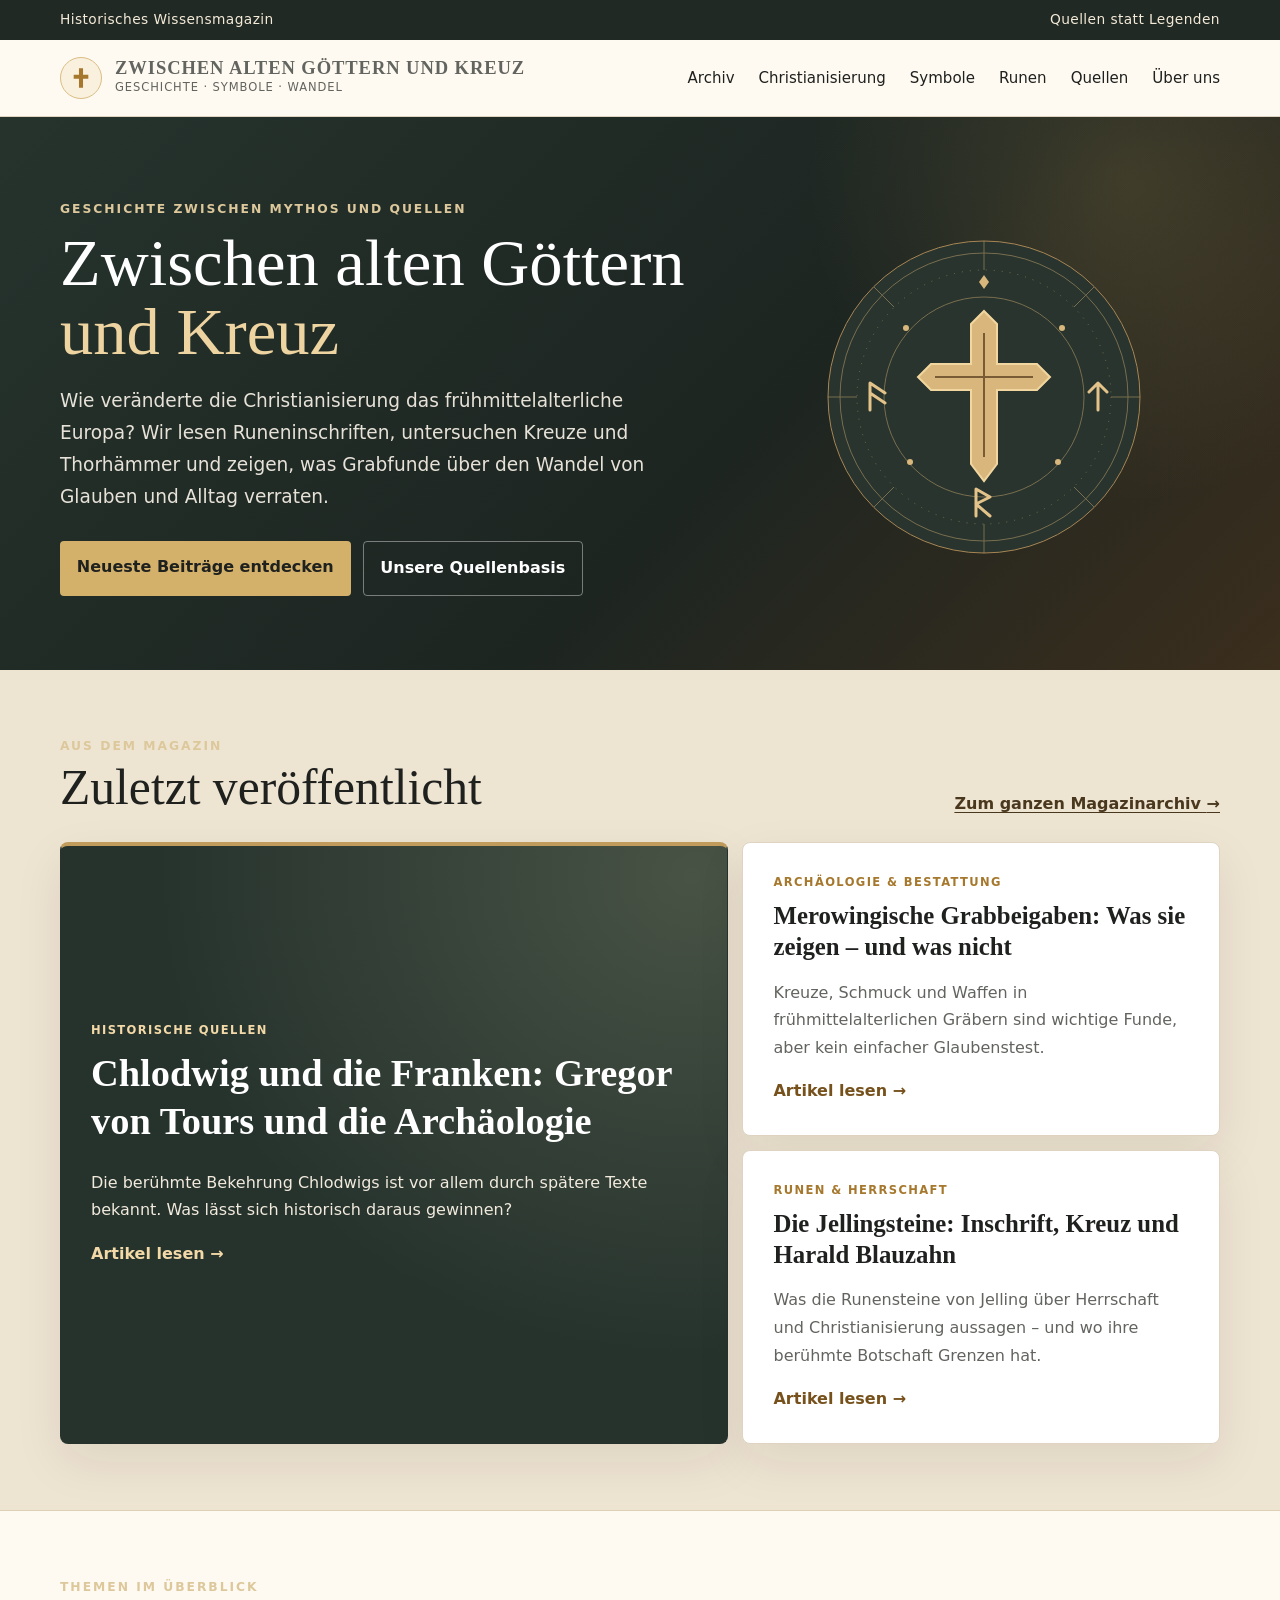
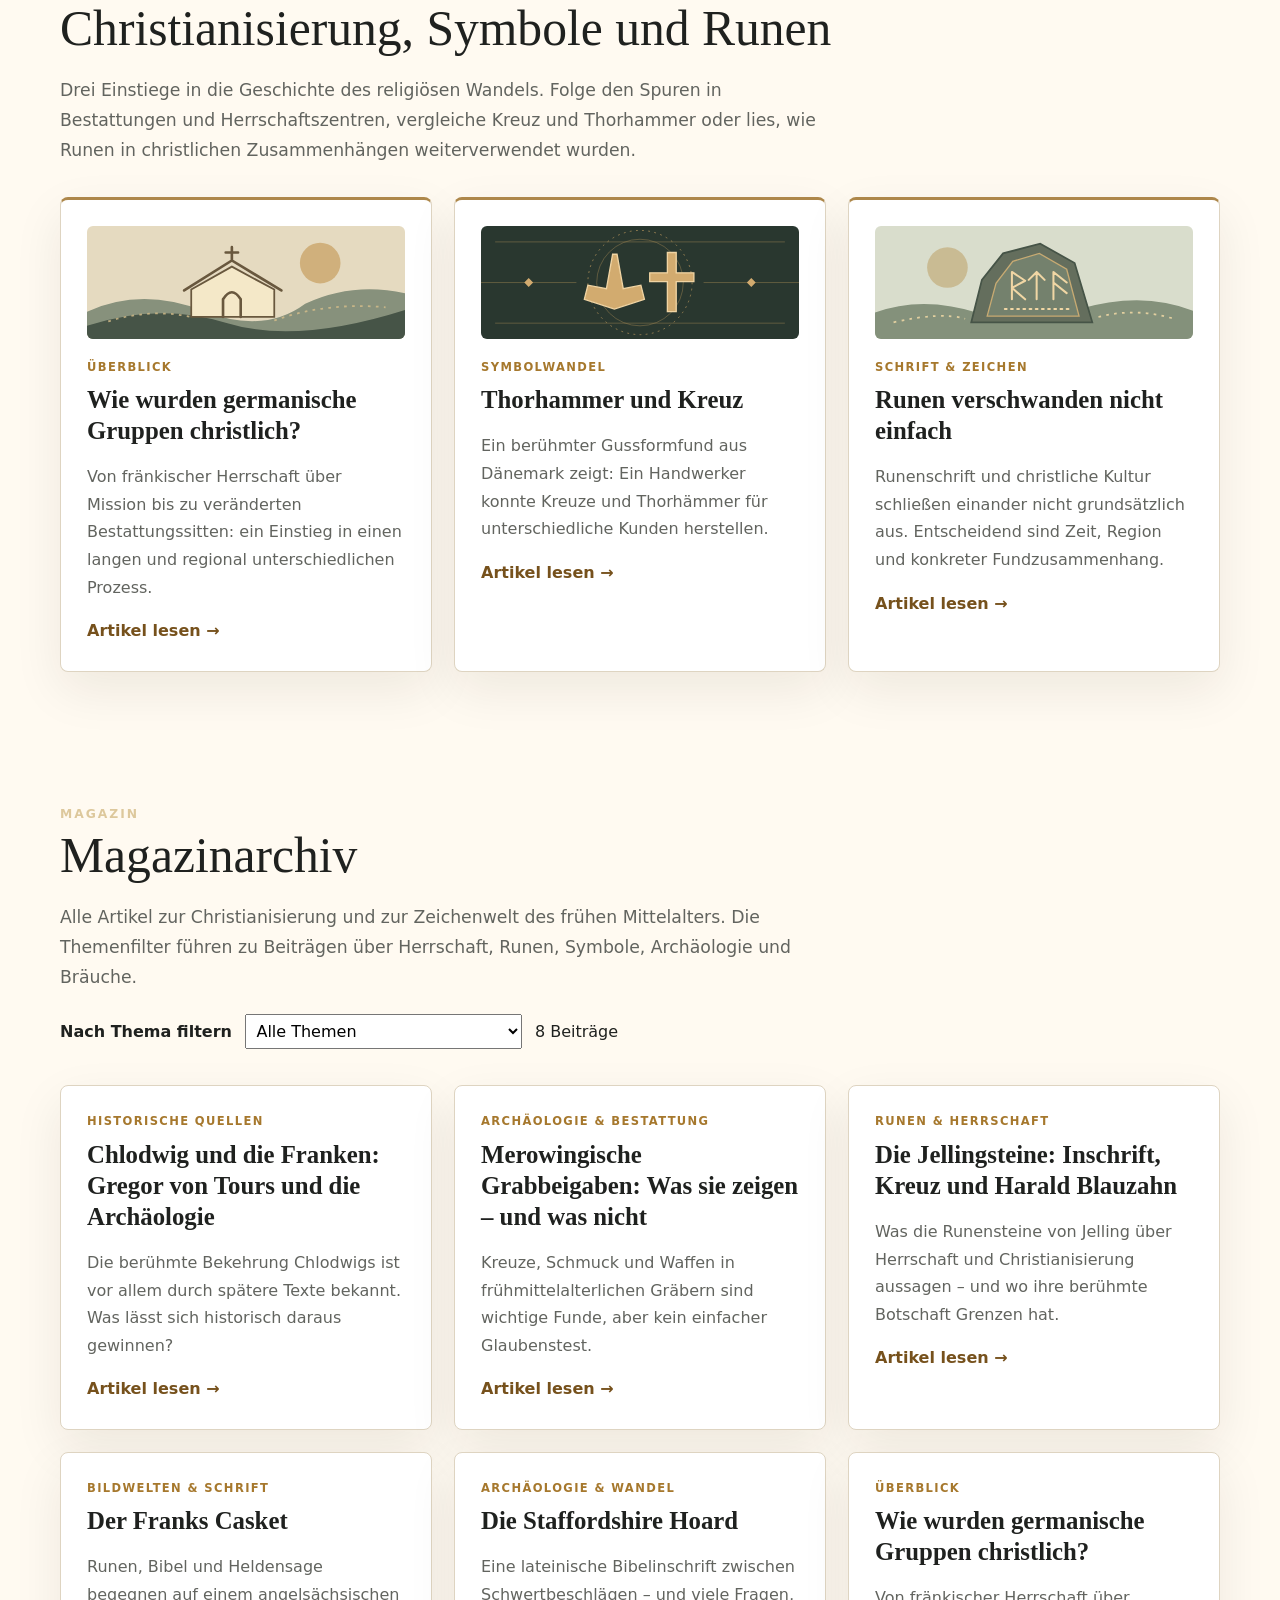
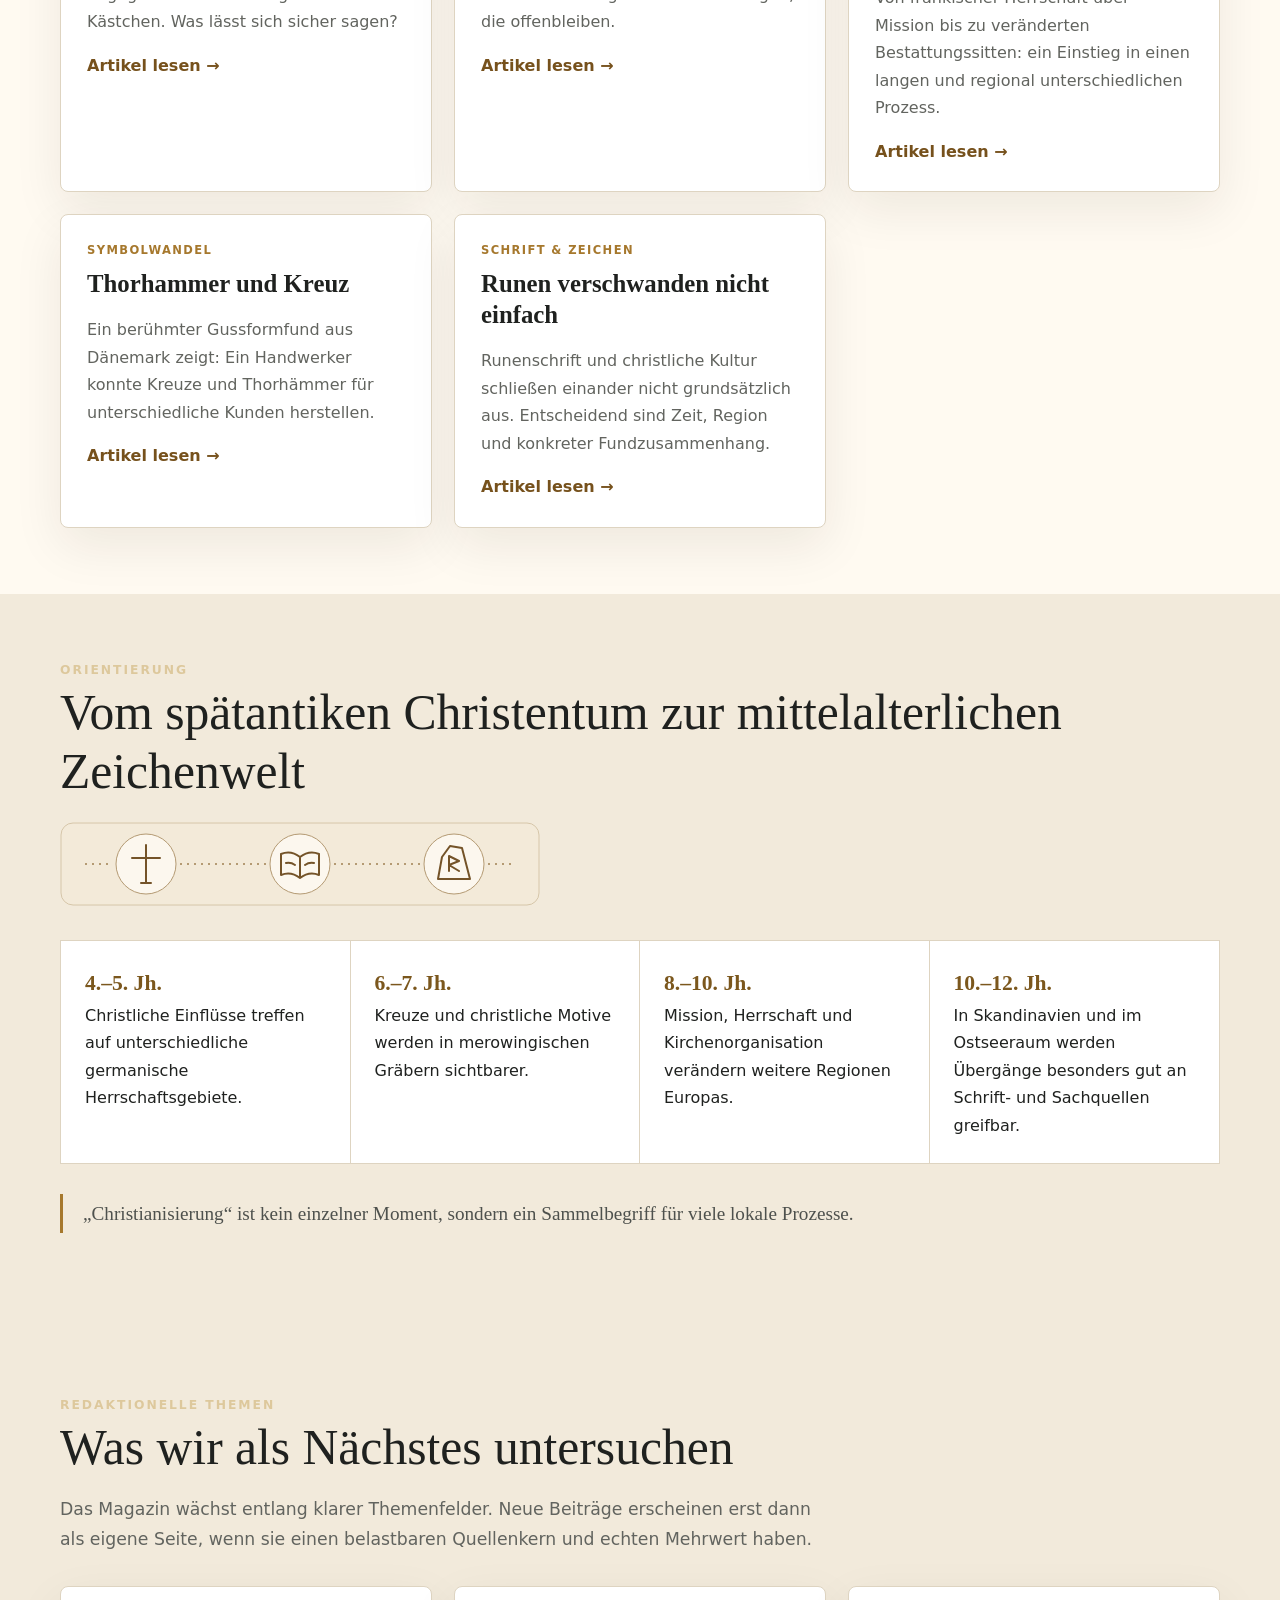
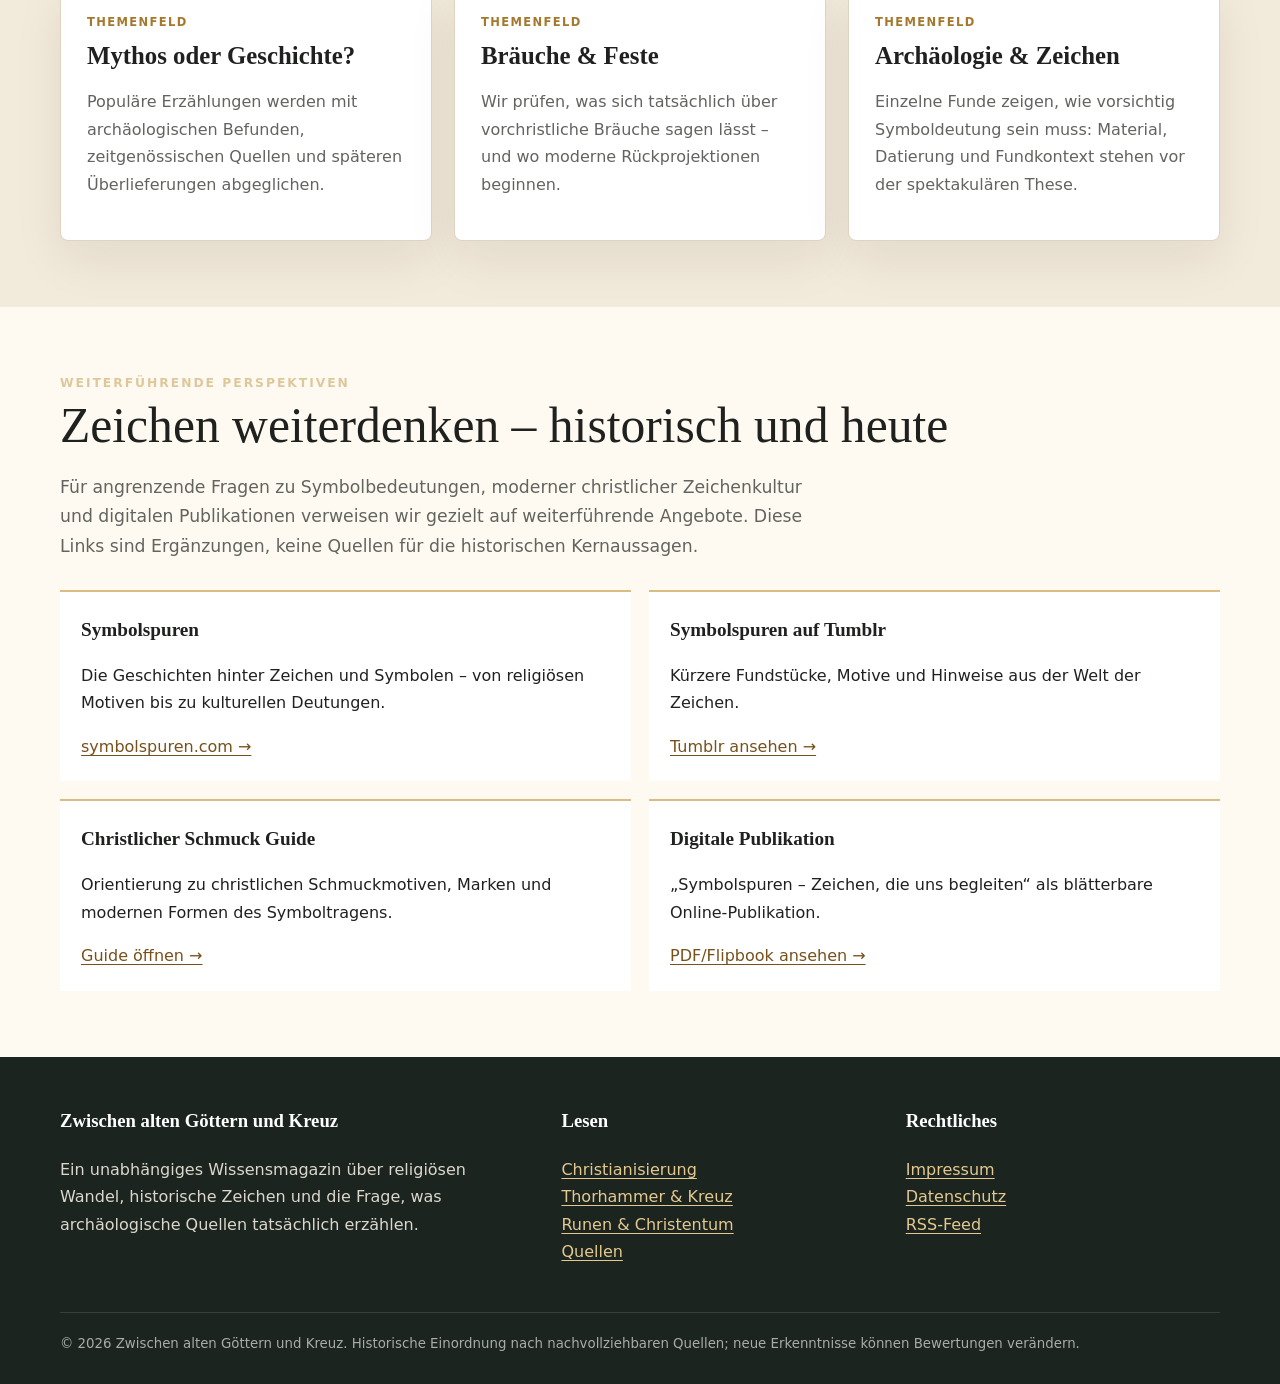
<file: index.html>
<!DOCTYPE html>

<html lang="de"><head>
<meta charset="utf-8"/><meta content="width=device-width,initial-scale=1" name="viewport"/>
<title>Christianisierung, Runen und Symbole | Zwischen alten Göttern und Kreuz</title><meta content="Wie veränderte das Christentum das frühmittelalterliche Europa? Ein Geschichtsmagazin über Runen, Thorhammer, Kreuze und archäologische Funde." name="description"/>
<link href="https://alte-goetter-und-kreuz.github.io/" rel="canonical"/><meta content="index,follow,max-image-preview:large" name="robots"/>
<meta content="#26332d" name="theme-color"/><link href="assets/favicon.svg" rel="icon" type="image/svg+xml"/>
<link href="assets/style.css" rel="stylesheet"/>
<meta content="website" property="og:type"/><meta content="Zwischen alten Göttern und Kreuz – Geschichte, Symbole, Glaube und kultureller Wandel" property="og:title"/><meta content="Wie veränderte das Christentum das frühmittelalterliche Europa? Ein Geschichtsmagazin über Runen, Thorhammer, Kreuze und archäologische Funde." property="og:description"/><meta content="https://alte-goetter-und-kreuz.github.io/" property="og:url"/>
<script type="application/ld+json">{"@context":"https://schema.org","@graph":[{"@type":"WebSite","name":"Zwischen alten Göttern und Kreuz","url":"https://alte-goetter-und-kreuz.github.io/","description":"Ein unabhängiges Wissensmagazin über Christianisierung, germanische und christliche Symbolwelten, Runen, Archäologie und den Wandel religiöser Zeichen.","inLanguage":"de-DE"},{"@type":"WebPage","name":"Christianisierung, Runen und Symbole | Zwischen alten Göttern und Kreuz","url":"https://alte-goetter-und-kreuz.github.io/","isPartOf":{"@type":"WebSite","url":"https://alte-goetter-und-kreuz.github.io/"},"inLanguage":"de-DE","description":"Wie veränderte das Christentum das frühmittelalterliche Europa? Ein Geschichtsmagazin über Runen, Thorhammer, Kreuze und archäologische Funde."}]}</script><link href="https://alte-goetter-und-kreuz.github.io/feed.xml" rel="alternate" title="Zwischen alten Göttern und Kreuz – RSS" type="application/rss+xml"/><meta content="de_DE" property="og:locale"/><meta content="summary" name="twitter:card"/><style>
#magazinarchiv .grid > [hidden],#magazinarchiv #archivfilter[hidden],#magazinarchiv #archivfilter ~ .kicker,#magazinarchiv #archivfilter ~ h2{display:none}
.hero .wrap{gap:clamp(22px,4vw,50px)}
.hero h1{font-size:clamp(2.65rem,5.2vw,5.25rem)}
.hero h1 span{display:block;color:#eed4a0}
.recent-edition{background:#eee4d2;border-bottom:1px solid #ddd0b8}
.edition-head{display:flex;align-items:end;justify-content:space-between;flex-wrap:wrap;gap:12px}
.edition-head h2{margin-bottom:0}
.edition-link{color:#4a381e;font-weight:700}
.recent-grid{display:grid;grid-template-columns:minmax(0,1.4fr) minmax(0,1fr);gap:14px;margin-top:24px}
.recent-grid .card{min-width:0;padding:clamp(18px,3vw,30px)}
.recent-grid .card:first-child{grid-row:span 2;display:flex;flex-direction:column;justify-content:center;min-height:270px;background:radial-gradient(ellipse at 95% 5%,#485345,#26332d 60%);color:#fff;border-color:#26332d;border-top:4px solid #c19b5c}
.recent-grid .card:first-child h3{font-size:clamp(1.65rem,3vw,2.6rem)}
.recent-grid .card:first-child p{color:#f1eadd}
.recent-grid .card:first-child .tag,.recent-grid .card:first-child a{color:#f3d9a7}
.topic-paths .card{border-top:3px solid #ad874a}
#magazinarchiv,#neueste-beitraege{scroll-margin-top:6rem}
@media(max-width:650px){.recent-grid{grid-template-columns:1fr}.recent-grid .card:first-child{min-height:0;grid-row:auto}.hero-symbol{min-height:0}.hero-symbol svg{max-width:230px}.edition-head{align-items:start}}
.topic-illustration{display:block;width:100%;height:auto;margin:0 0 1.15rem;border-radius:6px}
:where(main,.site-head,.footer) a:focus-visible{outline:2px solid #885a20;outline-offset:4px;border-radius:2px}
.hero a:focus-visible,.recent-grid .card:first-child a:focus-visible,.footer a:focus-visible{outline-color:#f3d9a7}
:where(.card,.linkbox):focus-within{border-color:#a77d41;box-shadow:0 9px 22px #26332d22}
@media(hover:hover) and (pointer:fine){
  :where(.card,.linkbox):hover{transform:translateY(-4px);border-color:#a77d41;box-shadow:0 12px 28px #26332d24}
  :where(main,.site-head,.footer) a:hover,.card a.more:hover,.linkbox a:hover{text-decoration:underline;text-underline-offset:.22em;text-decoration-thickness:.1em}
  .hero a.btn:hover{box-shadow:0 0 0 2px #eed4a0}
}
@media(prefers-reduced-motion:no-preference){
  :where(.card,.linkbox){transition:transform .18s ease,box-shadow .18s ease,border-color .18s ease}
}
@media(prefers-reduced-motion:reduce){
  :where(.card,.linkbox):hover{transform:none}
}
</style>
<meta name="google-site-verification" content="X_VVSb60kM8E5PTnqAky-SXhk5gzOqjSHrwiTIrvm5A" />
</head><body>
<a class="skip" href="#inhalt">Zum Inhalt</a>
<div class="topbar"><div class="wrap"><span>Historisches Wissensmagazin</span><span>Quellen statt Legenden</span></div></div>
<header class="site-head"><div class="wrap head-inner">
<a class="brand" href="./"><span class="brand-mark"><svg aria-hidden="true" viewbox="0 0 64 64"><path d="M27 8h10v16h13v10H37v22H27V34H14V24h13z" fill="#a6782d"></path></svg></span><span><strong>Zwischen alten Göttern und Kreuz</strong><span>Geschichte · Symbole · Wandel</span></span></a>
<button aria-controls="main-nav" aria-expanded="false" aria-label="Menü öffnen" class="menu-btn">Menü</button>
<nav aria-label="Hauptnavigation" id="main-nav"><ul>
<li><a href="#magazinarchiv">Archiv</a></li>
<li><a href="./christianisierung/">Christianisierung</a></li>
<li><a href="./thorhammer-und-kreuz/">Symbole</a></li>
<li><a href="./runen-und-christentum/">Runen</a></li>
<li><a href="./quellen/">Quellen</a></li>
<li><a href="./ueber/">Über uns</a></li>
</ul></nav></div></header>
<main id="inhalt">
<section class="hero"><div class="wrap"><div>
<div class="kicker">Geschichte zwischen Mythos und Quellen</div>
<h1>Zwischen alten Göttern <span>und Kreuz</span></h1>
<p>Wie veränderte die Christianisierung das frühmittelalterliche Europa? Wir lesen Runeninschriften, untersuchen Kreuze und Thorhämmer und zeigen, was Grabfunde über den Wandel von Glauben und Alltag verraten.</p>
<div class="actions"><a class="btn primary" href="#neueste-beitraege">Neueste Beiträge entdecken</a><a class="btn ghost" href="./quellen/">Unsere Quellenbasis</a></div>
</div><div aria-hidden="true" class="hero-symbol">
<svg xmlns="http://www.w3.org/2000/svg" viewBox="0 0 360 360" width="360" height="360" focusable="false" style="display:block;width:min(100%,360px);height:auto">
<circle cx="180" cy="180" r="156" fill="#28342d" stroke="#a78554"/>
<g fill="none" stroke="#c9a871" opacity=".5">
<circle cx="180" cy="180" r="144"/><circle cx="180" cy="180" r="127" stroke-dasharray="1 7"/><circle cx="180" cy="180" r="100"/>
<path d="M180 24v29m0 254v29M24 180h29m254 0h29M70 70l20 20m180 180 20 20m0-220-20 20M90 270l-20 20"/>
</g>
<path d="M180 94l13 13v40h40l13 13-13 13h-40v74l-13 17-13-17v-74h-40l-13-13 13-13h40v-40z" fill="#d9b77c" stroke="#f1d69f" stroke-width="2"/>
<path d="M180 116v124m-49-80h98" fill="none" stroke="#795c35" stroke-width="2"/>
<g fill="none" stroke="#e3c38a" stroke-width="3" stroke-linecap="round" stroke-linejoin="round">
<path d="M66 193v-27l15 10m-15 0 15 10m213 7v-27m-9 9 9-9 9 9M172 299v-27l14 8-14 7 14 12"/>
</g>
<g fill="#d9b77c"><path d="m180 58 5 7-5 7-5-7z"/><circle cx="102" cy="111" r="3"/><circle cx="258" cy="111" r="3"/><circle cx="106" cy="245" r="3"/><circle cx="254" cy="245" r="3"/></g>
</svg></div></div></section>
<section class="section recent-edition" id="neueste-beitraege" aria-labelledby="neuestetitel"><div class="wrap">
<div class="edition-head"><div><div class="kicker">Aus dem Magazin</div><h2 id="neuestetitel">Zuletzt veröffentlicht</h2></div><a class="edition-link" href="#magazinarchiv">Zum ganzen Magazinarchiv <span aria-hidden="true">→</span></a></div>
<div class="recent-grid" id="recent-cards"><article class="card"><div class="tag">Historische Quellen</div><h3>Chlodwig und die Franken: Gregor von Tours und die Archäologie</h3><p>Die berühmte Bekehrung Chlodwigs ist vor allem durch spätere Texte bekannt. Was lässt sich historisch daraus gewinnen?</p><a class="more" href="./clodwig-gregor-von-tours/">Artikel lesen →</a></article>
<article class="card"><div class="tag">Archäologie &amp; Bestattung</div><h3>Merowingische Grabbeigaben: Was sie zeigen – und was nicht</h3><p>Kreuze, Schmuck und Waffen in frühmittelalterlichen Gräbern sind wichtige Funde, aber kein einfacher Glaubenstest.</p><a class="more" href="./merowingische-graeber-grabbeigaben/">Artikel lesen →</a></article>
<article class="card"><div class="tag">Runen &amp; Herrschaft</div><h3>Die Jellingsteine: Inschrift, Kreuz und Harald Blauzahn</h3><p>Was die Runensteine von Jelling über Herrschaft und Christianisierung aussagen – und wo ihre berühmte Botschaft Grenzen hat.</p><a class="more" href="./jellingsteine-harald-blauzahn/">Artikel lesen →</a></article></div>
</div></section>
<section class="section topic-paths"><div class="wrap">
<div class="kicker">Themen im Überblick</div><h2>Christianisierung, Symbole und Runen</h2>
<p class="lead">Drei Einstiege in die Geschichte des religiösen Wandels. Folge den Spuren in Bestattungen und Herrschaftszentren, vergleiche Kreuz und Thorhammer oder lies, wie Runen in christlichen Zusammenhängen weiterverwendet wurden.</p>
<div class="grid">
<article class="card"><svg class="topic-illustration" xmlns="http://www.w3.org/2000/svg" aria-hidden="true" focusable="false" viewBox="0 0 360 128" width="360" height="128"><rect width="360" height="128" fill="#e5dac0"/><circle cx="264" cy="42" r="23" fill="#c59955" opacity=".63"/><path d="M0 97Q62 69 131 96T247 88Q300 63 360 76v52H0Z" fill="#87917c"/><path d="M0 113q81-27 159-3t201-15v33H0Z" fill="#465447"/><path d="M118 103V72l46-26 48 26v31z" fill="#f4e8c8" stroke="#69583e" stroke-width="2"/><path d="m110 73 54-34 56 34M164 39V24m-7 6h14M154 103V83q10-16 20 0v20" fill="none" stroke="#69583e" stroke-width="3" stroke-linecap="round"/><path d="M24 108q48-15 94-5m94 4q58-21 126-15" fill="none" stroke="#d7bf8a" opacity=".8" stroke-width="2" stroke-dasharray="3 6"/></svg><div class="tag">Überblick</div><h3>Wie wurden germanische Gruppen christlich?</h3><p>Von fränkischer Herrschaft über Mission bis zu veränderten Bestattungssitten: ein Einstieg in einen langen und regional unterschiedlichen Prozess.</p><a class="more" href="./christianisierung/">Artikel lesen →</a></article>
<article class="card"><svg class="topic-illustration" xmlns="http://www.w3.org/2000/svg" aria-hidden="true" focusable="false" viewBox="0 0 360 128" width="360" height="128"><rect width="360" height="128" fill="#29372f"/><g fill="none" stroke="#a38755"><circle cx="180" cy="64" r="49" opacity=".5"/><circle cx="180" cy="64" r="59" stroke-dasharray="2 5"/><path d="M0 64h108m144 0h108M16 18h328M16 110h328" opacity=".5"/></g><g fill="#d2ab6f" stroke="#f0d4a3" stroke-width="1.5"><path d="M149 32h5l7 39 20-4 4 16-34 11-34-11 4-16 21 4z"/><path d="M211 30h10v23h20v10h-20v34h-10V63h-20V53h20z"/></g><path d="m54 59 5 5-5 5-5-5zm252 0 5 5-5 5-5-5z" fill="#d2ab6f"/></svg><div class="tag">Symbolwandel</div><h3>Thorhammer und Kreuz</h3><p>Ein berühmter Gussformfund aus Dänemark zeigt: Ein Handwerker konnte Kreuze und Thorhämmer für unterschiedliche Kunden herstellen.</p><a class="more" href="./thorhammer-und-kreuz/">Artikel lesen →</a></article>
<article class="card"><svg class="topic-illustration" xmlns="http://www.w3.org/2000/svg" aria-hidden="true" focusable="false" viewBox="0 0 360 128" width="360" height="128"><rect width="360" height="128" fill="#d9ddcc"/><circle cx="82" cy="47" r="23" fill="#c2a975" opacity=".65"/><path d="M0 98q54-20 119 1t112-5q72-21 129 2v32H0Z" fill="#84917b"/><path d="m109 109 12-48 24-30 42-11 39 22 20 67z" fill="#646e5d" stroke="#465447" stroke-width="2"/><path d="m127 102 10-37 19-25 30-9 31 18 14 53z" fill="#74816d" stroke="#c7aa72" stroke-width="1.5"/><g fill="none" stroke="#f0d6a4" stroke-width="2.3" stroke-linecap="round" stroke-linejoin="round"><path d="M155 83V52l15 10-15 8 15 13m13 0V52m-9 9 9-9 9 9m10 22V52l15 12m-15 0 15 12"/><path d="M147 94h73" stroke-dasharray="2 5"/></g><path d="M21 109q53-12 81-4m151-2q42-11 85 2" fill="none" stroke="#e2cf9f" stroke-width="2" stroke-dasharray="3 6"/></svg><div class="tag">Schrift &amp; Zeichen</div><h3>Runen verschwanden nicht einfach</h3><p>Runenschrift und christliche Kultur schließen einander nicht grundsätzlich aus. Entscheidend sind Zeit, Region und konkreter Fundzusammenhang.</p><a class="more" href="./runen-und-christentum/">Artikel lesen →</a></article>
</div></div></section>
<section class="section" id="magazinarchiv" aria-labelledby="archivtitel"><div class="wrap">
<div class="kicker">Magazin</div><h2 id="archivtitel">Magazinarchiv</h2>
<p class="lead">Alle Artikel zur Christianisierung und zur Zeichenwelt des frühen Mittelalters. Die Themenfilter führen zu Beiträgen über Herrschaft, Runen, Symbole, Archäologie und Bräuche.</p>
<div id="archivfilter" hidden style="margin:0 0 1rem">
<label for="archivthema"><strong>Nach Thema filtern</strong></label>
<select id="archivthema" style="font:inherit;padding:.4rem;margin:.25rem .5rem;max-width:100%">
<option value="all">Alle Themen</option>
<option value="christianisierung">Christianisierung &amp; Herrschaft</option>
<option value="schrift">Runen, Schrift &amp; Quellen</option>
<option value="symbole">Symbole &amp; Bildwelten</option>
<option value="archaeologie">Archäologie &amp; Fundstücke</option>
<option value="braeuche">Bräuche &amp; Alltag</option>
<option value="weitere">Weitere Themen</option>
</select>
<span id="archivanzahl" role="status"></span>
</div>
<div class="kicker">Neue Beiträge</div><h2>Fundstücke, die Fragen öffnen</h2><div class="grid"><article class="card"><div class="tag">Historische Quellen</div><h3>Chlodwig und die Franken: Gregor von Tours und die Archäologie</h3><p>Die berühmte Bekehrung Chlodwigs ist vor allem durch spätere Texte bekannt. Was lässt sich historisch daraus gewinnen?</p><a class="more" href="./clodwig-gregor-von-tours/">Artikel lesen →</a></article><article class="card"><div class="tag">Archäologie &amp; Bestattung</div><h3>Merowingische Grabbeigaben: Was sie zeigen – und was nicht</h3><p>Kreuze, Schmuck und Waffen in frühmittelalterlichen Gräbern sind wichtige Funde, aber kein einfacher Glaubenstest.</p><a class="more" href="./merowingische-graeber-grabbeigaben/">Artikel lesen →</a></article><article class="card"><div class="tag">Runen &amp; Herrschaft</div><h3>Die Jellingsteine: Inschrift, Kreuz und Harald Blauzahn</h3><p>Was die Runensteine von Jelling über Herrschaft und Christianisierung aussagen – und wo ihre berühmte Botschaft Grenzen hat.</p><a class="more" href="./jellingsteine-harald-blauzahn/">Artikel lesen →</a></article><article class="card"><div class="tag">Bildwelten &amp; Schrift</div><h3>Der Franks Casket</h3><p>Runen, Bibel und Heldensage begegnen auf einem angelsächsischen Kästchen. Was lässt sich sicher sagen?</p><a class="more" href="./franks-casket/">Artikel lesen →</a></article><article class="card"><div class="tag">Archäologie &amp; Wandel</div><h3>Die Staffordshire Hoard</h3><p>Eine lateinische Bibelinschrift zwischen Schwertbeschlägen – und viele Fragen, die offenbleiben.</p><a class="more" href="./staffordshire-hoard/">Artikel lesen →</a></article><article class="card"><div class="tag">Überblick</div><h3>Wie wurden germanische Gruppen christlich?</h3><p>Von fränkischer Herrschaft über Mission bis zu veränderten Bestattungssitten: ein Einstieg in einen langen und regional unterschiedlichen Prozess.</p><a class="more" href="./christianisierung/">Artikel lesen →</a></article>
<article class="card"><div class="tag">Symbolwandel</div><h3>Thorhammer und Kreuz</h3><p>Ein berühmter Gussformfund aus Dänemark zeigt: Ein Handwerker konnte Kreuze und Thorhämmer für unterschiedliche Kunden herstellen.</p><a class="more" href="./thorhammer-und-kreuz/">Artikel lesen →</a></article>
<article class="card"><div class="tag">Schrift &amp; Zeichen</div><h3>Runen verschwanden nicht einfach</h3><p>Runenschrift und christliche Kultur schließen einander nicht grundsätzlich aus. Entscheidend sind Zeit, Region und konkreter Fundzusammenhang.</p><a class="more" href="./runen-und-christentum/">Artikel lesen →</a></article></div></div></section>
<script>
(() => {
  const archive = document.querySelector('#magazinarchiv');
  const filter = archive.querySelector('#archivfilter');
  const select = filter.querySelector('select');
  const cards = [...archive.querySelectorAll('.grid > article')];
  const themes = {
    christianisierung: /christianisierung|herrschaft|mission|politik|überblick/,
    schrift: /runen|schrift|quellen|sprache/,
    symbole: /symbol|zeichen|bildwelten|kunst/,
    archaeologie: /archäologie|bestattung|fundstücke|objekte/,
    braeuche: /bräuche|alltag|ritual|feste/
  };
  const entries = cards.map(card => {
    const tag = card.querySelector('.tag').textContent.toLocaleLowerCase('de');
    const matches = Object.keys(themes).filter(theme => themes[theme].test(tag));
    return { card, topics: matches.length ? matches : ['weitere'] };
  });
  for (const option of select.options) {
    if (option.value !== 'all') option.hidden = !entries.some(entry => entry.topics.includes(option.value));
  }
  function showArticles() {
    let count = 0;
    for (const { card, topics } of entries) {
      const visible = select.value === 'all' || topics.includes(select.value);
      card.hidden = !visible;
      if (visible) count++;
    }
    filter.querySelector('#archivanzahl').textContent = count === 1 ? '1 Beitrag' : count + ' Beiträge';
  }
  select.addEventListener('change', showArticles);
  showArticles();
  filter.hidden = false;
})();
</script>
<section class="section alt"><div class="wrap">
<div class="kicker">Orientierung</div><h2>Vom spätantiken Christentum zur mittelalterlichen Zeichenwelt</h2>
<svg xmlns="http://www.w3.org/2000/svg" aria-hidden="true" focusable="false" viewBox="0 0 480 84" width="480" height="84" style="display:block;width:min(100%,480px);height:auto;margin-top:20px">
<rect x="1" y="1" width="478" height="82" rx="12" fill="#f3ead9" stroke="#d6c6a9"/>
<path d="M25 42h27m68 0h86m68 0h86m68 0h27" fill="none" stroke="#b49a73" stroke-width="2" stroke-dasharray="2 5"/>
<g fill="#fcf7ee" stroke="#b49a73"><circle cx="86" cy="42" r="30"/><circle cx="240" cy="42" r="30"/><circle cx="394" cy="42" r="30"/></g>
<g fill="none" stroke="#745328" stroke-width="2" stroke-linecap="round" stroke-linejoin="round">
<path d="M86 23v38m-14-25h28M81 61h10"/>
<path d="M221 32q10-4 19 3 9-7 19-3v21q-10-4-19 3-9-7-19-3zM240 35v21m-14-15q5-1 9 2m10 0q4-3 9-2"/>
<path d="m378 57 4-22 8-11 12 2 8 31zM389 49V34l10 5-10 4 10 6"/>
</g></svg>
<div class="timeline">
<div><b>4.–5. Jh.</b><span>Christliche Einflüsse treffen auf unterschiedliche germanische Herrschaftsgebiete.</span></div>
<div><b>6.–7. Jh.</b><span>Kreuze und christliche Motive werden in merowingischen Gräbern sichtbarer.</span></div>
<div><b>8.–10. Jh.</b><span>Mission, Herrschaft und Kirchenorganisation verändern weitere Regionen Europas.</span></div>
<div><b>10.–12. Jh.</b><span>In Skandinavien und im Ostseeraum werden Übergänge besonders gut an Schrift- und Sachquellen greifbar.</span></div>
</div>
<div class="quote">„Christianisierung“ ist kein einzelner Moment, sondern ein Sammelbegriff für viele lokale Prozesse.</div>
</div></section>
<section class="section alt"><div class="wrap"><div class="kicker">Redaktionelle Themen</div><h2>Was wir als Nächstes untersuchen</h2><p class="lead">Das Magazin wächst entlang klarer Themenfelder. Neue Beiträge erscheinen erst dann als eigene Seite, wenn sie einen belastbaren Quellenkern und echten Mehrwert haben.</p><div class="grid"><article class="card"><div class="tag">Themenfeld</div><h3>Mythos oder Geschichte?</h3><p>Populäre Erzählungen werden mit archäologischen Befunden, zeitgenössischen Quellen und späteren Überlieferungen abgeglichen.</p></article><article class="card"><div class="tag">Themenfeld</div><h3>Bräuche &amp; Feste</h3><p>Wir prüfen, was sich tatsächlich über vorchristliche Bräuche sagen lässt – und wo moderne Rückprojektionen beginnen.</p></article><article class="card"><div class="tag">Themenfeld</div><h3>Archäologie &amp; Zeichen</h3><p>Einzelne Funde zeigen, wie vorsichtig Symboldeutung sein muss: Material, Datierung und Fundkontext stehen vor der spektakulären These.</p></article></div></div></section><section class="section"><div class="wrap">
<div class="kicker">Weiterführende Perspektiven</div><h2>Zeichen weiterdenken – historisch und heute</h2>
<p class="lead">Für angrenzende Fragen zu Symbolbedeutungen, moderner christlicher Zeichenkultur und digitalen Publikationen verweisen wir gezielt auf weiterführende Angebote. Diese Links sind Ergänzungen, keine Quellen für die historischen Kernaussagen.</p>
<div class="links-grid">
<div class="linkbox"><strong>Symbolspuren</strong><p>Die Geschichten hinter Zeichen und Symbolen – von religiösen Motiven bis zu kulturellen Deutungen.</p><a href="https://www.symbolspuren.com/">symbolspuren.com →</a></div>
<div class="linkbox"><strong>Symbolspuren auf Tumblr</strong><p>Kürzere Fundstücke, Motive und Hinweise aus der Welt der Zeichen.</p><a href="https://symbolspuren.tumblr.com/">Tumblr ansehen →</a></div>
<div class="linkbox"><strong>Christlicher Schmuck Guide</strong><p>Orientierung zu christlichen Schmuckmotiven, Marken und modernen Formen des Symboltragens.</p><a href="https://christlicherschmuckguide.wordpress.com/">Guide öffnen →</a></div>
<div class="linkbox"><strong>Digitale Publikation</strong><p>„Symbolspuren – Zeichen, die uns begleiten“ als blätterbare Online-Publikation.</p><a href="https://heyzine.com/flip-book/310cea502b.html">PDF/Flipbook ansehen →</a></div>
</div></div></section>
</main>
<footer class="footer"><div class="wrap"><div class="footer-grid">
<div><h3>Zwischen alten Göttern und Kreuz</h3><p>Ein unabhängiges Wissensmagazin über religiösen Wandel, historische Zeichen und die Frage, was archäologische Quellen tatsächlich erzählen.</p></div>
<div><h3>Lesen</h3><p><a href="./christianisierung/">Christianisierung</a><br/><a href="./thorhammer-und-kreuz/">Thorhammer &amp; Kreuz</a><br/><a href="./runen-und-christentum/">Runen &amp; Christentum</a><br/><a href="./quellen/">Quellen</a></p></div>
<div><h3>Rechtliches</h3><p><a href="./impressum/">Impressum</a><br/><a href="./datenschutz/">Datenschutz</a><br/><a href="./feed.xml">RSS-Feed</a></p></div>
</div><small>© 2026 Zwischen alten Göttern und Kreuz. Historische Einordnung nach nachvollziehbaren Quellen; neue Erkenntnisse können Bewertungen verändern.</small></div></footer>
<script src="assets/main.js"></script></body></html>
</file>
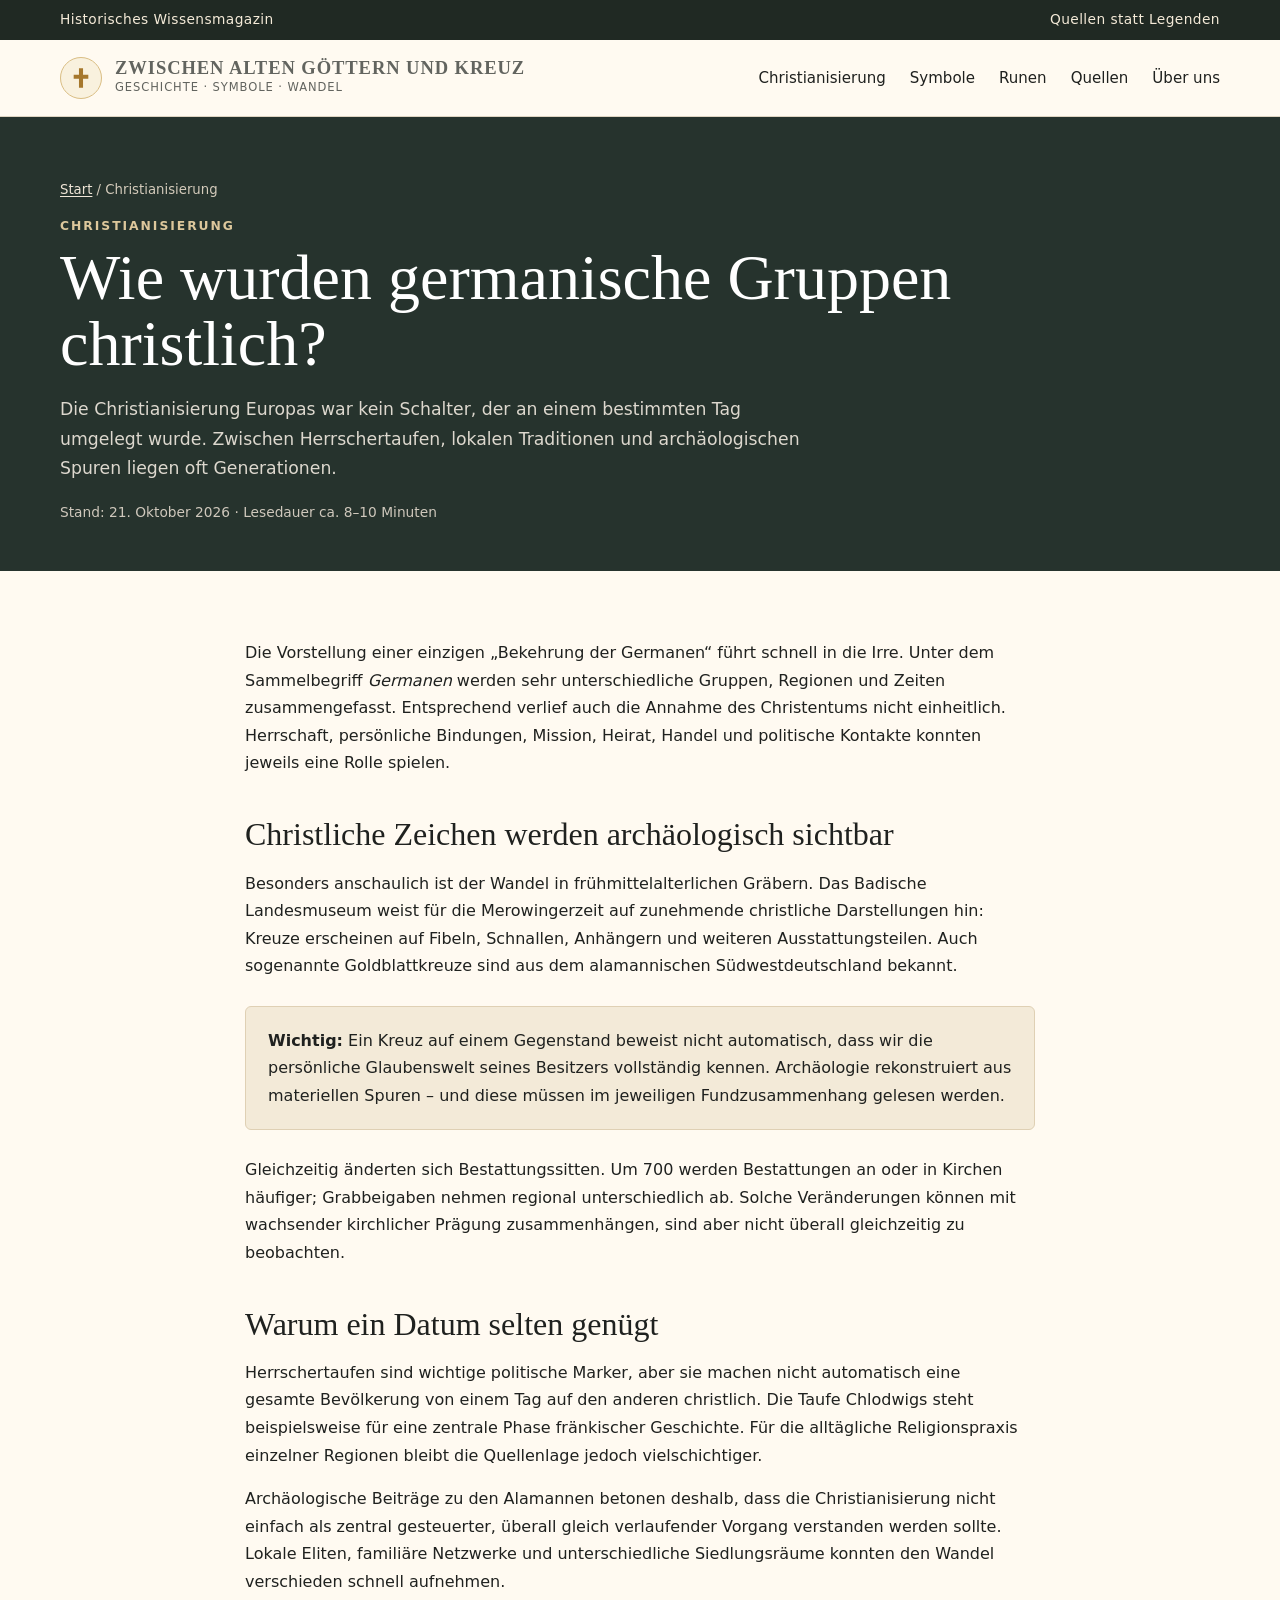
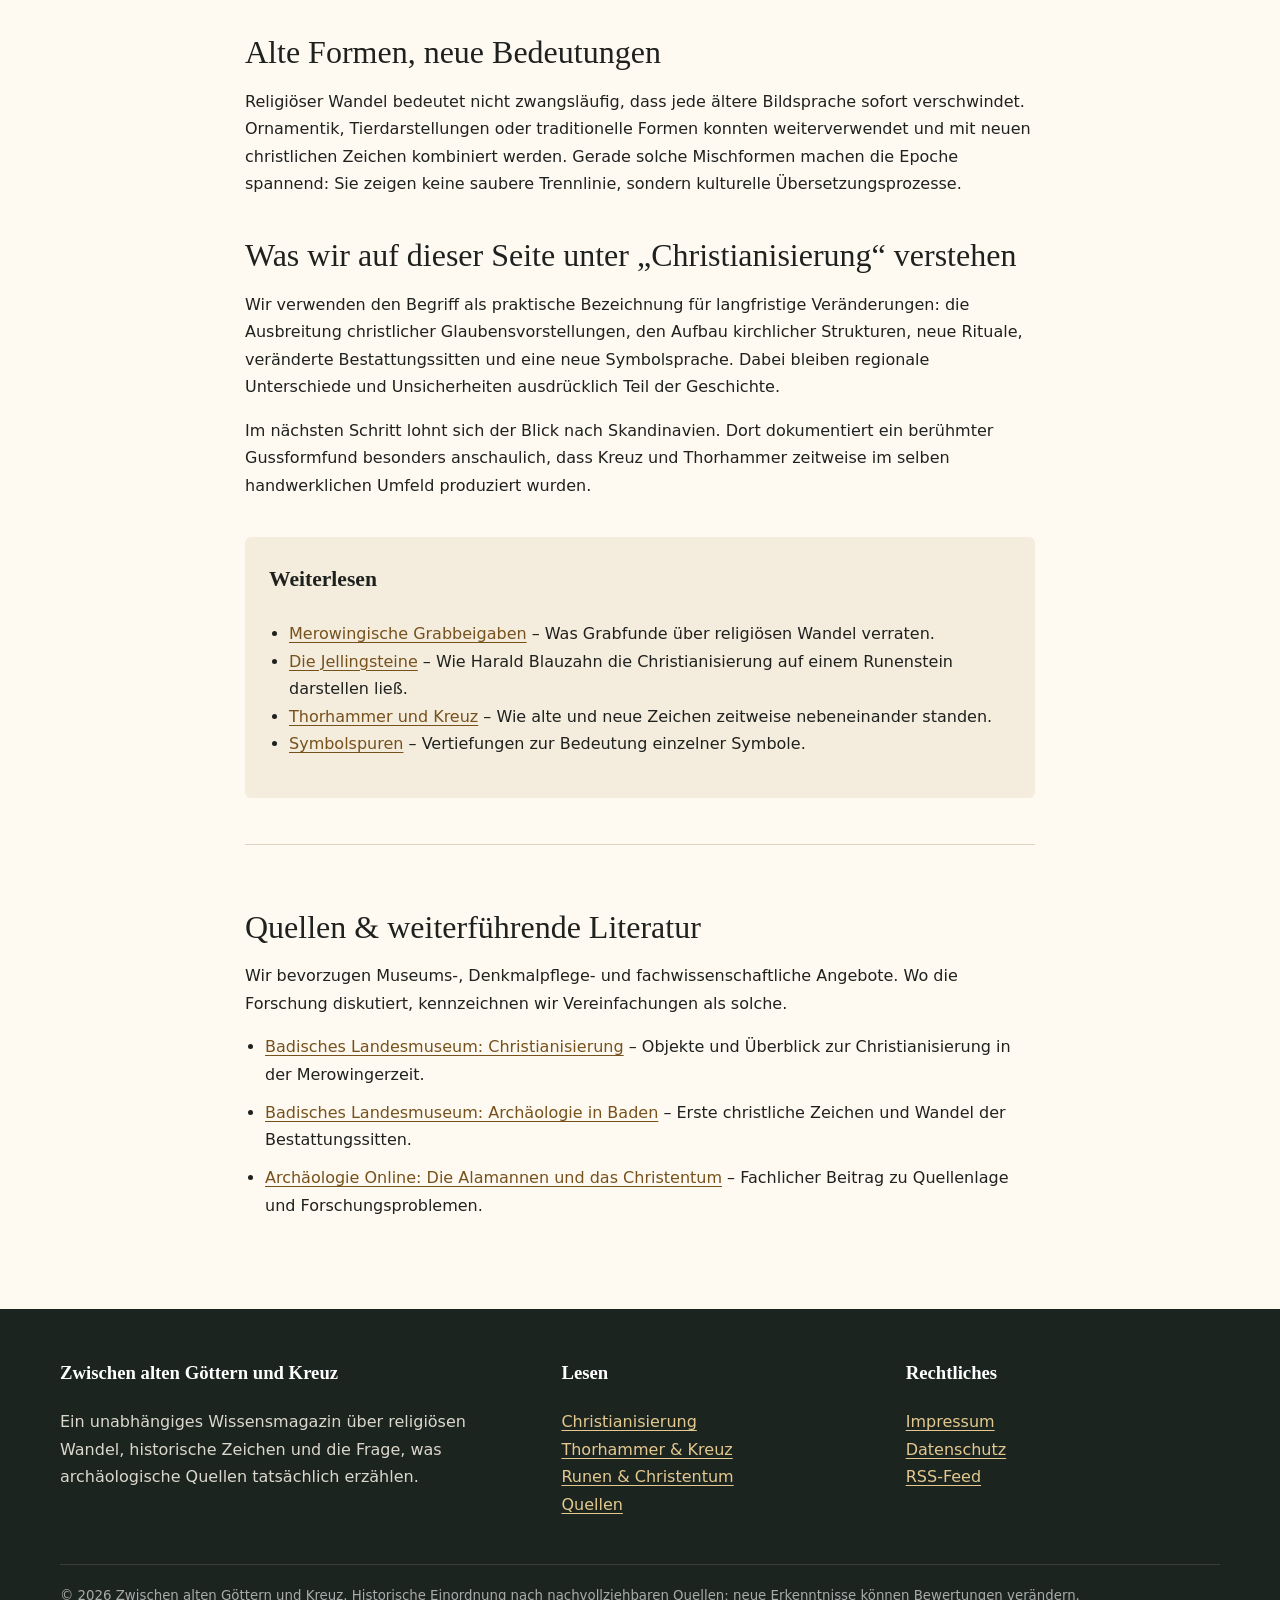
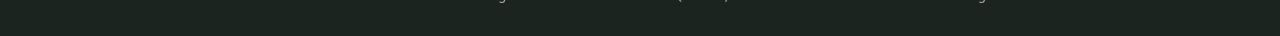
<file: christianisierung/index.html>
<!DOCTYPE html>

<html lang="de">
<head>
<meta charset="utf-8"/>
<meta content="width=device-width,initial-scale=1" name="viewport"/>
<title>Wie wurden germanische Gruppen christlich? | Zwischen alten Göttern und Kreuz</title>
<meta content="Christianisierung im Frühmittelalter: Was archäologische Funde, Grabbräuche und christliche Zeichen über den religiösen Wandel verraten." name="description"/>
<link href="https://alte-goetter-und-kreuz.github.io/christianisierung/" rel="canonical"/>
<meta content="index,follow,max-image-preview:large" name="robots"/>
<meta content="#26332d" name="theme-color"/>
<link href="../assets/favicon.svg" rel="icon" type="image/svg+xml"/>
<link href="../assets/style.css" rel="stylesheet"/>
<meta content="article" property="og:type"/>
<meta content="Wie wurden germanische Gruppen christlich? | Zwischen alten Göttern und Kreuz" property="og:title"/>
<meta content="Christianisierung im Frühmittelalter: Was archäologische Funde, Grabbräuche und christliche Zeichen über den religiösen Wandel verraten." property="og:description"/>
<meta content="https://alte-goetter-und-kreuz.github.io/christianisierung/" property="og:url"/>
<meta content="Zwischen alten Göttern und Kreuz" property="og:site_name"/>
<script type="application/ld+json">{"@context": "https://schema.org", "@type": "Article", "name": "Wie wurden germanische Gruppen christlich? | Zwischen alten Göttern und Kreuz", "description": "Christianisierung im Frühmittelalter: Was archäologische Funde, Grabbräuche und christliche Zeichen über den religiösen Wandel verraten.", "url": "https://alte-goetter-und-kreuz.github.io/christianisierung/", "inLanguage": "de-DE", "headline": "Wie wurden germanische Gruppen christlich?", "datePublished": "2026-10-21", "dateModified": "2026-10-21", "mainEntityOfPage": "https://alte-goetter-und-kreuz.github.io/christianisierung/", "isPartOf": {"@type": "WebSite", "name": "Zwischen alten Göttern und Kreuz", "url": "https://alte-goetter-und-kreuz.github.io/"}}</script>
<link href="https://alte-goetter-und-kreuz.github.io/feed.xml" rel="alternate" title="Zwischen alten Göttern und Kreuz – RSS" type="application/rss+xml"/><meta content="de_DE" property="og:locale"/><meta content="summary" name="twitter:card"/></head><body>
<a class="skip" href="#inhalt">Zum Inhalt</a>
<div class="topbar"><div class="wrap"><span>Historisches Wissensmagazin</span><span>Quellen statt Legenden</span></div></div>
<header class="site-head"><div class="wrap head-inner">
<a class="brand" href="../"><span class="brand-mark"><svg aria-hidden="true" viewbox="0 0 64 64"><path d="M27 8h10v16h13v10H37v22H27V34H14V24h13z" fill="#a6782d"></path></svg></span><span><strong>Zwischen alten Göttern und Kreuz</strong><span>Geschichte · Symbole · Wandel</span></span></a>
<button aria-controls="main-nav" aria-expanded="false" aria-label="Menü öffnen" class="menu-btn">Menü</button>
<nav aria-label="Hauptnavigation" id="main-nav"><ul>
<li><a href="../christianisierung/">Christianisierung</a></li>
<li><a href="../thorhammer-und-kreuz/">Symbole</a></li>
<li><a href="../runen-und-christentum/">Runen</a></li>
<li><a href="../quellen/">Quellen</a></li>
<li><a href="../ueber/">Über uns</a></li>
</ul></nav></div></header>
<main id="inhalt">
<section class="page-hero"><div class="wrap"><div class="breadcrumb"><a href="../">Start</a> / Christianisierung</div><div class="kicker">Christianisierung</div><h1>Wie wurden germanische Gruppen christlich?</h1><p>Die Christianisierung Europas war kein Schalter, der an einem bestimmten Tag umgelegt wurde. Zwischen Herrschertaufen, lokalen Traditionen und archäologischen Spuren liegen oft Generationen.</p><div class="article-meta">Stand: 21. Oktober 2026 · Lesedauer ca. 8–10 Minuten</div></div></section>
<article class="content">
<p>Die Vorstellung einer einzigen „Bekehrung der Germanen“ führt schnell in die Irre. Unter dem Sammelbegriff <em>Germanen</em> werden sehr unterschiedliche Gruppen, Regionen und Zeiten zusammengefasst. Entsprechend verlief auch die Annahme des Christentums nicht einheitlich. Herrschaft, persönliche Bindungen, Mission, Heirat, Handel und politische Kontakte konnten jeweils eine Rolle spielen.</p>
<h2>Christliche Zeichen werden archäologisch sichtbar</h2>
<p>Besonders anschaulich ist der Wandel in frühmittelalterlichen Gräbern. Das Badische Landesmuseum weist für die Merowingerzeit auf zunehmende christliche Darstellungen hin: Kreuze erscheinen auf Fibeln, Schnallen, Anhängern und weiteren Ausstattungsteilen. Auch sogenannte Goldblattkreuze sind aus dem alamannischen Südwestdeutschland bekannt.</p>
<div class="note"><strong>Wichtig:</strong> Ein Kreuz auf einem Gegenstand beweist nicht automatisch, dass wir die persönliche Glaubenswelt seines Besitzers vollständig kennen. Archäologie rekonstruiert aus materiellen Spuren – und diese müssen im jeweiligen Fundzusammenhang gelesen werden.</div>
<p>Gleichzeitig änderten sich Bestattungssitten. Um 700 werden Bestattungen an oder in Kirchen häufiger; Grabbeigaben nehmen regional unterschiedlich ab. Solche Veränderungen können mit wachsender kirchlicher Prägung zusammenhängen, sind aber nicht überall gleichzeitig zu beobachten.</p>
<h2>Warum ein Datum selten genügt</h2>
<p>Herrschertaufen sind wichtige politische Marker, aber sie machen nicht automatisch eine gesamte Bevölkerung von einem Tag auf den anderen christlich. Die Taufe Chlodwigs steht beispielsweise für eine zentrale Phase fränkischer Geschichte. Für die alltägliche Religionspraxis einzelner Regionen bleibt die Quellenlage jedoch vielschichtiger.</p>
<p>Archäologische Beiträge zu den Alamannen betonen deshalb, dass die Christianisierung nicht einfach als zentral gesteuerter, überall gleich verlaufender Vorgang verstanden werden sollte. Lokale Eliten, familiäre Netzwerke und unterschiedliche Siedlungsräume konnten den Wandel verschieden schnell aufnehmen.</p>
<h2>Alte Formen, neue Bedeutungen</h2>
<p>Religiöser Wandel bedeutet nicht zwangsläufig, dass jede ältere Bildsprache sofort verschwindet. Ornamentik, Tierdarstellungen oder traditionelle Formen konnten weiterverwendet und mit neuen christlichen Zeichen kombiniert werden. Gerade solche Mischformen machen die Epoche spannend: Sie zeigen keine saubere Trennlinie, sondern kulturelle Übersetzungsprozesse.</p>
<h2>Was wir auf dieser Seite unter „Christianisierung“ verstehen</h2>
<p>Wir verwenden den Begriff als praktische Bezeichnung für langfristige Veränderungen: die Ausbreitung christlicher Glaubensvorstellungen, den Aufbau kirchlicher Strukturen, neue Rituale, veränderte Bestattungssitten und eine neue Symbolsprache. Dabei bleiben regionale Unterschiede und Unsicherheiten ausdrücklich Teil der Geschichte.</p>
<p>Im nächsten Schritt lohnt sich der Blick nach Skandinavien. Dort dokumentiert ein berühmter Gussformfund besonders anschaulich, dass Kreuz und Thorhammer zeitweise im selben handwerklichen Umfeld produziert wurden.</p>
<div class="article-links"><h3>Weiterlesen</h3><ul><li><a href="../merowingische-graeber-grabbeigaben/">Merowingische Grabbeigaben</a> – Was Grabfunde über religiösen Wandel verraten.</li><li><a href="../jellingsteine-harald-blauzahn/">Die Jellingsteine</a> – Wie Harald Blauzahn die Christianisierung auf einem Runenstein darstellen ließ.</li><li><a href="../thorhammer-und-kreuz/">Thorhammer und Kreuz</a> – Wie alte und neue Zeichen zeitweise nebeneinander standen.</li><li><a href="https://www.symbolspuren.com/">Symbolspuren</a> – Vertiefungen zur Bedeutung einzelner Symbole.</li></ul></div>
<div class="sources"><h2>Quellen &amp; weiterführende Literatur</h2><p>Wir bevorzugen Museums-, Denkmalpflege- und fachwissenschaftliche Angebote. Wo die Forschung diskutiert, kennzeichnen wir Vereinfachungen als solche.</p><ul><li><a href="https://katalog.landesmuseum.de/ausstellungen/bee00ea0-b7ee-4609-a535-9dbbd3bf6905/844dfb60-b1d3-4357-8585-0f28c57c07d6/31a963cd-8559-4844-96cd-e768676d5887">Badisches Landesmuseum: Christianisierung</a> – Objekte und Überblick zur Christianisierung in der Merowingerzeit.</li><li><a href="https://www.landesmuseum.de/archaeologie-in-baden/aib-screen-13">Badisches Landesmuseum: Archäologie in Baden</a> – Erste christliche Zeichen und Wandel der Bestattungssitten.</li><li><a href="https://www.archaeologie-online.de/artikel/2001/thema-alamannen/die-alamannen-und-das-christentum/">Archäologie Online: Die Alamannen und das Christentum</a> – Fachlicher Beitrag zu Quellenlage und Forschungsproblemen.</li></ul></div>
</article></main>
<footer class="footer"><div class="wrap"><div class="footer-grid">
<div><h3>Zwischen alten Göttern und Kreuz</h3><p>Ein unabhängiges Wissensmagazin über religiösen Wandel, historische Zeichen und die Frage, was archäologische Quellen tatsächlich erzählen.</p></div>
<div><h3>Lesen</h3><p><a href="../christianisierung/">Christianisierung</a><br/><a href="../thorhammer-und-kreuz/">Thorhammer &amp; Kreuz</a><br/><a href="../runen-und-christentum/">Runen &amp; Christentum</a><br/><a href="../quellen/">Quellen</a></p></div>
<div><h3>Rechtliches</h3><p><a href="../impressum/">Impressum</a><br/><a href="../datenschutz/">Datenschutz</a><br/><a href="../feed.xml">RSS-Feed</a></p></div>
</div><small>© 2026 Zwischen alten Göttern und Kreuz. Historische Einordnung nach nachvollziehbaren Quellen; neue Erkenntnisse können Bewertungen verändern.</small></div></footer>
<script src="../assets/main.js"></script></body></html>
</file>
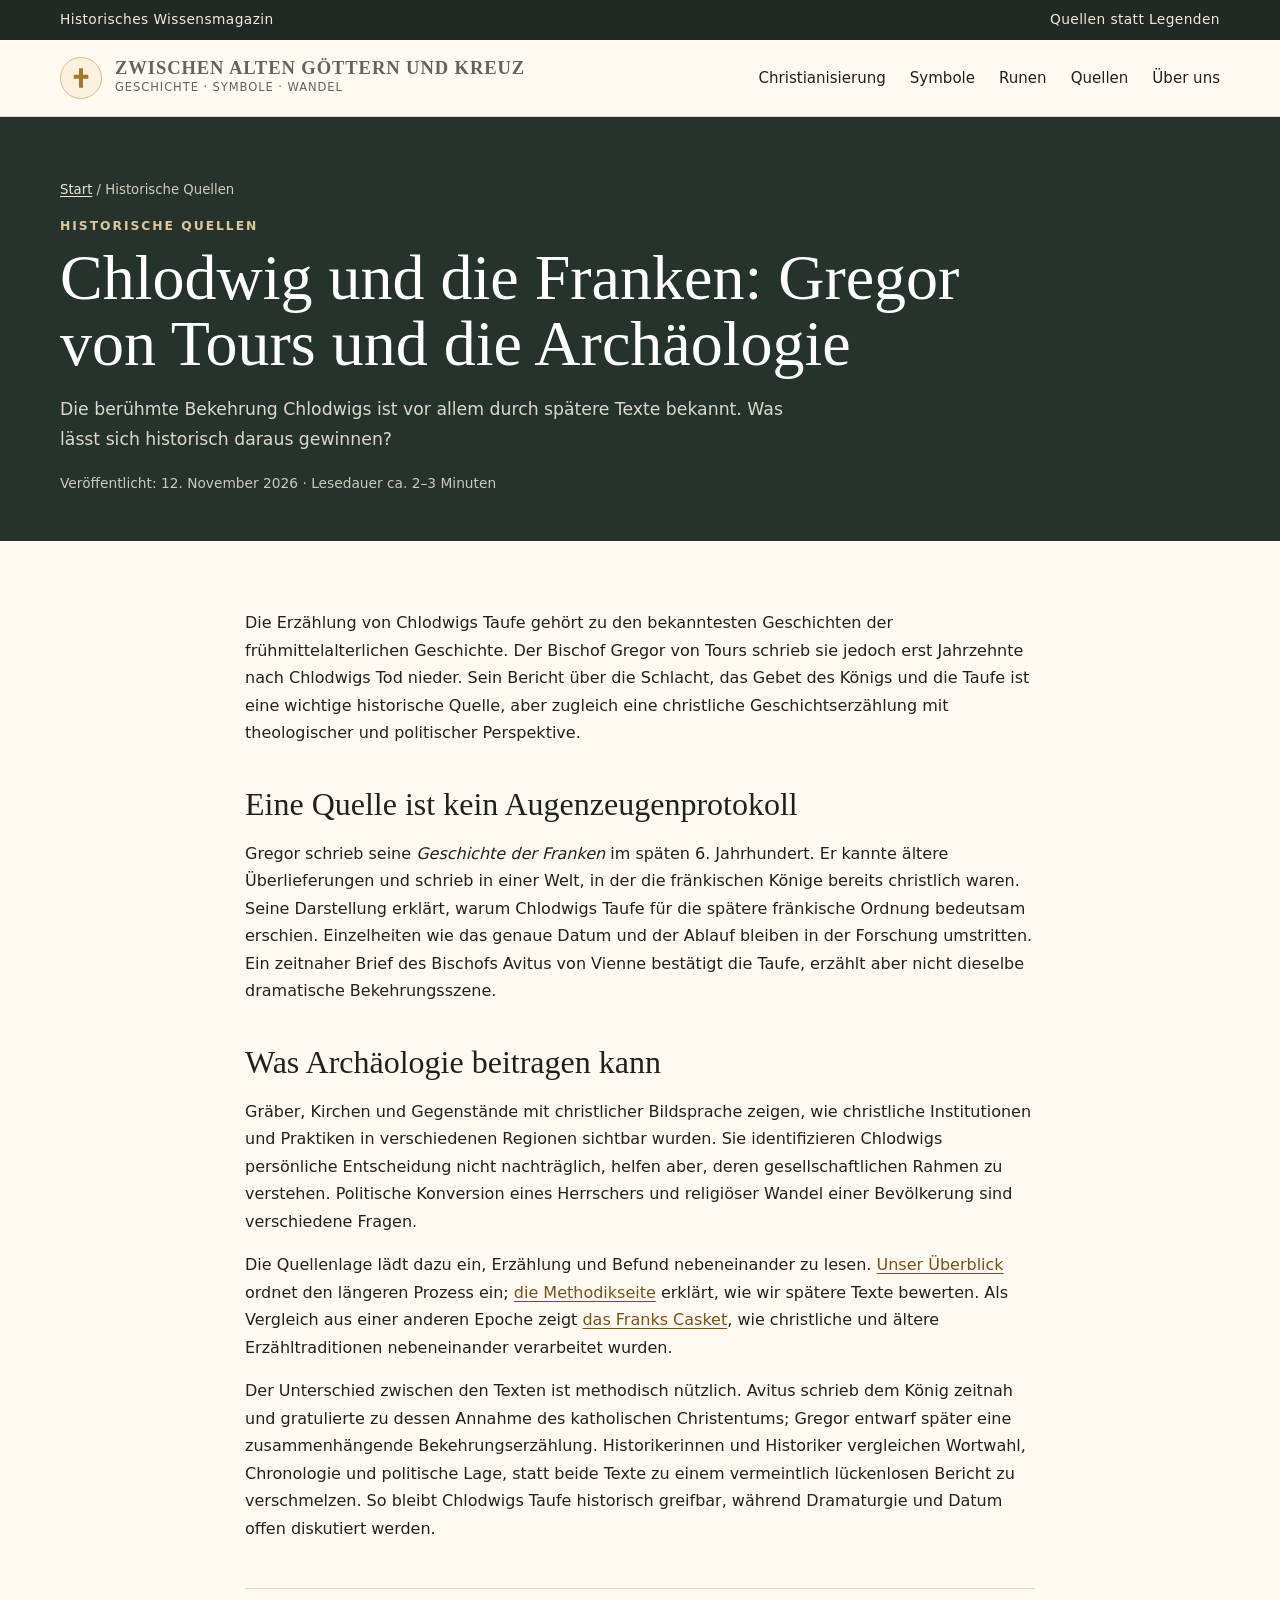
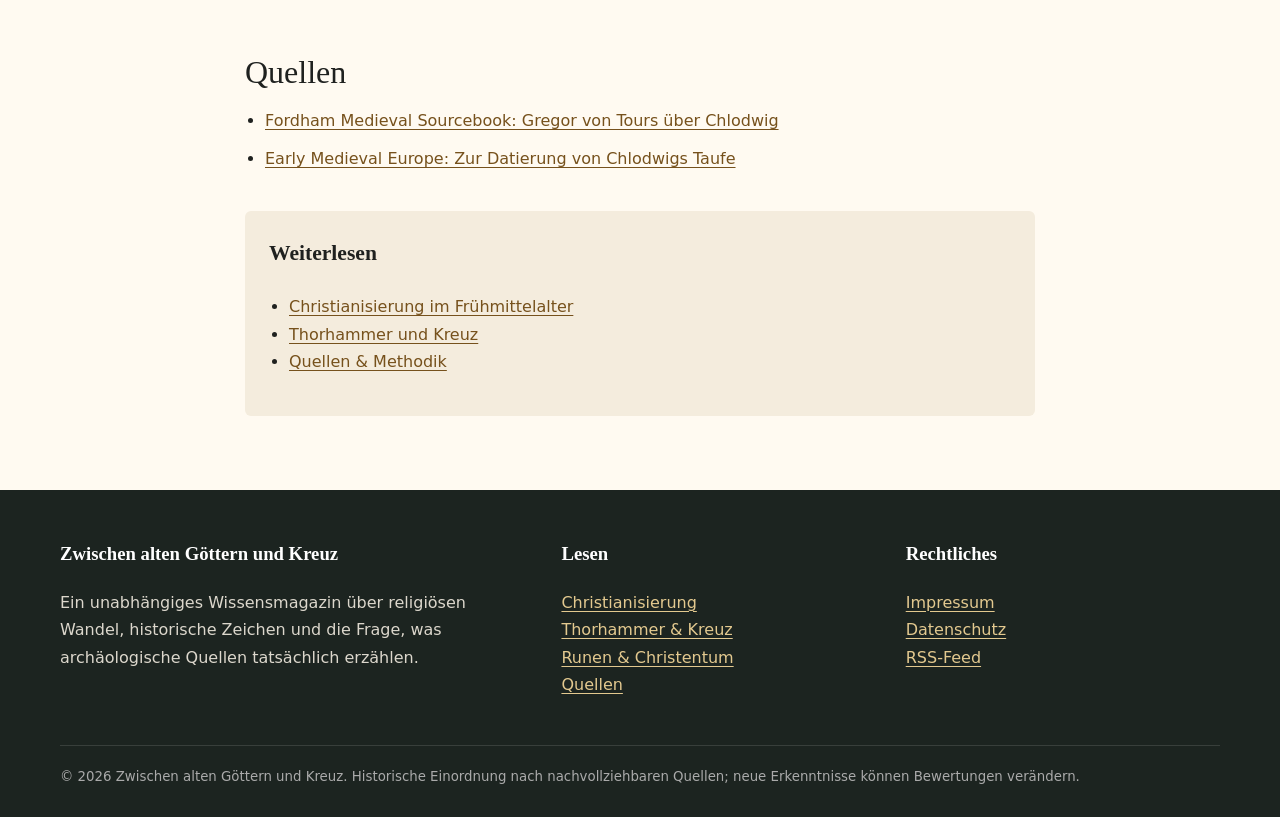
<file: clodwig-gregor-von-tours/index.html>
<!DOCTYPE html>
<html lang="de"><head>
<meta charset="utf-8"/><meta name="viewport" content="width=device-width,initial-scale=1"/>
<title>Chlodwig und die Franken: Gregor von Tours und die Archäologie | Zwischen alten Göttern und Kreuz</title>
<meta name="description" content="Die berühmte Bekehrung Chlodwigs ist vor allem durch spätere Texte bekannt. Was lässt sich historisch daraus gewinnen?"/><meta name="robots" content="index,follow,max-image-preview:large"/>
<link rel="canonical" href="https://alte-goetter-und-kreuz.github.io/clodwig-gregor-von-tours/"/><meta name="theme-color" content="#26332d"/>
<link rel="icon" type="image/svg+xml" href="../assets/favicon.svg"/><link rel="stylesheet" href="../assets/style.css"/>
<meta property="og:type" content="article"/><meta property="og:title" content="Chlodwig und die Franken: Gregor von Tours und die Archäologie | Zwischen alten Göttern und Kreuz"/>
<meta property="og:description" content="Die berühmte Bekehrung Chlodwigs ist vor allem durch spätere Texte bekannt. Was lässt sich historisch daraus gewinnen?"/><meta property="og:url" content="https://alte-goetter-und-kreuz.github.io/clodwig-gregor-von-tours/"/>
<meta property="og:site_name" content="Zwischen alten Göttern und Kreuz"/><meta property="og:locale" content="de_DE"/><meta name="twitter:card" content="summary"/>
<script type="application/ld+json">{"@context": "https://schema.org", "@type": "Article", "headline": "Chlodwig und die Franken: Gregor von Tours und die Archäologie", "name": "Chlodwig und die Franken: Gregor von Tours und die Archäologie | Zwischen alten Göttern und Kreuz", "description": "Die berühmte Bekehrung Chlodwigs ist vor allem durch spätere Texte bekannt. Was lässt sich historisch daraus gewinnen?", "url": "https://alte-goetter-und-kreuz.github.io/clodwig-gregor-von-tours/", "datePublished": "2026-11-12", "dateModified": "2026-11-12", "inLanguage": "de-DE", "mainEntityOfPage": "https://alte-goetter-und-kreuz.github.io/clodwig-gregor-von-tours/", "isPartOf": {"@type": "WebSite", "name": "Zwischen alten Göttern und Kreuz", "url": "https://alte-goetter-und-kreuz.github.io/"}}</script>
<link rel="alternate" type="application/rss+xml" title="Zwischen alten Göttern und Kreuz – RSS" href="https://alte-goetter-und-kreuz.github.io/feed.xml"/>
</head><body>
<a class="skip" href="#inhalt">Zum Inhalt</a><div class="topbar"><div class="wrap"><span>Historisches Wissensmagazin</span><span>Quellen statt Legenden</span></div></div>
<header class="site-head"><div class="wrap head-inner">
<a class="brand" href="../"><span class="brand-mark"><svg aria-hidden="true" viewBox="0 0 64 64"><path d="M27 8h10v16h13v10H37v22H27V34H14V24h13z" fill="#a6782d"></path></svg></span><span><strong>Zwischen alten Göttern und Kreuz</strong><span>Geschichte · Symbole · Wandel</span></span></a>
<button class="menu-btn" aria-controls="main-nav" aria-expanded="false" aria-label="Menü öffnen">Menü</button>
<nav id="main-nav" aria-label="Hauptnavigation"><ul><li><a href="../christianisierung/">Christianisierung</a></li><li><a href="../thorhammer-und-kreuz/">Symbole</a></li><li><a href="../runen-und-christentum/">Runen</a></li><li><a href="../quellen/">Quellen</a></li><li><a href="../ueber/">Über uns</a></li></ul></nav></div></header>
<main id="inhalt"><section class="page-hero"><div class="wrap"><div class="breadcrumb"><a href="../">Start</a> / Historische Quellen</div><div class="kicker">Historische Quellen</div><h1>Chlodwig und die Franken: Gregor von Tours und die Archäologie</h1><p>Die berühmte Bekehrung Chlodwigs ist vor allem durch spätere Texte bekannt. Was lässt sich historisch daraus gewinnen?</p><div class="article-meta">Veröffentlicht: 12. November 2026 · Lesedauer ca. 2–3 Minuten</div></div></section>
<article class="content"><p>Die Erzählung von Chlodwigs Taufe gehört zu den bekanntesten Geschichten der frühmittelalterlichen Geschichte. Der Bischof Gregor von Tours schrieb sie jedoch erst Jahrzehnte nach Chlodwigs Tod nieder. Sein Bericht über die Schlacht, das Gebet des Königs und die Taufe ist eine wichtige historische Quelle, aber zugleich eine christliche Geschichtserzählung mit theologischer und politischer Perspektive.</p><h2>Eine Quelle ist kein Augenzeugenprotokoll</h2><p>Gregor schrieb seine <em>Geschichte der Franken</em> im späten 6. Jahrhundert. Er kannte ältere Überlieferungen und schrieb in einer Welt, in der die fränkischen Könige bereits christlich waren. Seine Darstellung erklärt, warum Chlodwigs Taufe für die spätere fränkische Ordnung bedeutsam erschien. Einzelheiten wie das genaue Datum und der Ablauf bleiben in der Forschung umstritten. Ein zeitnaher Brief des Bischofs Avitus von Vienne bestätigt die Taufe, erzählt aber nicht dieselbe dramatische Bekehrungsszene.</p><h2>Was Archäologie beitragen kann</h2><p>Gräber, Kirchen und Gegenstände mit christlicher Bildsprache zeigen, wie christliche Institutionen und Praktiken in verschiedenen Regionen sichtbar wurden. Sie identifizieren Chlodwigs persönliche Entscheidung nicht nachträglich, helfen aber, deren gesellschaftlichen Rahmen zu verstehen. Politische Konversion eines Herrschers und religiöser Wandel einer Bevölkerung sind verschiedene Fragen.</p><p>Die Quellenlage lädt dazu ein, Erzählung und Befund nebeneinander zu lesen. <a href="../christianisierung/">Unser Überblick</a> ordnet den längeren Prozess ein; <a href="../quellen/">die Methodikseite</a> erklärt, wie wir spätere Texte bewerten. Als Vergleich aus einer anderen Epoche zeigt <a href="../franks-casket/">das Franks Casket</a>, wie christliche und ältere Erzähltraditionen nebeneinander verarbeitet wurden.</p><p>Der Unterschied zwischen den Texten ist methodisch nützlich. Avitus schrieb dem König zeitnah und gratulierte zu dessen Annahme des katholischen Christentums; Gregor entwarf später eine zusammenhängende Bekehrungserzählung. Historikerinnen und Historiker vergleichen Wortwahl, Chronologie und politische Lage, statt beide Texte zu einem vermeintlich lückenlosen Bericht zu verschmelzen. So bleibt Chlodwigs Taufe historisch greifbar, während Dramaturgie und Datum offen diskutiert werden.</p><div class="sources"><h2>Quellen</h2><ul><li><a href="https://sourcebooks.web.fordham.edu/source/gregory-clovisconv.asp">Fordham Medieval Sourcebook: Gregor von Tours über Chlodwig</a></li>
<li><a href="https://onlinelibrary.wiley.com/doi/abs/10.1111/1468-0254.00017">Early Medieval Europe: Zur Datierung von Chlodwigs Taufe</a></li></ul></div><div class="article-links"><h3>Weiterlesen</h3><ul><li><a href="../christianisierung/">Christianisierung im Frühmittelalter</a></li><li><a href="../thorhammer-und-kreuz/">Thorhammer und Kreuz</a></li><li><a href="../quellen/">Quellen &amp; Methodik</a></li></ul></div></article></main>
<footer class="footer"><div class="wrap"><div class="footer-grid"><div><h3>Zwischen alten Göttern und Kreuz</h3><p>Ein unabhängiges Wissensmagazin über religiösen Wandel, historische Zeichen und die Frage, was archäologische Quellen tatsächlich erzählen.</p></div><div><h3>Lesen</h3><p><a href="../christianisierung/">Christianisierung</a><br/><a href="../thorhammer-und-kreuz/">Thorhammer &amp; Kreuz</a><br/><a href="../runen-und-christentum/">Runen &amp; Christentum</a><br/><a href="../quellen/">Quellen</a></p></div><div><h3>Rechtliches</h3><p><a href="../impressum/">Impressum</a><br/><a href="../datenschutz/">Datenschutz</a><br/><a href="../feed.xml">RSS-Feed</a></p></div></div><small>© 2026 Zwischen alten Göttern und Kreuz. Historische Einordnung nach nachvollziehbaren Quellen; neue Erkenntnisse können Bewertungen verändern.</small></div></footer>
<script src="../assets/main.js"></script></body></html>
</file>
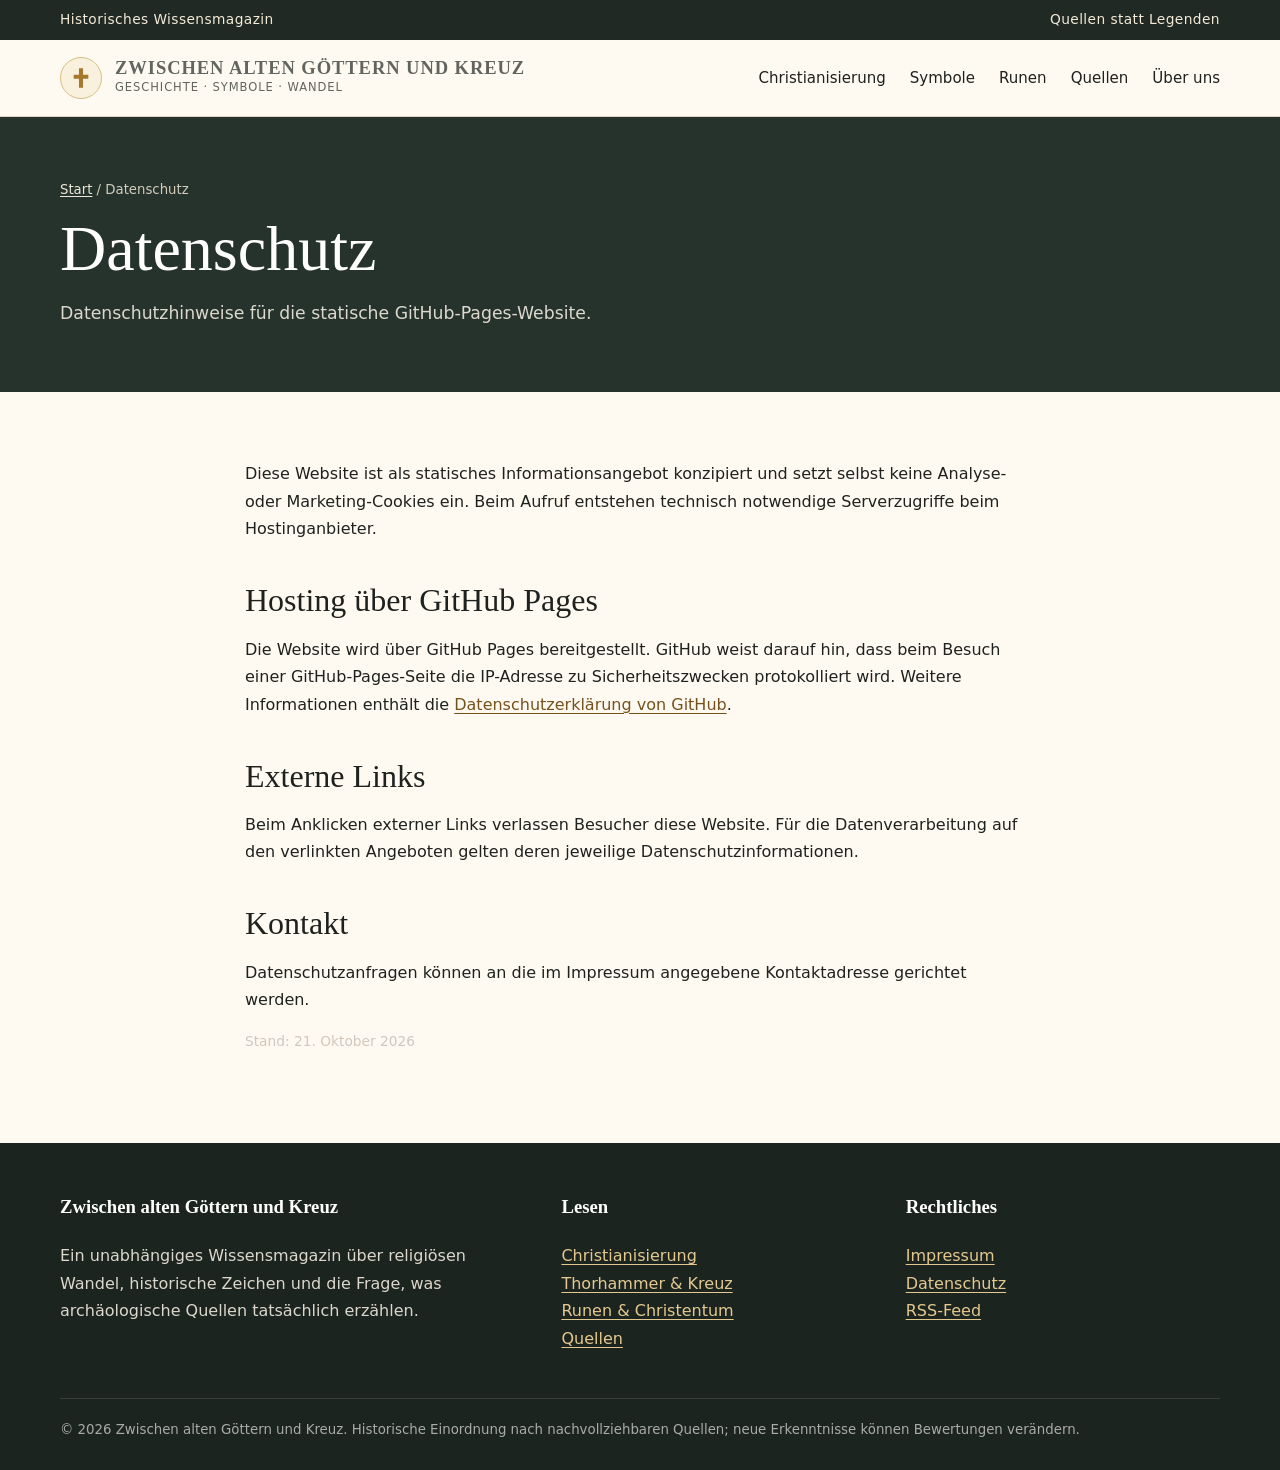
<file: datenschutz/index.html>
<!DOCTYPE html>

<html lang="de">
<head>
<meta charset="utf-8"/>
<meta content="width=device-width,initial-scale=1" name="viewport"/>
<title>Datenschutz | Zwischen alten Göttern und Kreuz</title>
<meta content="Datenschutzhinweise für die statische GitHub-Pages-Website." name="description"/>
<link href="https://alte-goetter-und-kreuz.github.io/datenschutz/" rel="canonical"/>
<meta content="index,follow,max-image-preview:large" name="robots"/>
<meta content="#26332d" name="theme-color"/>
<link href="../assets/favicon.svg" rel="icon" type="image/svg+xml"/>
<link href="../assets/style.css" rel="stylesheet"/>
<meta content="website" property="og:type"/>
<meta content="Datenschutz | Zwischen alten Göttern und Kreuz" property="og:title"/>
<meta content="Datenschutzhinweise für die statische GitHub-Pages-Website." property="og:description"/>
<meta content="https://alte-goetter-und-kreuz.github.io/datenschutz/" property="og:url"/>
<meta content="Zwischen alten Göttern und Kreuz" property="og:site_name"/>
<script type="application/ld+json">
{"@context": "https://schema.org", "@type": "WebPage", "name": "Datenschutz | Zwischen alten Göttern und Kreuz", "description": "Datenschutzhinweise für die statische GitHub-Pages-Website.", "url": "https://alte-goetter-und-kreuz.github.io/datenschutz/", "inLanguage": "de-DE"}
</script>
<link href="https://alte-goetter-und-kreuz.github.io/feed.xml" rel="alternate" title="Zwischen alten Göttern und Kreuz – RSS" type="application/rss+xml"/><meta content="de_DE" property="og:locale"/><meta content="summary" name="twitter:card"/></head><body>
<a class="skip" href="#inhalt">Zum Inhalt</a>
<div class="topbar"><div class="wrap"><span>Historisches Wissensmagazin</span><span>Quellen statt Legenden</span></div></div>
<header class="site-head"><div class="wrap head-inner">
<a class="brand" href="../"><span class="brand-mark"><svg aria-hidden="true" viewbox="0 0 64 64"><path d="M27 8h10v16h13v10H37v22H27V34H14V24h13z" fill="#a6782d"></path></svg></span><span><strong>Zwischen alten Göttern und Kreuz</strong><span>Geschichte · Symbole · Wandel</span></span></a>
<button aria-controls="main-nav" aria-expanded="false" aria-label="Menü öffnen" class="menu-btn">Menü</button>
<nav aria-label="Hauptnavigation" id="main-nav"><ul>
<li><a href="../christianisierung/">Christianisierung</a></li>
<li><a href="../thorhammer-und-kreuz/">Symbole</a></li>
<li><a href="../runen-und-christentum/">Runen</a></li>
<li><a href="../quellen/">Quellen</a></li>
<li><a href="../ueber/">Über uns</a></li>
</ul></nav></div></header>
<main id="inhalt"><section class="page-hero"><div class="wrap"><div class="breadcrumb"><a href="../">Start</a> / Datenschutz</div><h1>Datenschutz</h1><p>Datenschutzhinweise für die statische GitHub-Pages-Website.</p></div></section><section class="content">
<p>Diese Website ist als statisches Informationsangebot konzipiert und setzt selbst keine Analyse- oder Marketing-Cookies ein. Beim Aufruf entstehen technisch notwendige Serverzugriffe beim Hostinganbieter.</p>
<h2>Hosting über GitHub Pages</h2>
<p>Die Website wird über GitHub Pages bereitgestellt. GitHub weist darauf hin, dass beim Besuch einer GitHub-Pages-Seite die IP-Adresse zu Sicherheitszwecken protokolliert wird. Weitere Informationen enthält die <a href="https://docs.github.com/en/site-policy/privacy-policies/github-general-privacy-statement">Datenschutzerklärung von GitHub</a>.</p>
<h2>Externe Links</h2>
<p>Beim Anklicken externer Links verlassen Besucher diese Website. Für die Datenverarbeitung auf den verlinkten Angeboten gelten deren jeweilige Datenschutzinformationen.</p>
<h2>Kontakt</h2><p>Datenschutzanfragen können an die im Impressum angegebene Kontaktadresse gerichtet werden.</p>

<p class="article-meta">Stand: 21. Oktober 2026</p></section></main>
<footer class="footer"><div class="wrap"><div class="footer-grid">
<div><h3>Zwischen alten Göttern und Kreuz</h3><p>Ein unabhängiges Wissensmagazin über religiösen Wandel, historische Zeichen und die Frage, was archäologische Quellen tatsächlich erzählen.</p></div>
<div><h3>Lesen</h3><p><a href="../christianisierung/">Christianisierung</a><br/><a href="../thorhammer-und-kreuz/">Thorhammer &amp; Kreuz</a><br/><a href="../runen-und-christentum/">Runen &amp; Christentum</a><br/><a href="../quellen/">Quellen</a></p></div>
<div><h3>Rechtliches</h3><p><a href="../impressum/">Impressum</a><br/><a href="../datenschutz/">Datenschutz</a><br/><a href="../feed.xml">RSS-Feed</a></p></div>
</div><small>© 2026 Zwischen alten Göttern und Kreuz. Historische Einordnung nach nachvollziehbaren Quellen; neue Erkenntnisse können Bewertungen verändern.</small></div></footer>
<script src="../assets/main.js"></script></body></html>
</file>
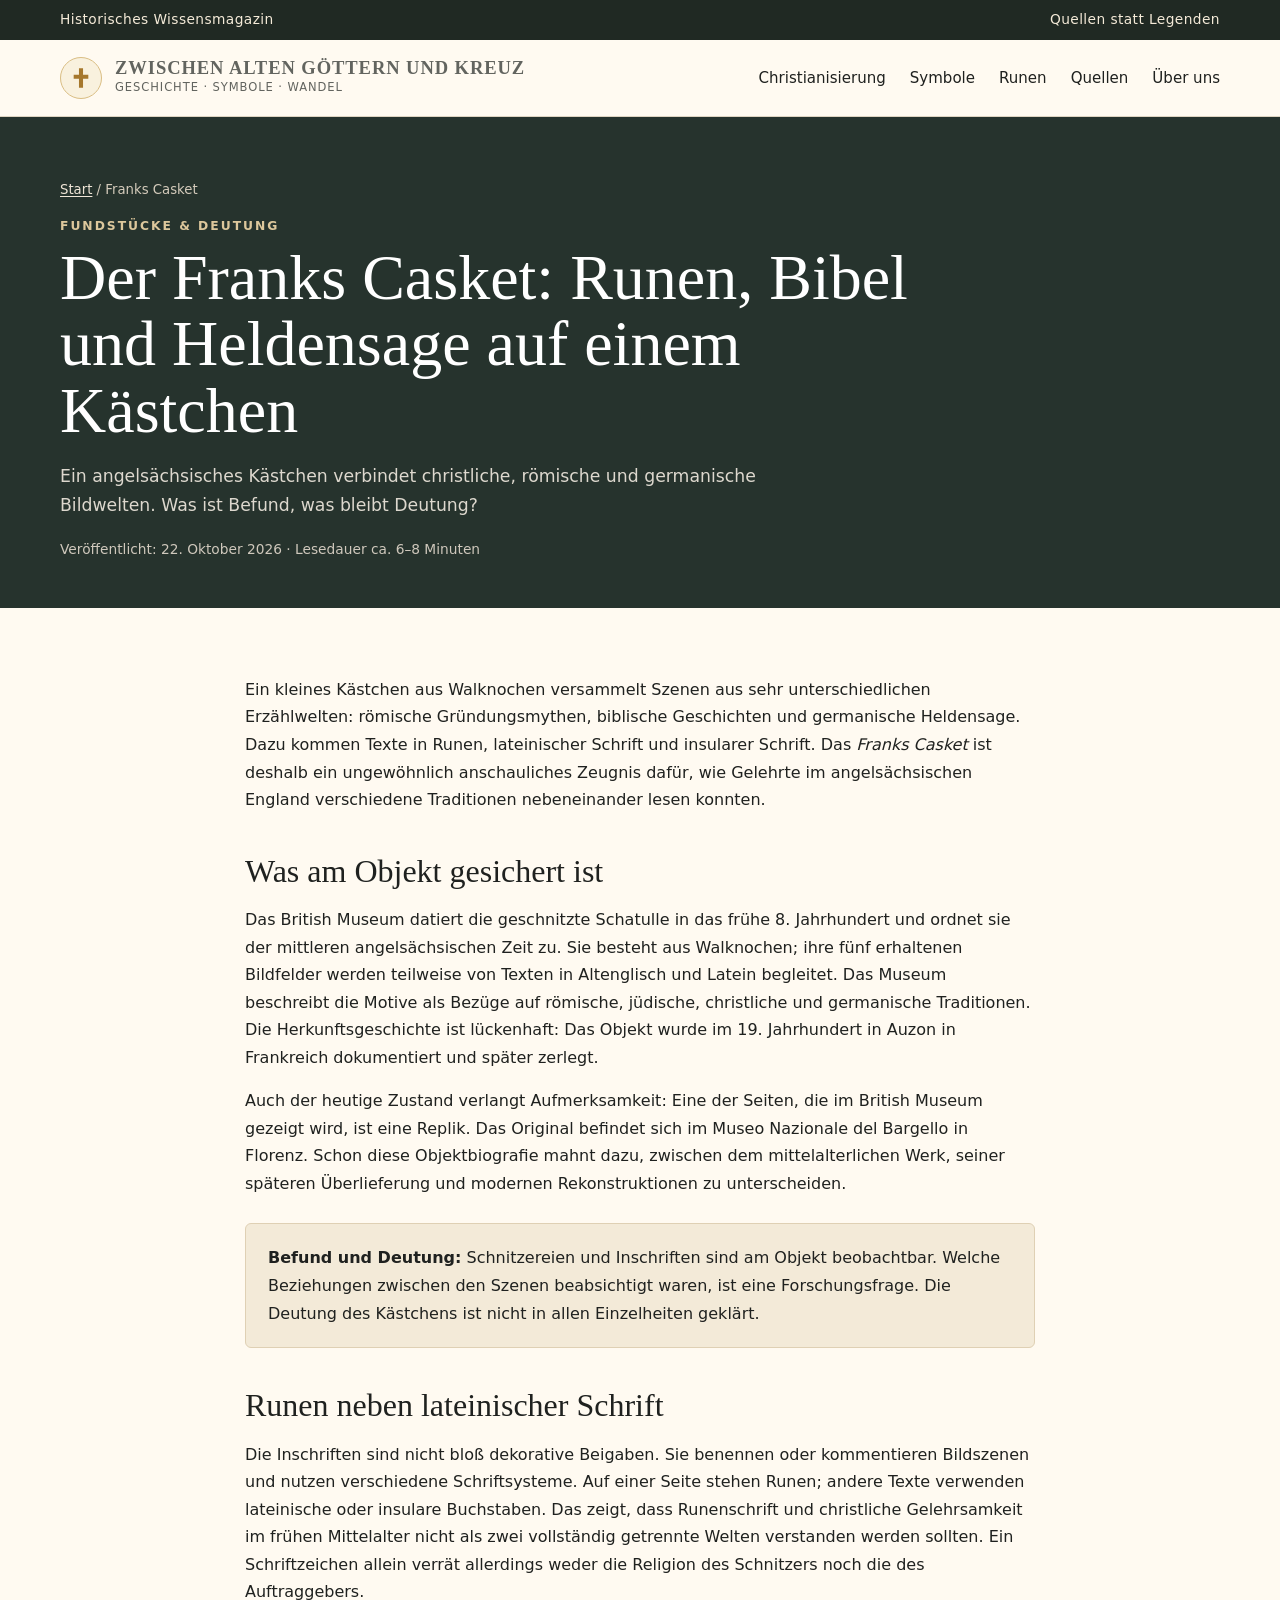
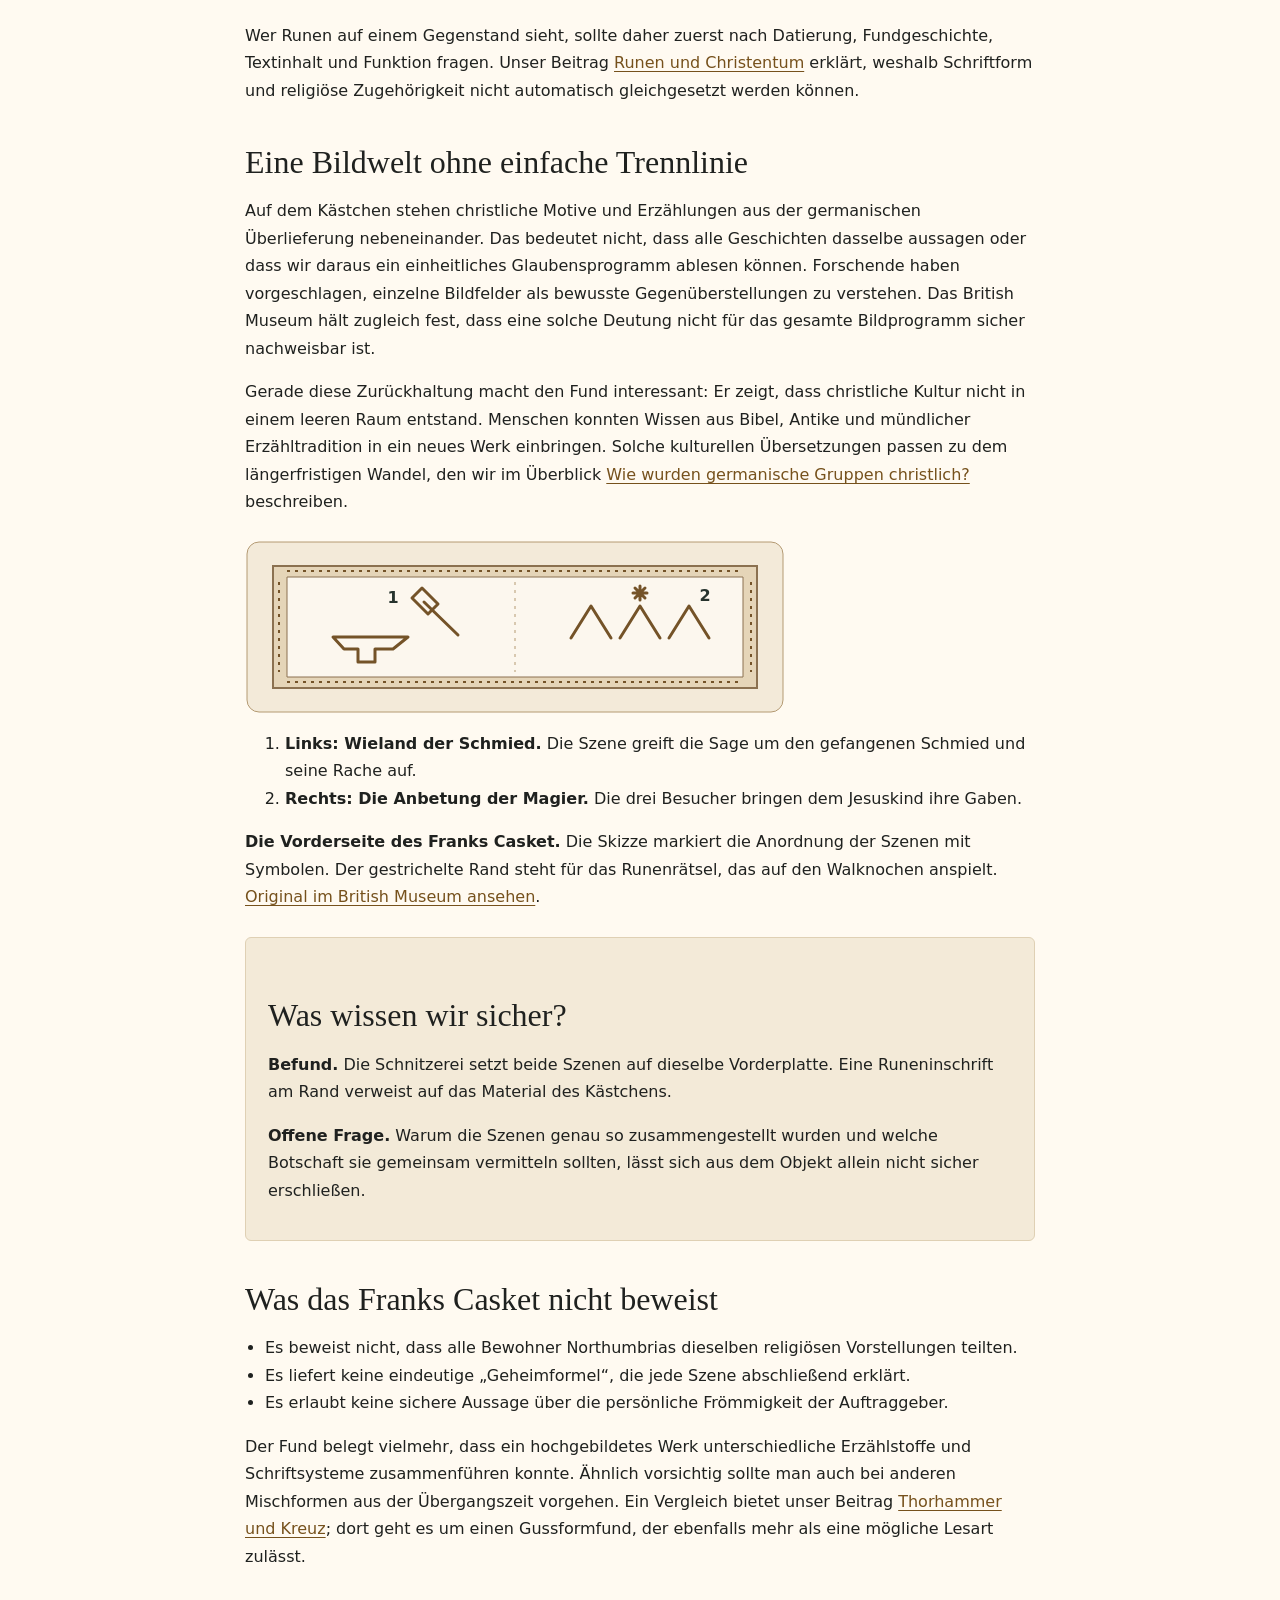
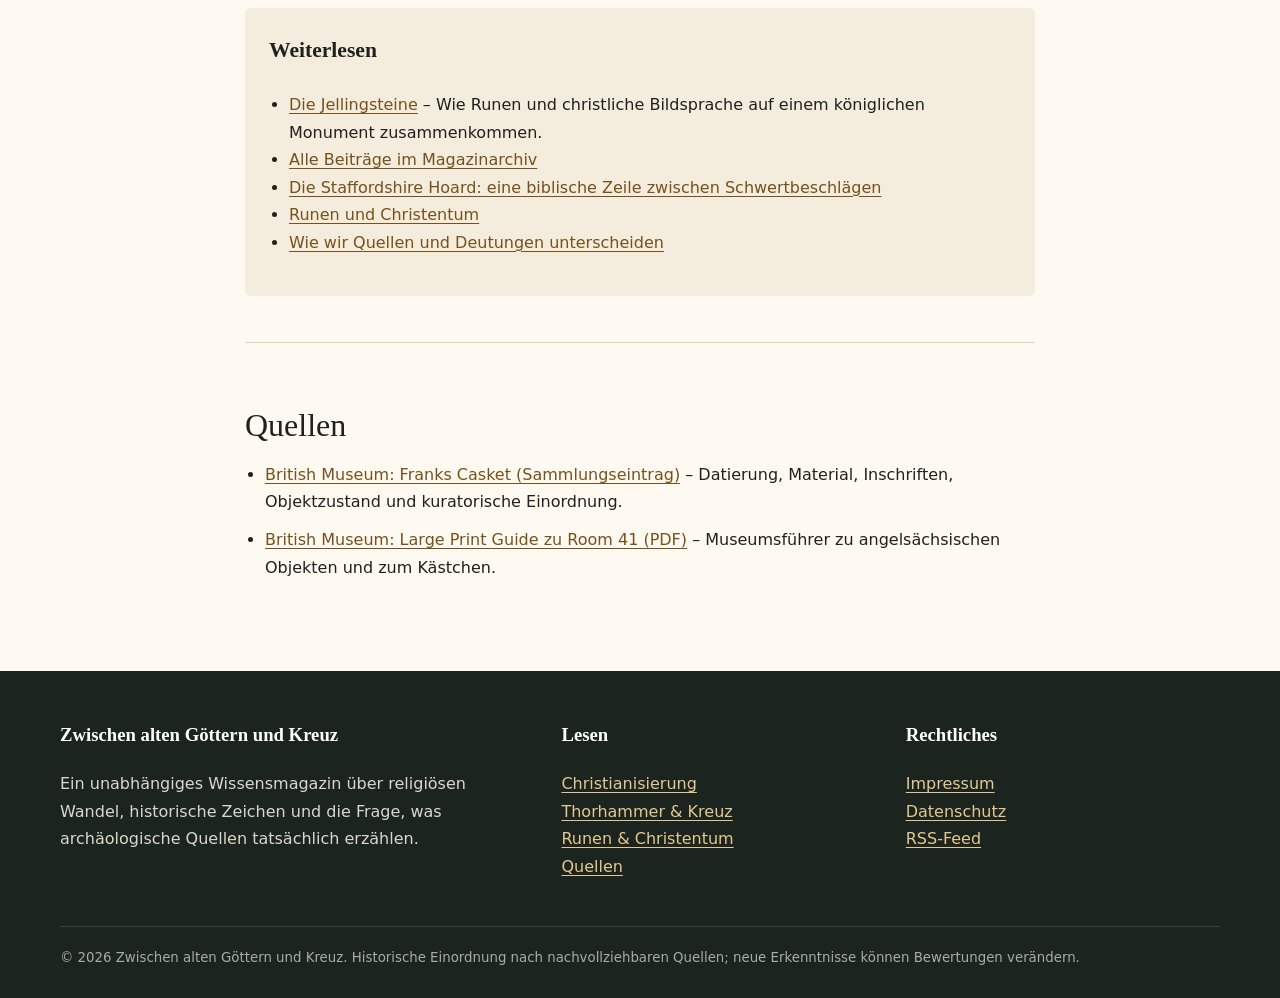
<file: franks-casket/index.html>
<!DOCTYPE html>
<html lang="de"><head>
<meta charset="utf-8"/><meta content="width=device-width,initial-scale=1" name="viewport"/>
<title>Der Franks Casket: Runen, Bibel und Heldensage | Zwischen alten Göttern und Kreuz</title><meta content="Ein angelsächsisches Kästchen verbindet christliche, römische und germanische Bildwelten. Was ist Befund, was bleibt Deutung?" name="description"/>
<link href="https://alte-goetter-und-kreuz.github.io/franks-casket/" rel="canonical"/><meta content="index,follow,max-image-preview:large" name="robots"/><meta content="#26332d" name="theme-color"/>
<link href="../assets/favicon.svg" rel="icon" type="image/svg+xml"/><link href="../assets/style.css" rel="stylesheet"/>
<meta content="article" property="og:type"/><meta content="Der Franks Casket: Runen, Bibel und Heldensage | Zwischen alten Göttern und Kreuz" property="og:title"/><meta content="Ein angelsächsisches Kästchen verbindet christliche, römische und germanische Bildwelten. Was ist Befund, was bleibt Deutung?" property="og:description"/><meta content="https://alte-goetter-und-kreuz.github.io/franks-casket/" property="og:url"/><meta content="Zwischen alten Göttern und Kreuz" property="og:site_name"/><meta content="de_DE" property="og:locale"/><meta content="summary" name="twitter:card"/>
<script type="application/ld+json">{"@context":"https://schema.org","@type":"Article","headline":"Der Franks Casket: Runen, Bibel und Heldensage auf einem Kästchen","name":"Der Franks Casket: Runen, Bibel und Heldensage | Zwischen alten Göttern und Kreuz","description":"Ein angelsächsisches Kästchen verbindet christliche, römische und germanische Bildwelten. Was ist Befund, was bleibt Deutung?","url":"https://alte-goetter-und-kreuz.github.io/franks-casket/","datePublished":"2026-10-22","dateModified":"2026-10-22","inLanguage":"de-DE","mainEntityOfPage":"https://alte-goetter-und-kreuz.github.io/franks-casket/","isPartOf":{"@type":"WebSite","name":"Zwischen alten Göttern und Kreuz","url":"https://alte-goetter-und-kreuz.github.io/"}}</script>
<link href="https://alte-goetter-und-kreuz.github.io/feed.xml" rel="alternate" title="Zwischen alten Göttern und Kreuz – RSS" type="application/rss+xml"/></head><body>
<a class="skip" href="#inhalt">Zum Inhalt</a><div class="topbar"><div class="wrap"><span>Historisches Wissensmagazin</span><span>Quellen statt Legenden</span></div></div>
<header class="site-head"><div class="wrap head-inner">
<a class="brand" href="../"><span class="brand-mark"><svg aria-hidden="true" viewbox="0 0 64 64"><path d="M27 8h10v16h13v10H37v22H27V34H14V24h13z" fill="#a6782d"></path></svg></span><span><strong>Zwischen alten Göttern und Kreuz</strong><span>Geschichte · Symbole · Wandel</span></span></a>
<button aria-controls="main-nav" aria-expanded="false" aria-label="Menü öffnen" class="menu-btn">Menü</button>
<nav aria-label="Hauptnavigation" id="main-nav"><ul><li><a href="../christianisierung/">Christianisierung</a></li><li><a href="../thorhammer-und-kreuz/">Symbole</a></li><li><a href="../runen-und-christentum/">Runen</a></li><li><a href="../quellen/">Quellen</a></li><li><a href="../ueber/">Über uns</a></li></ul></nav></div></header><main id="inhalt"><section class="page-hero"><div class="wrap"><div class="breadcrumb"><a href="../">Start</a> / Franks Casket</div><div class="kicker">Fundstücke &amp; Deutung</div><h1>Der Franks Casket: Runen, Bibel und Heldensage auf einem Kästchen</h1><p>Ein angelsächsisches Kästchen verbindet christliche, römische und germanische Bildwelten. Was ist Befund, was bleibt Deutung?</p><div class="article-meta">Veröffentlicht: 22. Oktober 2026 · Lesedauer ca. 6–8 Minuten</div></div></section>
<article class="content"><p>Ein kleines Kästchen aus Walknochen versammelt Szenen aus sehr unterschiedlichen Erzählwelten: römische Gründungsmythen, biblische Geschichten und germanische Heldensage. Dazu kommen Texte in Runen, lateinischer Schrift und insularer Schrift. Das <em>Franks Casket</em> ist deshalb ein ungewöhnlich anschauliches Zeugnis dafür, wie Gelehrte im angelsächsischen England verschiedene Traditionen nebeneinander lesen konnten.</p>
<h2>Was am Objekt gesichert ist</h2>
<p>Das British Museum datiert die geschnitzte Schatulle in das frühe 8. Jahrhundert und ordnet sie der mittleren angelsächsischen Zeit zu. Sie besteht aus Walknochen; ihre fünf erhaltenen Bildfelder werden teilweise von Texten in Altenglisch und Latein begleitet. Das Museum beschreibt die Motive als Bezüge auf römische, jüdische, christliche und germanische Traditionen. Die Herkunftsgeschichte ist lückenhaft: Das Objekt wurde im 19. Jahrhundert in Auzon in Frankreich dokumentiert und später zerlegt.</p>
<p>Auch der heutige Zustand verlangt Aufmerksamkeit: Eine der Seiten, die im British Museum gezeigt wird, ist eine Replik. Das Original befindet sich im Museo Nazionale del Bargello in Florenz. Schon diese Objektbiografie mahnt dazu, zwischen dem mittelalterlichen Werk, seiner späteren Überlieferung und modernen Rekonstruktionen zu unterscheiden.</p>
<div class="note"><strong>Befund und Deutung:</strong> Schnitzereien und Inschriften sind am Objekt beobachtbar. Welche Beziehungen zwischen den Szenen beabsichtigt waren, ist eine Forschungsfrage. Die Deutung des Kästchens ist nicht in allen Einzelheiten geklärt.</div>
<h2>Runen neben lateinischer Schrift</h2>
<p>Die Inschriften sind nicht bloß dekorative Beigaben. Sie benennen oder kommentieren Bildszenen und nutzen verschiedene Schriftsysteme. Auf einer Seite stehen Runen; andere Texte verwenden lateinische oder insulare Buchstaben. Das zeigt, dass Runenschrift und christliche Gelehrsamkeit im frühen Mittelalter nicht als zwei vollständig getrennte Welten verstanden werden sollten. Ein Schriftzeichen allein verrät allerdings weder die Religion des Schnitzers noch die des Auftraggebers.</p>
<p>Wer Runen auf einem Gegenstand sieht, sollte daher zuerst nach Datierung, Fundgeschichte, Textinhalt und Funktion fragen. Unser Beitrag <a href="../runen-und-christentum/">Runen und Christentum</a> erklärt, weshalb Schriftform und religiöse Zugehörigkeit nicht automatisch gleichgesetzt werden können.</p>
<h2>Eine Bildwelt ohne einfache Trennlinie</h2>
<p>Auf dem Kästchen stehen christliche Motive und Erzählungen aus der germanischen Überlieferung nebeneinander. Das bedeutet nicht, dass alle Geschichten dasselbe aussagen oder dass wir daraus ein einheitliches Glaubensprogramm ablesen können. Forschende haben vorgeschlagen, einzelne Bildfelder als bewusste Gegenüberstellungen zu verstehen. Das British Museum hält zugleich fest, dass eine solche Deutung nicht für das gesamte Bildprogramm sicher nachweisbar ist.</p>
<p>Gerade diese Zurückhaltung macht den Fund interessant: Er zeigt, dass christliche Kultur nicht in einem leeren Raum entstand. Menschen konnten Wissen aus Bibel, Antike und mündlicher Erzähltradition in ein neues Werk einbringen. Solche kulturellen Übersetzungen passen zu dem längerfristigen Wandel, den wir im Überblick <a href="../christianisierung/">Wie wurden germanische Gruppen christlich?</a> beschreiben.</p>
<figure style="margin:1.5rem 0">
<svg xmlns="http://www.w3.org/2000/svg" aria-hidden="true" focusable="false" viewBox="0 0 540 174" width="540" height="174" style="display:block;width:100%;max-width:540px;height:auto">
<rect x="2" y="2" width="536" height="170" rx="12" fill="#f3ead9" stroke="#b49a73"/>
<path d="M28 26h484v122H28z" fill="#e5d5b8" stroke="#8b7150" stroke-width="2"/>
<path d="M42 37h456v100H42z" fill="#fcf7ee" stroke="#8b7150"/>
<path d="M42 31h456M42 142h456M34 42v90m472-90v90" stroke="#745328" stroke-width="2" stroke-dasharray="3 5"/>
<path d="M270 42v90" stroke="#b49a73" stroke-dasharray="3 5"/>
<g fill="none" stroke="#745328" stroke-width="3" stroke-linecap="round" stroke-linejoin="round">
<path d="M88 97h75l-15 12h-18v13h-17v-13H99zM179 62l34 33m-36-47 16 16-10 10-16-16z"/>
<path d="m326 98 20-32 20 32m9 0 20-32 20 32m9 0 20-32 20 32"/>
<path d="M388 53h14m-7-7v14m-5-12 10 10m0-10-10 10"/>
</g>
<g fill="#26332d" font-family="system-ui,sans-serif" font-size="16" font-weight="700" text-anchor="middle"><text x="148" y="63">1</text><text x="460" y="61">2</text></g>
</svg>
<ol><li><strong>Links: Wieland der Schmied.</strong> Die Szene greift die Sage um den gefangenen Schmied und seine Rache auf.</li><li><strong>Rechts: Die Anbetung der Magier.</strong> Die drei Besucher bringen dem Jesuskind ihre Gaben.</li></ol>
<figcaption><strong>Die Vorderseite des Franks Casket.</strong> Die Skizze markiert die Anordnung der Szenen mit Symbolen. Der gestrichelte Rand steht für das Runenrätsel, das auf den Walknochen anspielt. <a href="https://www.britishmuseum.org/collection/object/H_1867-0120-1">Original im British Museum ansehen</a>.</figcaption>
</figure>
<aside class="note" aria-labelledby="franks-befund">
<h2 id="franks-befund">Was wissen wir sicher?</h2>
<p><strong>Befund.</strong> Die Schnitzerei setzt beide Szenen auf dieselbe Vorderplatte. Eine Runeninschrift am Rand verweist auf das Material des Kästchens.</p>
<p><strong>Offene Frage.</strong> Warum die Szenen genau so zusammengestellt wurden und welche Botschaft sie gemeinsam vermitteln sollten, lässt sich aus dem Objekt allein nicht sicher erschließen.</p>
</aside>
<h2>Was das Franks Casket nicht beweist</h2>
<ul><li>Es beweist nicht, dass alle Bewohner Northumbrias dieselben religiösen Vorstellungen teilten.</li><li>Es liefert keine eindeutige „Geheimformel“, die jede Szene abschließend erklärt.</li><li>Es erlaubt keine sichere Aussage über die persönliche Frömmigkeit der Auftraggeber.</li></ul>
<p>Der Fund belegt vielmehr, dass ein hochgebildetes Werk unterschiedliche Erzählstoffe und Schriftsysteme zusammenführen konnte. Ähnlich vorsichtig sollte man auch bei anderen Mischformen aus der Übergangszeit vorgehen. Ein Vergleich bietet unser Beitrag <a href="../thorhammer-und-kreuz/">Thorhammer und Kreuz</a>; dort geht es um einen Gussformfund, der ebenfalls mehr als eine mögliche Lesart zulässt.</p>
<div class="article-links"><h3>Weiterlesen</h3><ul><li><a href="../jellingsteine-harald-blauzahn/">Die Jellingsteine</a> – Wie Runen und christliche Bildsprache auf einem königlichen Monument zusammenkommen.</li><li><a href="../#magazinarchiv">Alle Beiträge im Magazinarchiv</a></li><li><a href="../staffordshire-hoard/">Die Staffordshire Hoard: eine biblische Zeile zwischen Schwertbeschlägen</a></li><li><a href="../runen-und-christentum/">Runen und Christentum</a></li><li><a href="../quellen/">Wie wir Quellen und Deutungen unterscheiden</a></li></ul></div>
<div class="sources"><h2>Quellen</h2><ul><li><a href="https://www.britishmuseum.org/collection/object/H_1867-0120-1">British Museum: Franks Casket (Sammlungseintrag)</a> – Datierung, Material, Inschriften, Objektzustand und kuratorische Einordnung.</li><li><a href="https://www.britishmuseum.org/sites/default/files/2021-05/large_print_guide_room_41.pdf">British Museum: Large Print Guide zu Room 41 (PDF)</a> – Museumsführer zu angelsächsischen Objekten und zum Kästchen.</li></ul></div></article></main><footer class="footer"><div class="wrap"><div class="footer-grid"><div><h3>Zwischen alten Göttern und Kreuz</h3><p>Ein unabhängiges Wissensmagazin über religiösen Wandel, historische Zeichen und die Frage, was archäologische Quellen tatsächlich erzählen.</p></div><div><h3>Lesen</h3><p><a href="../christianisierung/">Christianisierung</a><br/><a href="../thorhammer-und-kreuz/">Thorhammer &amp; Kreuz</a><br/><a href="../runen-und-christentum/">Runen &amp; Christentum</a><br/><a href="../quellen/">Quellen</a></p></div><div><h3>Rechtliches</h3><p><a href="../impressum/">Impressum</a><br/><a href="../datenschutz/">Datenschutz</a><br/><a href="../feed.xml">RSS-Feed</a></p></div></div><small>© 2026 Zwischen alten Göttern und Kreuz. Historische Einordnung nach nachvollziehbaren Quellen; neue Erkenntnisse können Bewertungen verändern.</small></div></footer><script src="../assets/main.js"></script></body></html>
</file>
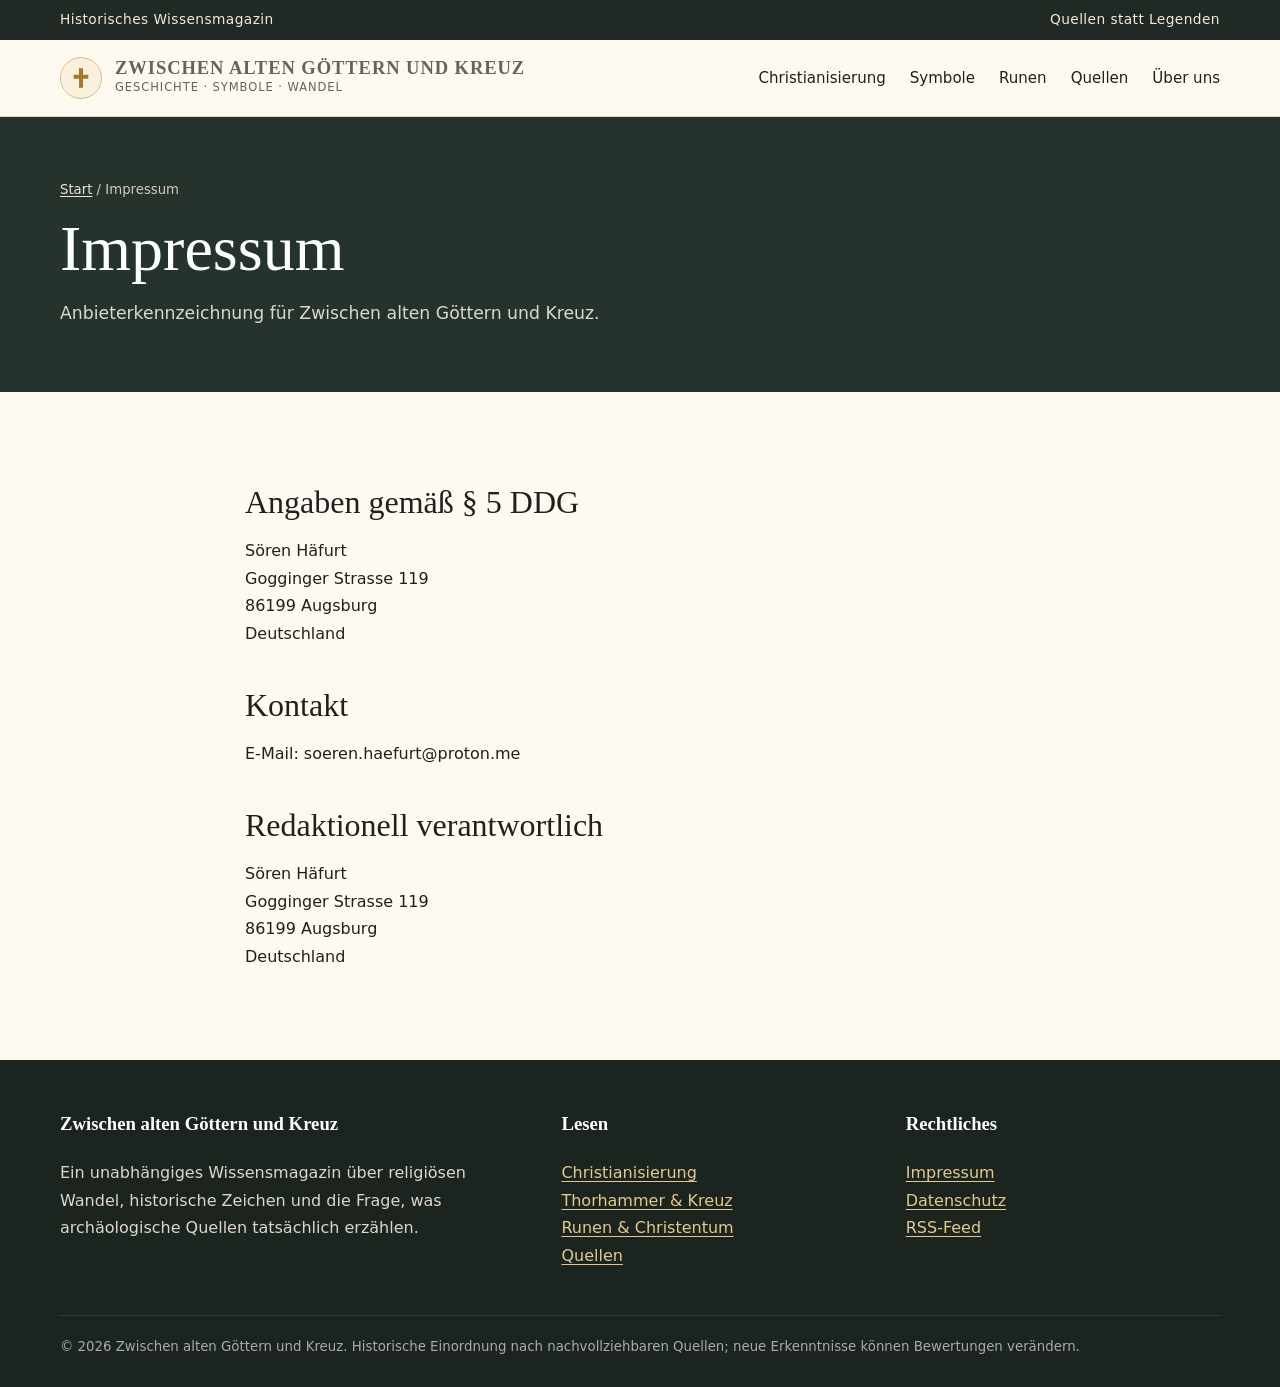
<file: impressum/index.html>
<!DOCTYPE html>

<html lang="de">
<head>
<meta charset="utf-8"/>
<meta content="width=device-width,initial-scale=1" name="viewport"/>
<title>Impressum | Zwischen alten Göttern und Kreuz</title>
<meta content="Anbieterkennzeichnung für Zwischen alten Göttern und Kreuz." name="description"/>
<link href="https://alte-goetter-und-kreuz.github.io/impressum/" rel="canonical"/>
<meta content="index,follow,max-image-preview:large" name="robots"/>
<meta content="#26332d" name="theme-color"/>
<link href="../assets/favicon.svg" rel="icon" type="image/svg+xml"/>
<link href="../assets/style.css" rel="stylesheet"/>
<meta content="website" property="og:type"/>
<meta content="Impressum | Zwischen alten Göttern und Kreuz" property="og:title"/>
<meta content="Anbieterkennzeichnung für Zwischen alten Göttern und Kreuz." property="og:description"/>
<meta content="https://alte-goetter-und-kreuz.github.io/impressum/" property="og:url"/>
<meta content="Zwischen alten Göttern und Kreuz" property="og:site_name"/>
<script type="application/ld+json">
{"@context": "https://schema.org", "@type": "WebPage", "name": "Impressum | Zwischen alten Göttern und Kreuz", "description": "Anbieterkennzeichnung für Zwischen alten Göttern und Kreuz.", "url": "https://alte-goetter-und-kreuz.github.io/impressum/", "inLanguage": "de-DE"}
</script>
<link href="https://alte-goetter-und-kreuz.github.io/feed.xml" rel="alternate" title="Zwischen alten Göttern und Kreuz – RSS" type="application/rss+xml"/><meta content="de_DE" property="og:locale"/><meta content="summary" name="twitter:card"/></head><body>
<a class="skip" href="#inhalt">Zum Inhalt</a>
<div class="topbar"><div class="wrap"><span>Historisches Wissensmagazin</span><span>Quellen statt Legenden</span></div></div>
<header class="site-head"><div class="wrap head-inner">
<a class="brand" href="../"><span class="brand-mark"><svg aria-hidden="true" viewbox="0 0 64 64"><path d="M27 8h10v16h13v10H37v22H27V34H14V24h13z" fill="#a6782d"></path></svg></span><span><strong>Zwischen alten Göttern und Kreuz</strong><span>Geschichte · Symbole · Wandel</span></span></a>
<button aria-controls="main-nav" aria-expanded="false" aria-label="Menü öffnen" class="menu-btn">Menü</button>
<nav aria-label="Hauptnavigation" id="main-nav"><ul>
<li><a href="../christianisierung/">Christianisierung</a></li>
<li><a href="../thorhammer-und-kreuz/">Symbole</a></li>
<li><a href="../runen-und-christentum/">Runen</a></li>
<li><a href="../quellen/">Quellen</a></li>
<li><a href="../ueber/">Über uns</a></li>
</ul></nav></div></header>
<main id="inhalt"><section class="page-hero"><div class="wrap"><div class="breadcrumb"><a href="../">Start</a> / Impressum</div><h1>Impressum</h1><p>Anbieterkennzeichnung für Zwischen alten Göttern und Kreuz.</p></div></section><section class="content">
<h2>Angaben gemäß § 5 DDG</h2>
<p>Sören Häfurt<br/>Gogginger Strasse 119<br/>86199 Augsburg<br/>Deutschland</p>
<h2>Kontakt</h2><p>E-Mail: soeren.haefurt@proton.me</p>
<h2>Redaktionell verantwortlich</h2><p>Sören Häfurt<br/>Gogginger Strasse 119<br/>86199 Augsburg<br/>Deutschland</p>
</section></main>
<footer class="footer"><div class="wrap"><div class="footer-grid">
<div><h3>Zwischen alten Göttern und Kreuz</h3><p>Ein unabhängiges Wissensmagazin über religiösen Wandel, historische Zeichen und die Frage, was archäologische Quellen tatsächlich erzählen.</p></div>
<div><h3>Lesen</h3><p><a href="../christianisierung/">Christianisierung</a><br/><a href="../thorhammer-und-kreuz/">Thorhammer &amp; Kreuz</a><br/><a href="../runen-und-christentum/">Runen &amp; Christentum</a><br/><a href="../quellen/">Quellen</a></p></div>
<div><h3>Rechtliches</h3><p><a href="../impressum/">Impressum</a><br/><a href="../datenschutz/">Datenschutz</a><br/><a href="../feed.xml">RSS-Feed</a></p></div>
</div><small>© 2026 Zwischen alten Göttern und Kreuz. Historische Einordnung nach nachvollziehbaren Quellen; neue Erkenntnisse können Bewertungen verändern.</small></div></footer>
<script src="../assets/main.js"></script></body></html>
</file>
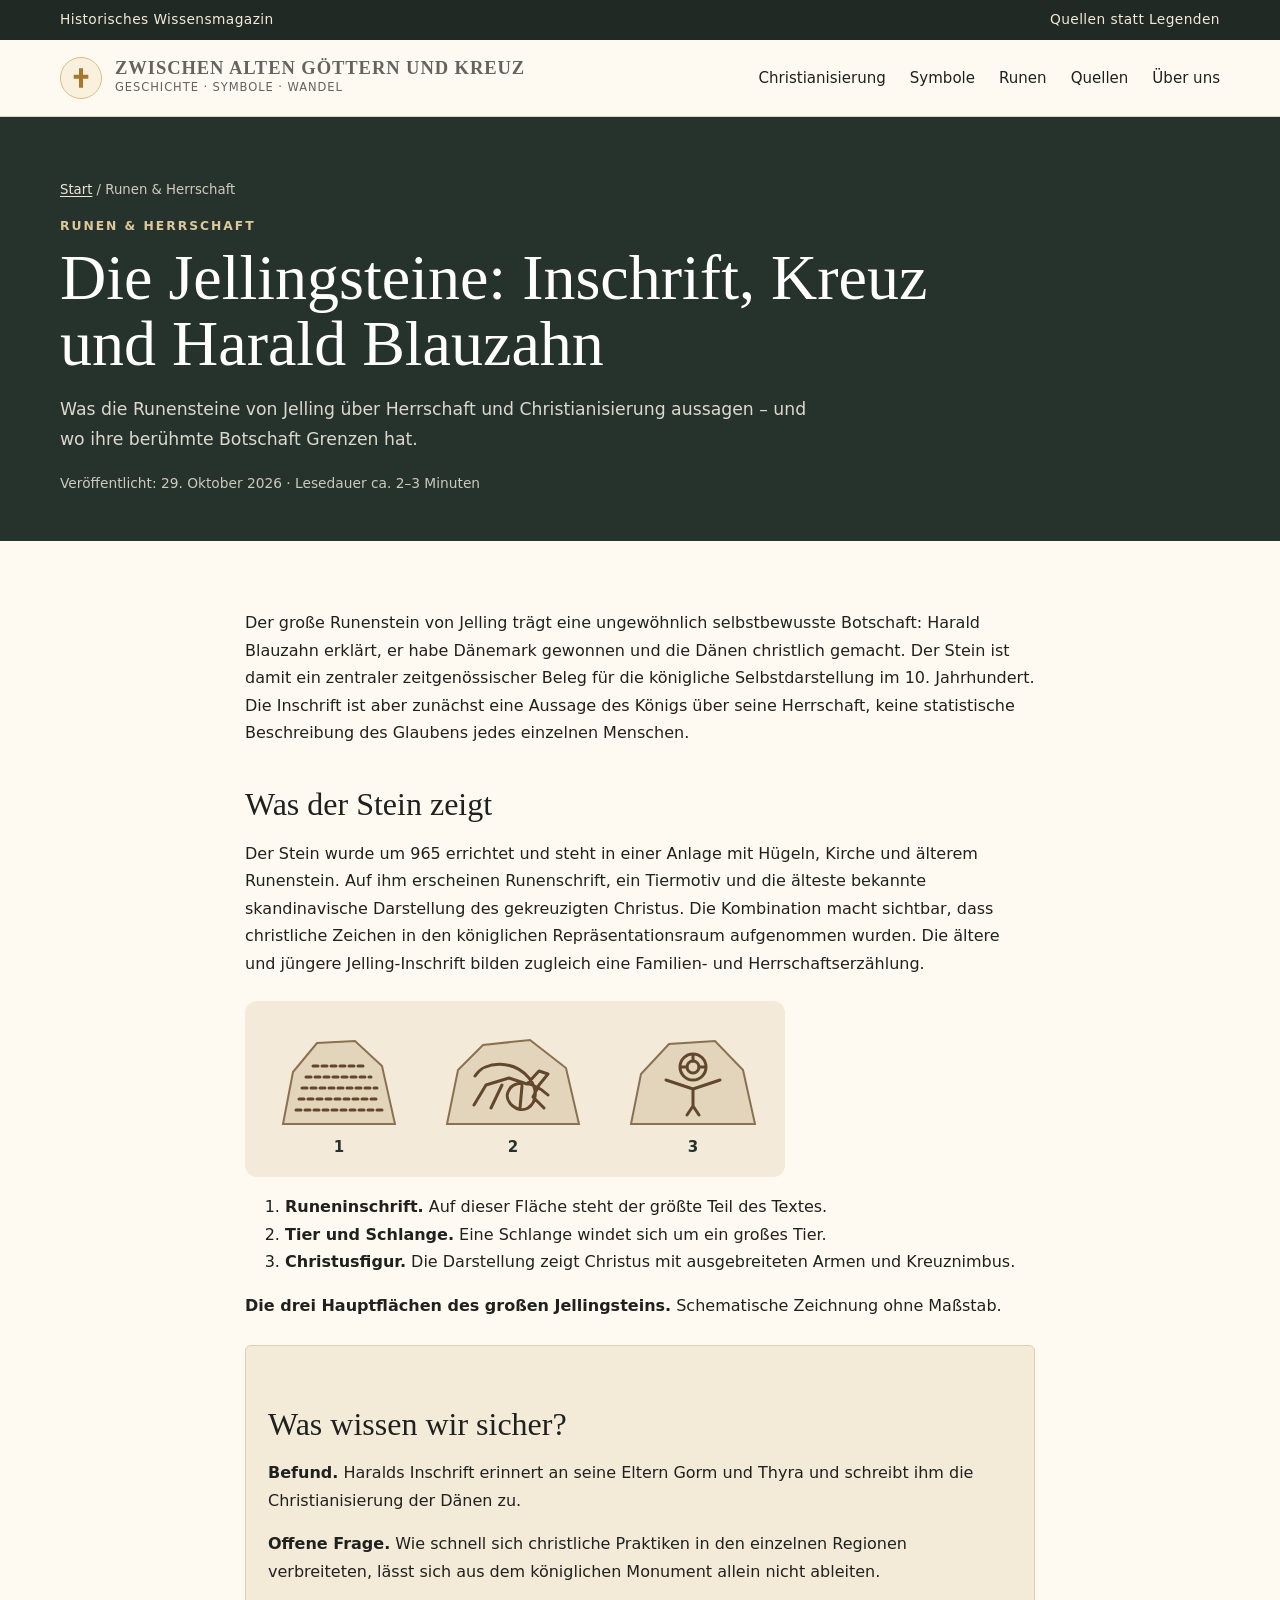
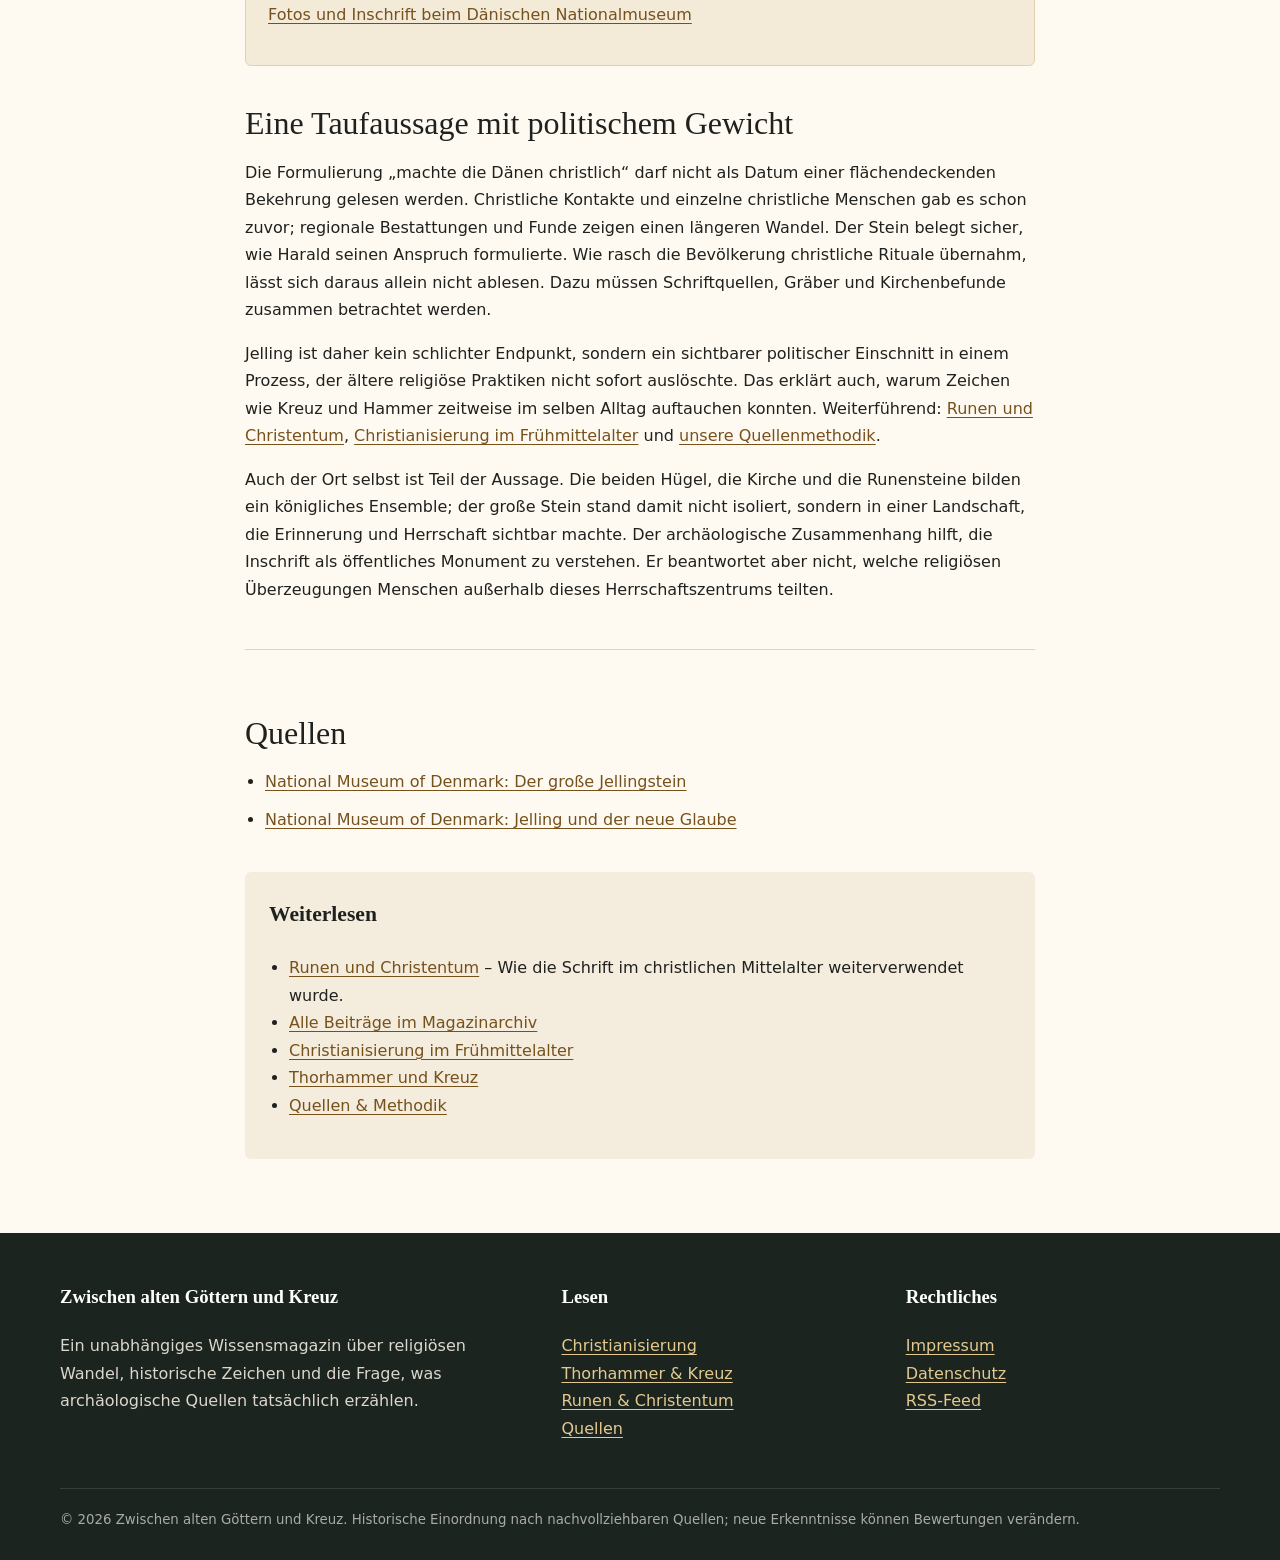
<file: jellingsteine-harald-blauzahn/index.html>
<!DOCTYPE html>
<html lang="de"><head>
<meta charset="utf-8"/><meta name="viewport" content="width=device-width,initial-scale=1"/>
<title>Die Jellingsteine: Inschrift, Kreuz und Harald Blauzahn | Zwischen alten Göttern und Kreuz</title>
<meta name="description" content="Was die Runensteine von Jelling über Herrschaft und Christianisierung aussagen – und wo ihre berühmte Botschaft Grenzen hat."/><meta name="robots" content="index,follow,max-image-preview:large"/>
<link rel="canonical" href="https://alte-goetter-und-kreuz.github.io/jellingsteine-harald-blauzahn/"/><meta name="theme-color" content="#26332d"/>
<link rel="icon" type="image/svg+xml" href="../assets/favicon.svg"/><link rel="stylesheet" href="../assets/style.css"/>
<meta property="og:type" content="article"/><meta property="og:title" content="Die Jellingsteine: Inschrift, Kreuz und Harald Blauzahn | Zwischen alten Göttern und Kreuz"/>
<meta property="og:description" content="Was die Runensteine von Jelling über Herrschaft und Christianisierung aussagen – und wo ihre berühmte Botschaft Grenzen hat."/><meta property="og:url" content="https://alte-goetter-und-kreuz.github.io/jellingsteine-harald-blauzahn/"/>
<meta property="og:site_name" content="Zwischen alten Göttern und Kreuz"/><meta property="og:locale" content="de_DE"/><meta name="twitter:card" content="summary"/>
<script type="application/ld+json">{"@context": "https://schema.org", "@type": "Article", "headline": "Die Jellingsteine: Inschrift, Kreuz und Harald Blauzahn", "name": "Die Jellingsteine: Inschrift, Kreuz und Harald Blauzahn | Zwischen alten Göttern und Kreuz", "description": "Was die Runensteine von Jelling über Herrschaft und Christianisierung aussagen – und wo ihre berühmte Botschaft Grenzen hat.", "url": "https://alte-goetter-und-kreuz.github.io/jellingsteine-harald-blauzahn/", "datePublished": "2026-10-29", "dateModified": "2026-10-29", "inLanguage": "de-DE", "mainEntityOfPage": "https://alte-goetter-und-kreuz.github.io/jellingsteine-harald-blauzahn/", "isPartOf": {"@type": "WebSite", "name": "Zwischen alten Göttern und Kreuz", "url": "https://alte-goetter-und-kreuz.github.io/"}}</script>
<link rel="alternate" type="application/rss+xml" title="Zwischen alten Göttern und Kreuz – RSS" href="https://alte-goetter-und-kreuz.github.io/feed.xml"/>
</head><body>
<a class="skip" href="#inhalt">Zum Inhalt</a><div class="topbar"><div class="wrap"><span>Historisches Wissensmagazin</span><span>Quellen statt Legenden</span></div></div>
<header class="site-head"><div class="wrap head-inner">
<a class="brand" href="../"><span class="brand-mark"><svg aria-hidden="true" viewBox="0 0 64 64"><path d="M27 8h10v16h13v10H37v22H27V34H14V24h13z" fill="#a6782d"></path></svg></span><span><strong>Zwischen alten Göttern und Kreuz</strong><span>Geschichte · Symbole · Wandel</span></span></a>
<button class="menu-btn" aria-controls="main-nav" aria-expanded="false" aria-label="Menü öffnen">Menü</button>
<nav id="main-nav" aria-label="Hauptnavigation"><ul><li><a href="../christianisierung/">Christianisierung</a></li><li><a href="../thorhammer-und-kreuz/">Symbole</a></li><li><a href="../runen-und-christentum/">Runen</a></li><li><a href="../quellen/">Quellen</a></li><li><a href="../ueber/">Über uns</a></li></ul></nav></div></header>
<main id="inhalt"><section class="page-hero"><div class="wrap"><div class="breadcrumb"><a href="../">Start</a> / Runen &amp; Herrschaft</div><div class="kicker">Runen &amp; Herrschaft</div><h1>Die Jellingsteine: Inschrift, Kreuz und Harald Blauzahn</h1><p>Was die Runensteine von Jelling über Herrschaft und Christianisierung aussagen – und wo ihre berühmte Botschaft Grenzen hat.</p><div class="article-meta">Veröffentlicht: 29. Oktober 2026 · Lesedauer ca. 2–3 Minuten</div></div></section>
<article class="content"><p>Der große Runenstein von Jelling trägt eine ungewöhnlich selbstbewusste Botschaft: Harald Blauzahn erklärt, er habe Dänemark gewonnen und die Dänen christlich gemacht. Der Stein ist damit ein zentraler zeitgenössischer Beleg für die königliche Selbstdarstellung im 10. Jahrhundert. Die Inschrift ist aber zunächst eine Aussage des Königs über seine Herrschaft, keine statistische Beschreibung des Glaubens jedes einzelnen Menschen.</p><h2>Was der Stein zeigt</h2><p>Der Stein wurde um 965 errichtet und steht in einer Anlage mit Hügeln, Kirche und älterem Runenstein. Auf ihm erscheinen Runenschrift, ein Tiermotiv und die älteste bekannte skandinavische Darstellung des gekreuzigten Christus. Die Kombination macht sichtbar, dass christliche Zeichen in den königlichen Repräsentationsraum aufgenommen wurden. Die ältere und jüngere Jelling-Inschrift bilden zugleich eine Familien- und Herrschaftserzählung.</p><figure style="margin:1.5rem 0">
<svg xmlns="http://www.w3.org/2000/svg" role="img" aria-labelledby="jelling-grafik" viewBox="0 0 540 176" width="540" height="176" style="display:block;width:100%;max-width:540px;height:auto">
<title id="jelling-grafik">Schematische Ansicht der drei Hauptflächen des großen Jellingsteins: Runeninschrift, Tier mit Schlange und Christusfigur</title>
<rect width="540" height="176" rx="12" fill="#f3ead9"/>
<g fill="#e3d5bb" stroke="#8b7150" stroke-width="2">
<path d="M38 123 48 71 72 42 110 40 137 65 150 123Z"/>
<path d="M202 123 213 69 238 44 285 39 321 67 334 123Z"/>
<path d="M386 123 396 73 424 43 470 40 498 69 510 123Z"/>
</g>
<g fill="none" stroke="#63472d" stroke-width="3" stroke-linecap="round" stroke-linejoin="round">
<path d="M68 65h51M61 76h65M57 87h75M54 98h81M51 109h88" stroke-dasharray="5 4"/>
<path d="M229 104l12-20 23-7 18 6 12-13 9 3-9 11-6 12 11 11m-42-23-11 23m31-22-2 22m-45-32c10-16 39-16 54 2 9 11 8 24-1 30-10 6-24-6-20-16 5-13 25-11 40 3"/>
<circle cx="448" cy="66" r="13"/><path d="M448 54v6m-12 6h6m12 0h6"/><circle cx="448" cy="66" r="6"/><path d="M421 79l27 9 27-9m-27 9v17m0 0-6 9m6-9 6 9"/>
</g>
<g fill="#26332d" font-family="system-ui,sans-serif" font-size="15" font-weight="700" text-anchor="middle"><text x="94" y="151">1</text><text x="268" y="151">2</text><text x="448" y="151">3</text></g>
</svg>
<ol><li><strong>Runeninschrift.</strong> Auf dieser Fläche steht der größte Teil des Textes.</li><li><strong>Tier und Schlange.</strong> Eine Schlange windet sich um ein großes Tier.</li><li><strong>Christusfigur.</strong> Die Darstellung zeigt Christus mit ausgebreiteten Armen und Kreuznimbus.</li></ol>
<figcaption><strong>Die drei Hauptflächen des großen Jellingsteins.</strong> Schematische Zeichnung ohne Maßstab.</figcaption>
</figure>
<aside class="note" aria-labelledby="jelling-befund">
<h2 id="jelling-befund">Was wissen wir sicher?</h2>
<p><strong>Befund.</strong> Haralds Inschrift erinnert an seine Eltern Gorm und Thyra und schreibt ihm die Christianisierung der Dänen zu.</p>
<p><strong>Offene Frage.</strong> Wie schnell sich christliche Praktiken in den einzelnen Regionen verbreiteten, lässt sich aus dem königlichen Monument allein nicht ableiten.</p>
<p><a href="https://en.natmus.dk/historical-knowledge/denmark/prehistoric-period-until-1050-ad/the-viking-age/the-monuments-at-jelling/the-jelling-stone/">Fotos und Inschrift beim Dänischen Nationalmuseum</a></p>
</aside>
<h2>Eine Taufaussage mit politischem Gewicht</h2><p>Die Formulierung „machte die Dänen christlich“ darf nicht als Datum einer flächendeckenden Bekehrung gelesen werden. Christliche Kontakte und einzelne christliche Menschen gab es schon zuvor; regionale Bestattungen und Funde zeigen einen längeren Wandel. Der Stein belegt sicher, wie Harald seinen Anspruch formulierte. Wie rasch die Bevölkerung christliche Rituale übernahm, lässt sich daraus allein nicht ablesen. Dazu müssen Schriftquellen, Gräber und Kirchenbefunde zusammen betrachtet werden.</p><p>Jelling ist daher kein schlichter Endpunkt, sondern ein sichtbarer politischer Einschnitt in einem Prozess, der ältere religiöse Praktiken nicht sofort auslöschte. Das erklärt auch, warum Zeichen wie Kreuz und Hammer zeitweise im selben Alltag auftauchen konnten. Weiterführend: <a href="../runen-und-christentum/">Runen und Christentum</a>, <a href="../christianisierung/">Christianisierung im Frühmittelalter</a> und <a href="../quellen/">unsere Quellenmethodik</a>.</p><p>Auch der Ort selbst ist Teil der Aussage. Die beiden Hügel, die Kirche und die Runensteine bilden ein königliches Ensemble; der große Stein stand damit nicht isoliert, sondern in einer Landschaft, die Erinnerung und Herrschaft sichtbar machte. Der archäologische Zusammenhang hilft, die Inschrift als öffentliches Monument zu verstehen. Er beantwortet aber nicht, welche religiösen Überzeugungen Menschen außerhalb dieses Herrschaftszentrums teilten.</p><div class="sources"><h2>Quellen</h2><ul><li><a href="https://en.natmus.dk/historical-knowledge/denmark/prehistoric-period-until-1050-ad/the-viking-age/the-monuments-at-jelling/the-jelling-stone/">National Museum of Denmark: Der große Jellingstein</a></li>
<li><a href="https://en.natmus.dk/historical-knowledge/denmark/prehistoric-period-until-1050-ad/the-viking-age/the-monuments-at-jelling/jelling-and-the-new-faith/">National Museum of Denmark: Jelling und der neue Glaube</a></li></ul></div><div class="article-links"><h3>Weiterlesen</h3><ul><li><a href="../runen-und-christentum/">Runen und Christentum</a> – Wie die Schrift im christlichen Mittelalter weiterverwendet wurde.</li><li><a href="../#magazinarchiv">Alle Beiträge im Magazinarchiv</a></li><li><a href="../christianisierung/">Christianisierung im Frühmittelalter</a></li><li><a href="../thorhammer-und-kreuz/">Thorhammer und Kreuz</a></li><li><a href="../quellen/">Quellen &amp; Methodik</a></li></ul></div></article></main>
<footer class="footer"><div class="wrap"><div class="footer-grid"><div><h3>Zwischen alten Göttern und Kreuz</h3><p>Ein unabhängiges Wissensmagazin über religiösen Wandel, historische Zeichen und die Frage, was archäologische Quellen tatsächlich erzählen.</p></div><div><h3>Lesen</h3><p><a href="../christianisierung/">Christianisierung</a><br/><a href="../thorhammer-und-kreuz/">Thorhammer &amp; Kreuz</a><br/><a href="../runen-und-christentum/">Runen &amp; Christentum</a><br/><a href="../quellen/">Quellen</a></p></div><div><h3>Rechtliches</h3><p><a href="../impressum/">Impressum</a><br/><a href="../datenschutz/">Datenschutz</a><br/><a href="../feed.xml">RSS-Feed</a></p></div></div><small>© 2026 Zwischen alten Göttern und Kreuz. Historische Einordnung nach nachvollziehbaren Quellen; neue Erkenntnisse können Bewertungen verändern.</small></div></footer>
<script src="../assets/main.js"></script></body></html>
</file>
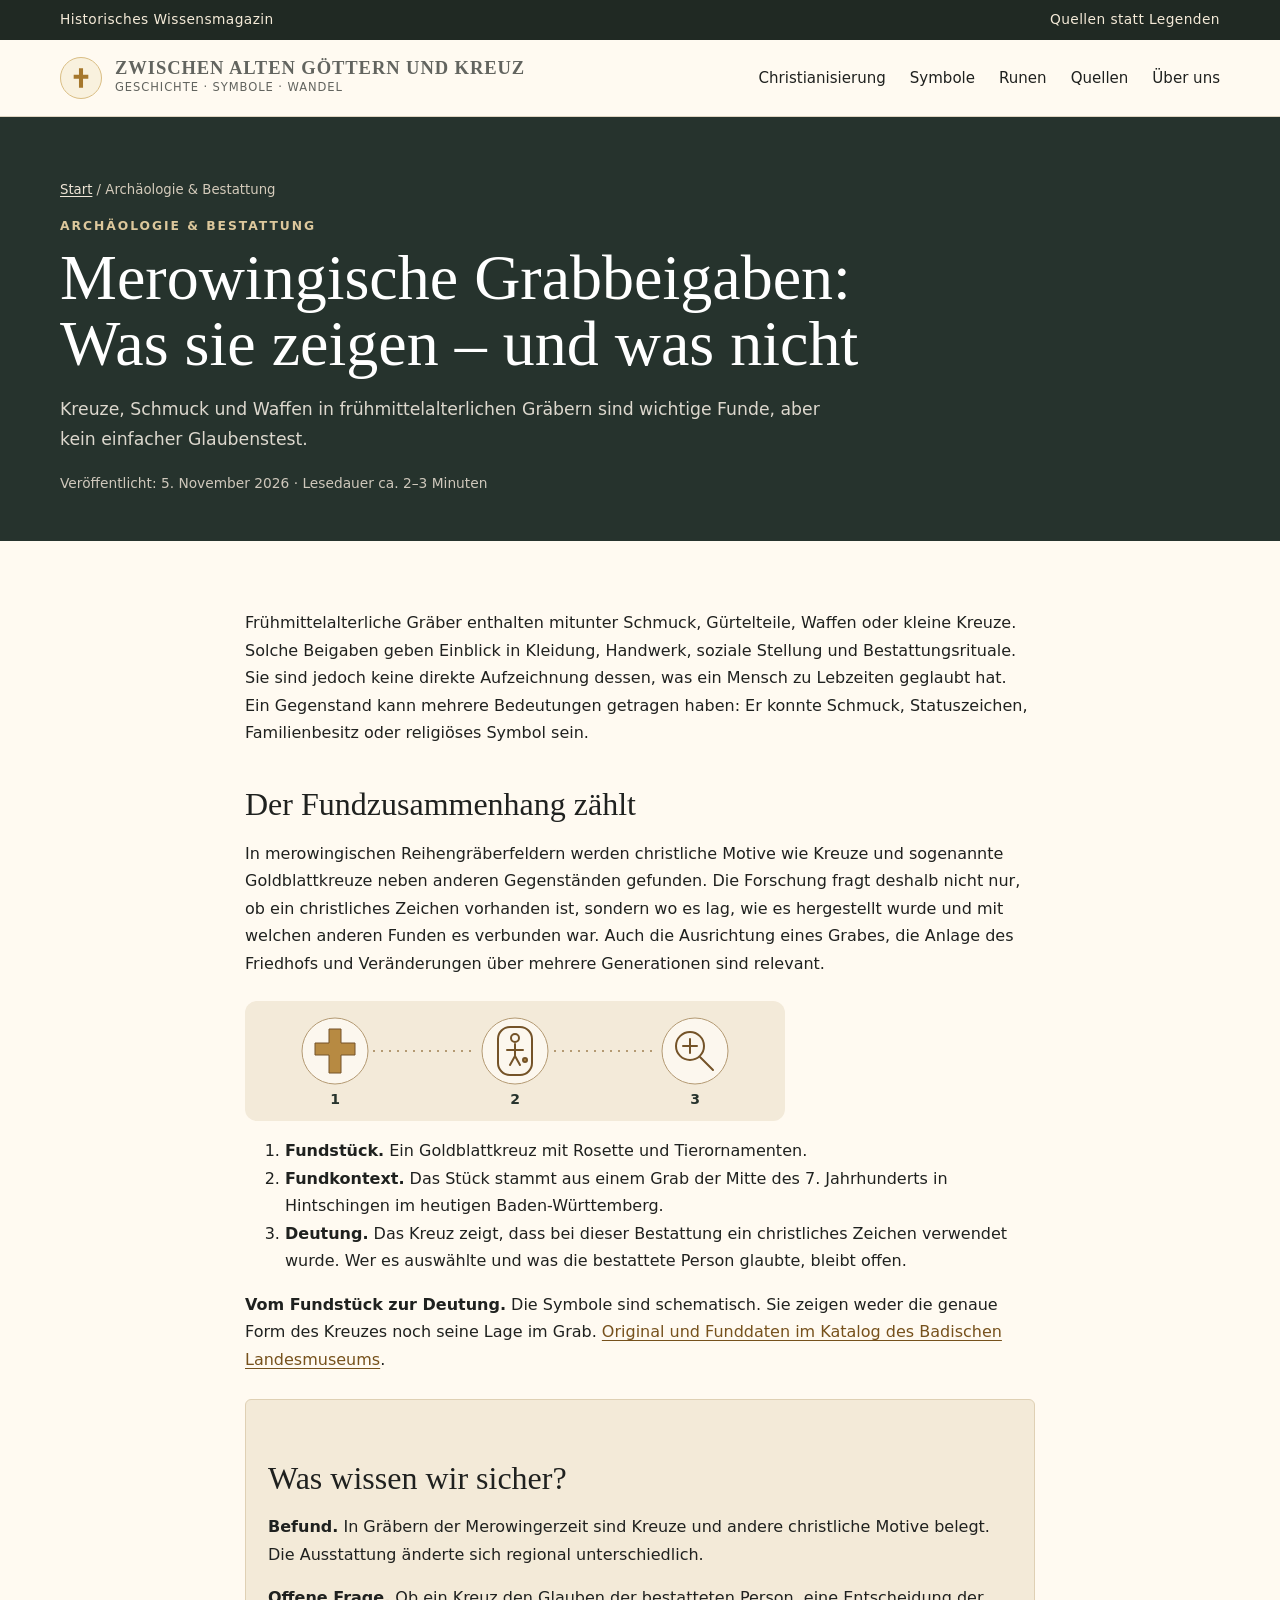
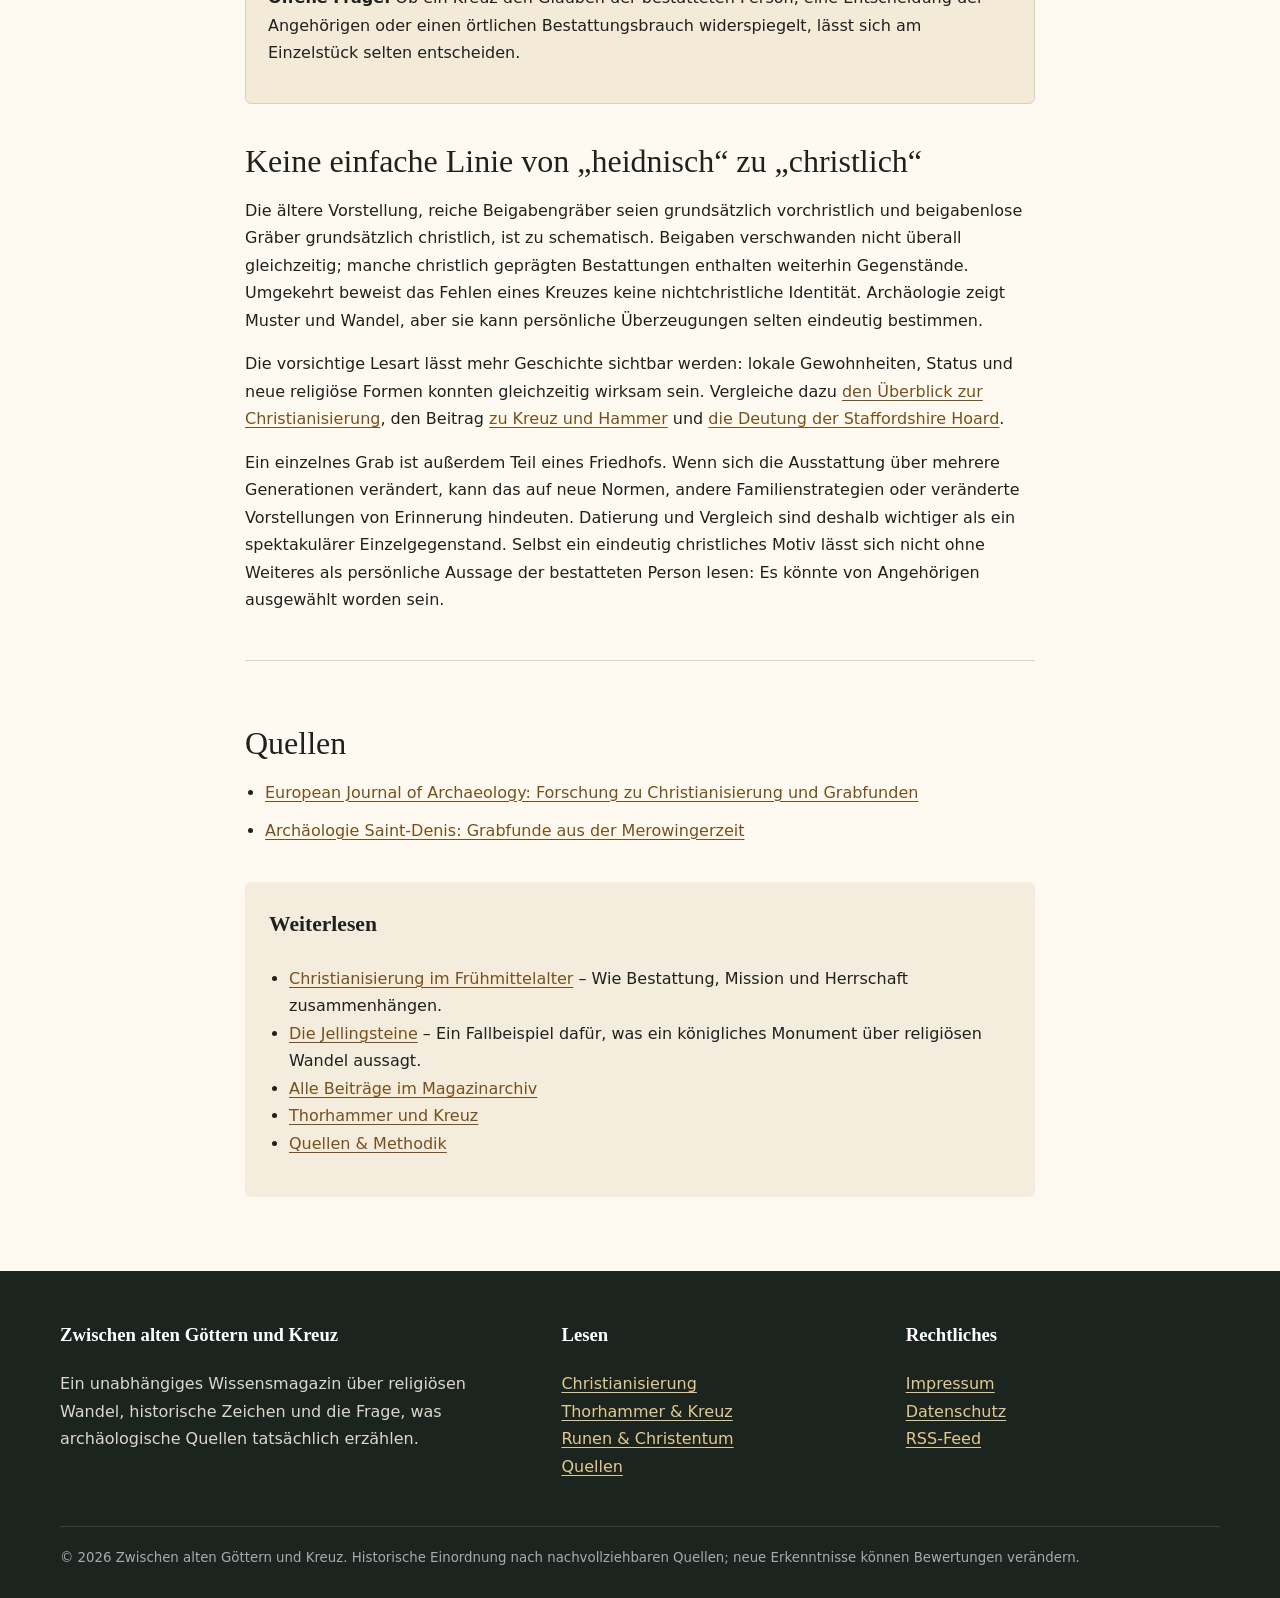
<file: merowingische-graeber-grabbeigaben/index.html>
<!DOCTYPE html>
<html lang="de"><head>
<meta charset="utf-8"/><meta name="viewport" content="width=device-width,initial-scale=1"/>
<title>Merowingische Grabbeigaben: Was sie zeigen – und was nicht | Zwischen alten Göttern und Kreuz</title>
<meta name="description" content="Kreuze, Schmuck und Waffen in frühmittelalterlichen Gräbern sind wichtige Funde, aber kein einfacher Glaubenstest."/><meta name="robots" content="index,follow,max-image-preview:large"/>
<link rel="canonical" href="https://alte-goetter-und-kreuz.github.io/merowingische-graeber-grabbeigaben/"/><meta name="theme-color" content="#26332d"/>
<link rel="icon" type="image/svg+xml" href="../assets/favicon.svg"/><link rel="stylesheet" href="../assets/style.css"/>
<meta property="og:type" content="article"/><meta property="og:title" content="Merowingische Grabbeigaben: Was sie zeigen – und was nicht | Zwischen alten Göttern und Kreuz"/>
<meta property="og:description" content="Kreuze, Schmuck und Waffen in frühmittelalterlichen Gräbern sind wichtige Funde, aber kein einfacher Glaubenstest."/><meta property="og:url" content="https://alte-goetter-und-kreuz.github.io/merowingische-graeber-grabbeigaben/"/>
<meta property="og:site_name" content="Zwischen alten Göttern und Kreuz"/><meta property="og:locale" content="de_DE"/><meta name="twitter:card" content="summary"/>
<script type="application/ld+json">{"@context": "https://schema.org", "@type": "Article", "headline": "Merowingische Grabbeigaben: Was sie zeigen – und was nicht", "name": "Merowingische Grabbeigaben: Was sie zeigen – und was nicht | Zwischen alten Göttern und Kreuz", "description": "Kreuze, Schmuck und Waffen in frühmittelalterlichen Gräbern sind wichtige Funde, aber kein einfacher Glaubenstest.", "url": "https://alte-goetter-und-kreuz.github.io/merowingische-graeber-grabbeigaben/", "datePublished": "2026-11-05", "dateModified": "2026-11-05", "inLanguage": "de-DE", "mainEntityOfPage": "https://alte-goetter-und-kreuz.github.io/merowingische-graeber-grabbeigaben/", "isPartOf": {"@type": "WebSite", "name": "Zwischen alten Göttern und Kreuz", "url": "https://alte-goetter-und-kreuz.github.io/"}}</script>
<link rel="alternate" type="application/rss+xml" title="Zwischen alten Göttern und Kreuz – RSS" href="https://alte-goetter-und-kreuz.github.io/feed.xml"/>
</head><body>
<a class="skip" href="#inhalt">Zum Inhalt</a><div class="topbar"><div class="wrap"><span>Historisches Wissensmagazin</span><span>Quellen statt Legenden</span></div></div>
<header class="site-head"><div class="wrap head-inner">
<a class="brand" href="../"><span class="brand-mark"><svg aria-hidden="true" viewBox="0 0 64 64"><path d="M27 8h10v16h13v10H37v22H27V34H14V24h13z" fill="#a6782d"></path></svg></span><span><strong>Zwischen alten Göttern und Kreuz</strong><span>Geschichte · Symbole · Wandel</span></span></a>
<button class="menu-btn" aria-controls="main-nav" aria-expanded="false" aria-label="Menü öffnen">Menü</button>
<nav id="main-nav" aria-label="Hauptnavigation"><ul><li><a href="../christianisierung/">Christianisierung</a></li><li><a href="../thorhammer-und-kreuz/">Symbole</a></li><li><a href="../runen-und-christentum/">Runen</a></li><li><a href="../quellen/">Quellen</a></li><li><a href="../ueber/">Über uns</a></li></ul></nav></div></header>
<main id="inhalt"><section class="page-hero"><div class="wrap"><div class="breadcrumb"><a href="../">Start</a> / Archäologie &amp; Bestattung</div><div class="kicker">Archäologie &amp; Bestattung</div><h1>Merowingische Grabbeigaben: Was sie zeigen – und was nicht</h1><p>Kreuze, Schmuck und Waffen in frühmittelalterlichen Gräbern sind wichtige Funde, aber kein einfacher Glaubenstest.</p><div class="article-meta">Veröffentlicht: 5. November 2026 · Lesedauer ca. 2–3 Minuten</div></div></section>
<article class="content"><p>Frühmittelalterliche Gräber enthalten mitunter Schmuck, Gürtelteile, Waffen oder kleine Kreuze. Solche Beigaben geben Einblick in Kleidung, Handwerk, soziale Stellung und Bestattungsrituale. Sie sind jedoch keine direkte Aufzeichnung dessen, was ein Mensch zu Lebzeiten geglaubt hat. Ein Gegenstand kann mehrere Bedeutungen getragen haben: Er konnte Schmuck, Statuszeichen, Familienbesitz oder religiöses Symbol sein.</p><h2>Der Fundzusammenhang zählt</h2><p>In merowingischen Reihengräberfeldern werden christliche Motive wie Kreuze und sogenannte Goldblattkreuze neben anderen Gegenständen gefunden. Die Forschung fragt deshalb nicht nur, ob ein christliches Zeichen vorhanden ist, sondern wo es lag, wie es hergestellt wurde und mit welchen anderen Funden es verbunden war. Auch die Ausrichtung eines Grabes, die Anlage des Friedhofs und Veränderungen über mehrere Generationen sind relevant.</p><figure style="margin:1.5rem 0">
<svg xmlns="http://www.w3.org/2000/svg" aria-hidden="true" focusable="false" viewBox="0 0 540 120" width="540" height="120" style="display:block;width:100%;max-width:540px;height:auto">
<rect width="540" height="120" rx="12" fill="#f3ead9"/>
<g fill="#fcf7ee" stroke="#b49a73"><circle cx="90" cy="50" r="33"/><circle cx="270" cy="50" r="33"/><circle cx="450" cy="50" r="33"/></g>
<path d="M128 50h103m78 0h102" fill="none" stroke="#b49a73" stroke-width="2" stroke-dasharray="2 6"/>
<path d="M84 28h12v14h14v12H96v18H84V54H70V42h14z" fill="#b78a42" stroke="#745328"/>
<g fill="none" stroke="#745328" stroke-width="2" stroke-linecap="round" stroke-linejoin="round">
<rect x="253" y="26" width="34" height="48" rx="12"/><circle cx="270" cy="37" r="4"/><path d="M270 43v12m-8-6h16m-8 6-5 9m5-9 5 9"/><circle cx="280" cy="59" r="2" fill="#b78a42"/>
<circle cx="445" cy="45" r="14"/><path d="m455 56 13 13m-23-31v14m-7-7h14"/>
</g>
<g fill="#26332d" font-family="system-ui,sans-serif" font-size="14" font-weight="700" text-anchor="middle"><text x="90" y="103">1</text><text x="270" y="103">2</text><text x="450" y="103">3</text></g>
</svg>
<ol>
<li><strong>Fundstück.</strong> Ein Goldblattkreuz mit Rosette und Tierornamenten.</li>
<li><strong>Fundkontext.</strong> Das Stück stammt aus einem Grab der Mitte des 7. Jahrhunderts in Hintschingen im heutigen Baden-Württemberg.</li>
<li><strong>Deutung.</strong> Das Kreuz zeigt, dass bei dieser Bestattung ein christliches Zeichen verwendet wurde. Wer es auswählte und was die bestattete Person glaubte, bleibt offen.</li>
</ol>
<figcaption><strong>Vom Fundstück zur Deutung.</strong> Die Symbole sind schematisch. Sie zeigen weder die genaue Form des Kreuzes noch seine Lage im Grab. <a href="https://www.leo-bw.de/en-GB/web/guest/detail/-/Detail/details/DOKUMENT/blm_museumsobjekte/B16F67C906694980A3BFDCF3E11F6349/Goldblattkreuz">Original und Funddaten im Katalog des Badischen Landesmuseums</a>.</figcaption>
</figure>
<aside class="note" aria-labelledby="grab-befund">
<h2 id="grab-befund">Was wissen wir sicher?</h2>
<p><strong>Befund.</strong> In Gräbern der Merowingerzeit sind Kreuze und andere christliche Motive belegt. Die Ausstattung änderte sich regional unterschiedlich.</p>
<p><strong>Offene Frage.</strong> Ob ein Kreuz den Glauben der bestatteten Person, eine Entscheidung der Angehörigen oder einen örtlichen Bestattungsbrauch widerspiegelt, lässt sich am Einzelstück selten entscheiden.</p>
</aside>
<h2>Keine einfache Linie von „heidnisch“ zu „christlich“</h2><p>Die ältere Vorstellung, reiche Beigabengräber seien grundsätzlich vorchristlich und beigabenlose Gräber grundsätzlich christlich, ist zu schematisch. Beigaben verschwanden nicht überall gleichzeitig; manche christlich geprägten Bestattungen enthalten weiterhin Gegenstände. Umgekehrt beweist das Fehlen eines Kreuzes keine nichtchristliche Identität. Archäologie zeigt Muster und Wandel, aber sie kann persönliche Überzeugungen selten eindeutig bestimmen.</p><p>Die vorsichtige Lesart lässt mehr Geschichte sichtbar werden: lokale Gewohnheiten, Status und neue religiöse Formen konnten gleichzeitig wirksam sein. Vergleiche dazu <a href="../christianisierung/">den Überblick zur Christianisierung</a>, den Beitrag <a href="../thorhammer-und-kreuz/">zu Kreuz und Hammer</a> und <a href="../staffordshire-hoard/">die Deutung der Staffordshire Hoard</a>.</p><p>Ein einzelnes Grab ist außerdem Teil eines Friedhofs. Wenn sich die Ausstattung über mehrere Generationen verändert, kann das auf neue Normen, andere Familienstrategien oder veränderte Vorstellungen von Erinnerung hindeuten. Datierung und Vergleich sind deshalb wichtiger als ein spektakulärer Einzelgegenstand. Selbst ein eindeutig christliches Motiv lässt sich nicht ohne Weiteres als persönliche Aussage der bestatteten Person lesen: Es könnte von Angehörigen ausgewählt worden sein.</p><div class="sources"><h2>Quellen</h2><ul><li><a href="https://www.cambridge.org/core/journals/european-journal-of-archaeology/article/abs/on-christianization-and-gravefinds/3D9A8CC4A4647DAEFA92CCAF4DC1989D">European Journal of Archaeology: Forschung zu Christianisierung und Grabfunden</a></li>
<li><a href="https://archeologie.culture.gouv.fr/saint-denis/en/grave-exterior-necropolis">Archäologie Saint-Denis: Grabfunde aus der Merowingerzeit</a></li></ul></div><div class="article-links"><h3>Weiterlesen</h3><ul><li><a href="../christianisierung/">Christianisierung im Frühmittelalter</a> – Wie Bestattung, Mission und Herrschaft zusammenhängen.</li><li><a href="../jellingsteine-harald-blauzahn/">Die Jellingsteine</a> – Ein Fallbeispiel dafür, was ein königliches Monument über religiösen Wandel aussagt.</li><li><a href="../#magazinarchiv">Alle Beiträge im Magazinarchiv</a></li><li><a href="../thorhammer-und-kreuz/">Thorhammer und Kreuz</a></li><li><a href="../quellen/">Quellen &amp; Methodik</a></li></ul></div></article></main>
<footer class="footer"><div class="wrap"><div class="footer-grid"><div><h3>Zwischen alten Göttern und Kreuz</h3><p>Ein unabhängiges Wissensmagazin über religiösen Wandel, historische Zeichen und die Frage, was archäologische Quellen tatsächlich erzählen.</p></div><div><h3>Lesen</h3><p><a href="../christianisierung/">Christianisierung</a><br/><a href="../thorhammer-und-kreuz/">Thorhammer &amp; Kreuz</a><br/><a href="../runen-und-christentum/">Runen &amp; Christentum</a><br/><a href="../quellen/">Quellen</a></p></div><div><h3>Rechtliches</h3><p><a href="../impressum/">Impressum</a><br/><a href="../datenschutz/">Datenschutz</a><br/><a href="../feed.xml">RSS-Feed</a></p></div></div><small>© 2026 Zwischen alten Göttern und Kreuz. Historische Einordnung nach nachvollziehbaren Quellen; neue Erkenntnisse können Bewertungen verändern.</small></div></footer>
<script src="../assets/main.js"></script></body></html>
</file>
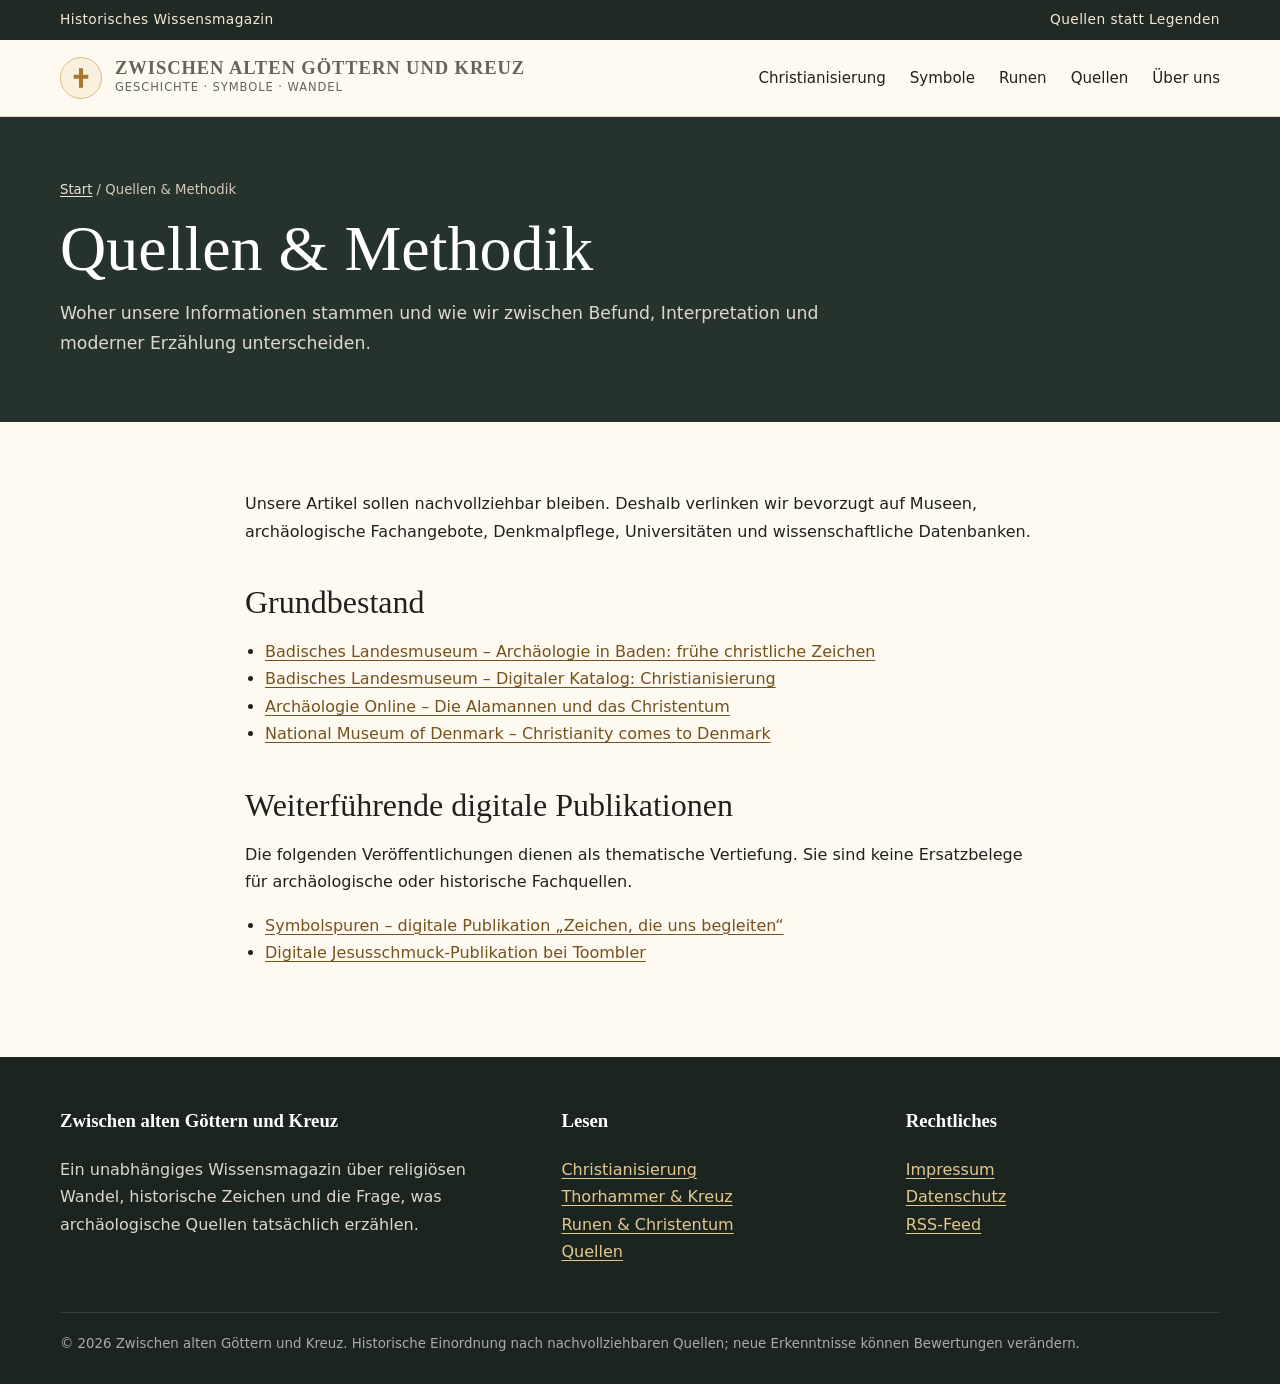
<file: quellen/index.html>
<!DOCTYPE html>

<html lang="de">
<head>
<meta charset="utf-8"/>
<meta content="width=device-width,initial-scale=1" name="viewport"/>
<title>Quellen &amp; Methodik | Zwischen alten Göttern und Kreuz</title>
<meta content="Woher unsere Informationen stammen und wie wir zwischen Befund, Interpretation und moderner Erzählung unterscheiden." name="description"/>
<link href="https://alte-goetter-und-kreuz.github.io/quellen/" rel="canonical"/>
<meta content="index,follow,max-image-preview:large" name="robots"/>
<meta content="#26332d" name="theme-color"/>
<link href="../assets/favicon.svg" rel="icon" type="image/svg+xml"/>
<link href="../assets/style.css" rel="stylesheet"/>
<meta content="website" property="og:type"/>
<meta content="Quellen &amp; Methodik | Zwischen alten Göttern und Kreuz" property="og:title"/>
<meta content="Woher unsere Informationen stammen und wie wir zwischen Befund, Interpretation und moderner Erzählung unterscheiden." property="og:description"/>
<meta content="https://alte-goetter-und-kreuz.github.io/quellen/" property="og:url"/>
<meta content="Zwischen alten Göttern und Kreuz" property="og:site_name"/>
<script type="application/ld+json">
{"@context": "https://schema.org", "@type": "WebPage", "name": "Quellen & Methodik | Zwischen alten Göttern und Kreuz", "description": "Woher unsere Informationen stammen und wie wir zwischen Befund, Interpretation und moderner Erzählung unterscheiden.", "url": "https://alte-goetter-und-kreuz.github.io/quellen/", "inLanguage": "de-DE"}
</script>
<link href="https://alte-goetter-und-kreuz.github.io/feed.xml" rel="alternate" title="Zwischen alten Göttern und Kreuz – RSS" type="application/rss+xml"/><meta content="de_DE" property="og:locale"/><meta content="summary" name="twitter:card"/></head><body>
<a class="skip" href="#inhalt">Zum Inhalt</a>
<div class="topbar"><div class="wrap"><span>Historisches Wissensmagazin</span><span>Quellen statt Legenden</span></div></div>
<header class="site-head"><div class="wrap head-inner">
<a class="brand" href="../"><span class="brand-mark"><svg aria-hidden="true" viewbox="0 0 64 64"><path d="M27 8h10v16h13v10H37v22H27V34H14V24h13z" fill="#a6782d"></path></svg></span><span><strong>Zwischen alten Göttern und Kreuz</strong><span>Geschichte · Symbole · Wandel</span></span></a>
<button aria-controls="main-nav" aria-expanded="false" aria-label="Menü öffnen" class="menu-btn">Menü</button>
<nav aria-label="Hauptnavigation" id="main-nav"><ul>
<li><a href="../christianisierung/">Christianisierung</a></li>
<li><a href="../thorhammer-und-kreuz/">Symbole</a></li>
<li><a href="../runen-und-christentum/">Runen</a></li>
<li><a href="../quellen/">Quellen</a></li>
<li><a href="../ueber/">Über uns</a></li>
</ul></nav></div></header>
<main id="inhalt"><section class="page-hero"><div class="wrap"><div class="breadcrumb"><a href="../">Start</a> / Quellen &amp; Methodik</div><h1>Quellen &amp; Methodik</h1><p>Woher unsere Informationen stammen und wie wir zwischen Befund, Interpretation und moderner Erzählung unterscheiden.</p></div></section><section class="content">
<p>Unsere Artikel sollen nachvollziehbar bleiben. Deshalb verlinken wir bevorzugt auf Museen, archäologische Fachangebote, Denkmalpflege, Universitäten und wissenschaftliche Datenbanken.</p>
<h2>Grundbestand</h2>
<ul>
<li><a href="https://www.landesmuseum.de/archaeologie-in-baden/aib-screen-13">Badisches Landesmuseum – Archäologie in Baden: frühe christliche Zeichen</a></li>
<li><a href="https://katalog.landesmuseum.de/ausstellungen/bee00ea0-b7ee-4609-a535-9dbbd3bf6905/844dfb60-b1d3-4357-8585-0f28c57c07d6/31a963cd-8559-4844-96cd-e768676d5887">Badisches Landesmuseum – Digitaler Katalog: Christianisierung</a></li>
<li><a href="https://www.archaeologie-online.de/artikel/2001/thema-alamannen/die-alamannen-und-das-christentum/">Archäologie Online – Die Alamannen und das Christentum</a></li>
<li><a href="https://en.natmus.dk/historical-knowledge/denmark/prehistoric-period-until-1050-ad/the-viking-age/religion-magic-death-and-rituals/christianity-comes-to-denmark/">National Museum of Denmark – Christianity comes to Denmark</a></li>
</ul>
<h2>Weiterführende digitale Publikationen</h2><p>Die folgenden Veröffentlichungen dienen als thematische Vertiefung. Sie sind keine Ersatzbelege für archäologische oder historische Fachquellen.</p>
<ul>
<li><a href="https://heyzine.com/flip-book/310cea502b.html">Symbolspuren – digitale Publikation „Zeichen, die uns begleiten“</a></li>
<li><a href="https://toombler.com/f/5cd9fd0c-6d06-4977-99cf-f93334ea1cd2">Digitale Jesusschmuck-Publikation bei Toombler</a></li>
</ul>
</section></main>
<footer class="footer"><div class="wrap"><div class="footer-grid">
<div><h3>Zwischen alten Göttern und Kreuz</h3><p>Ein unabhängiges Wissensmagazin über religiösen Wandel, historische Zeichen und die Frage, was archäologische Quellen tatsächlich erzählen.</p></div>
<div><h3>Lesen</h3><p><a href="../christianisierung/">Christianisierung</a><br/><a href="../thorhammer-und-kreuz/">Thorhammer &amp; Kreuz</a><br/><a href="../runen-und-christentum/">Runen &amp; Christentum</a><br/><a href="../quellen/">Quellen</a></p></div>
<div><h3>Rechtliches</h3><p><a href="../impressum/">Impressum</a><br/><a href="../datenschutz/">Datenschutz</a><br/><a href="../feed.xml">RSS-Feed</a></p></div>
</div><small>© 2026 Zwischen alten Göttern und Kreuz. Historische Einordnung nach nachvollziehbaren Quellen; neue Erkenntnisse können Bewertungen verändern.</small></div></footer>
<script src="../assets/main.js"></script></body></html>
</file>
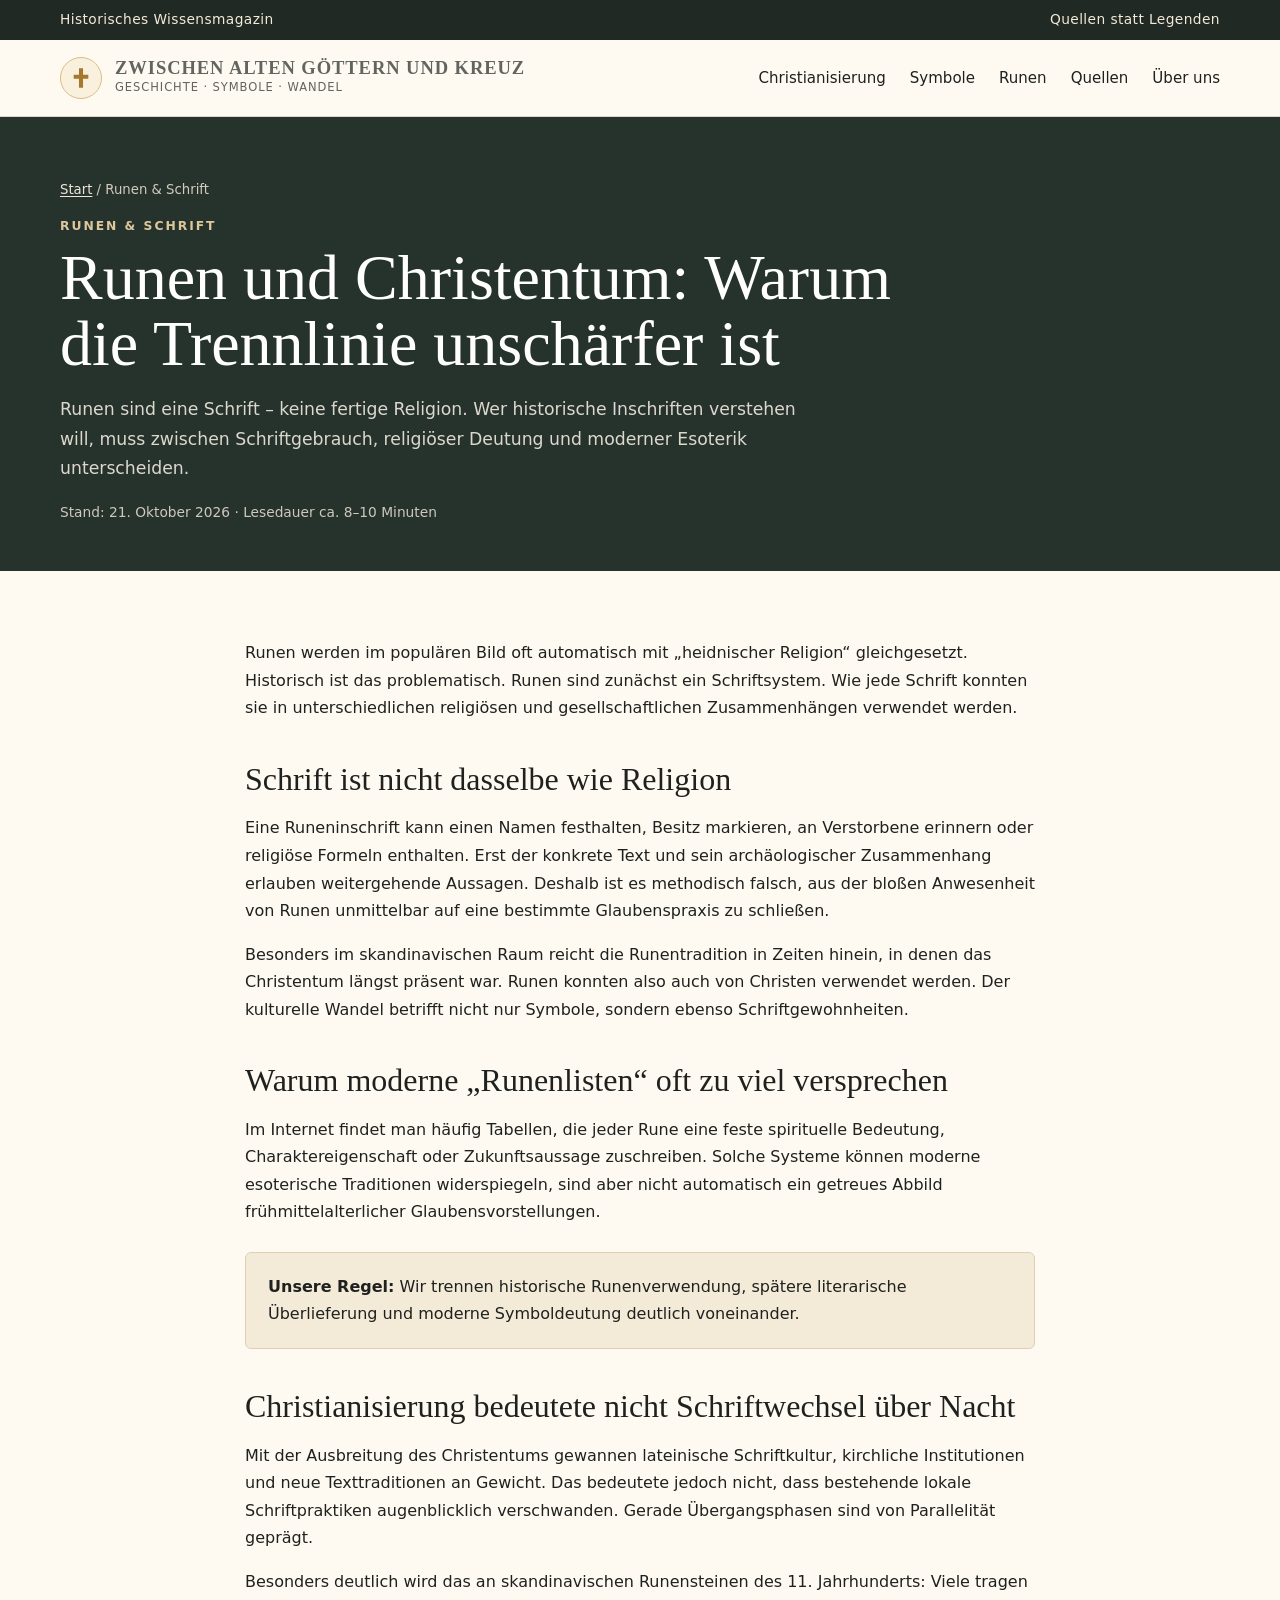
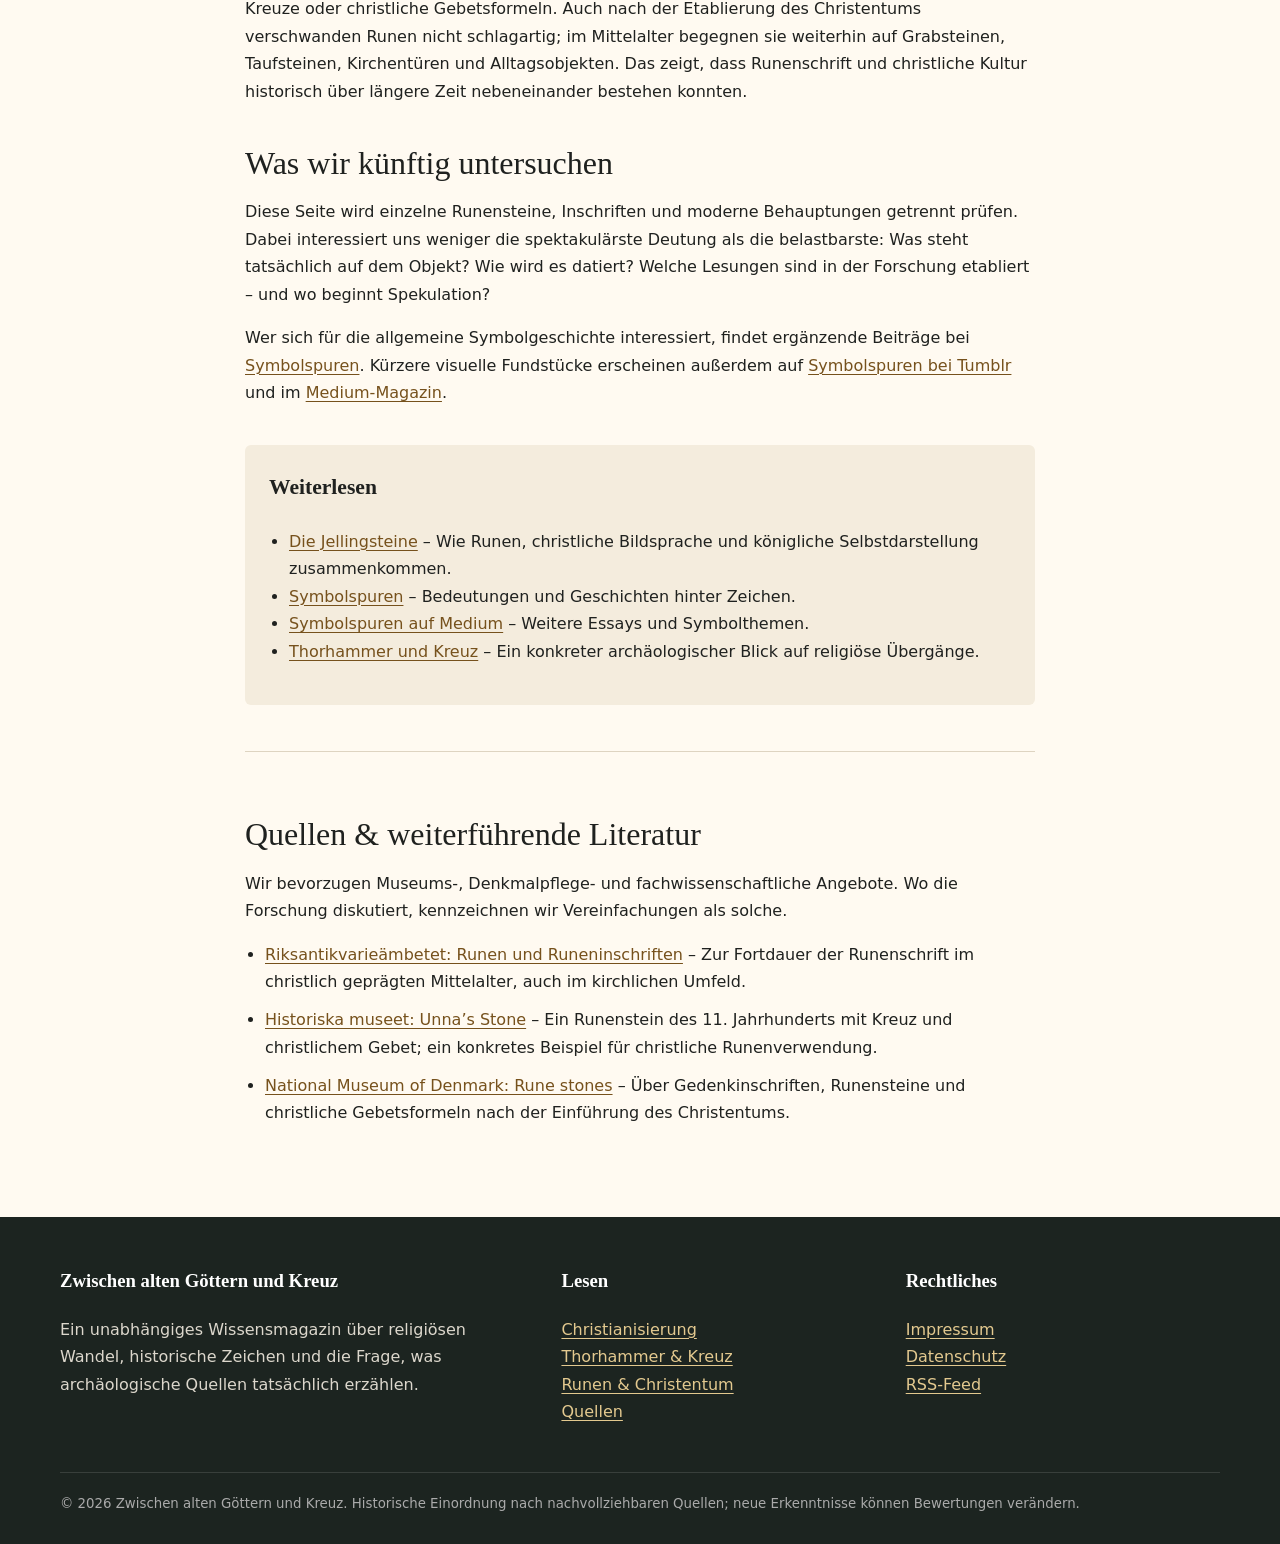
<file: runen-und-christentum/index.html>
<!DOCTYPE html>

<html lang="de">
<head>
<meta charset="utf-8"/>
<meta content="width=device-width,initial-scale=1" name="viewport"/>
<title>Runen und Christentum: Warum die Trennlinie unschärfer ist | Zwischen alten Göttern und Kreuz</title>
<meta content="Runen und Christentum schließen sich historisch nicht automatisch aus. Entscheidend sind Inschrift, Datierung und Fundkontext." name="description"/>
<link href="https://alte-goetter-und-kreuz.github.io/runen-und-christentum/" rel="canonical"/>
<meta content="index,follow,max-image-preview:large" name="robots"/>
<meta content="#26332d" name="theme-color"/>
<link href="../assets/favicon.svg" rel="icon" type="image/svg+xml"/>
<link href="../assets/style.css" rel="stylesheet"/>
<meta content="article" property="og:type"/>
<meta content="Runen und Christentum: Warum die Trennlinie unschärfer ist | Zwischen alten Göttern und Kreuz" property="og:title"/>
<meta content="Runen und Christentum schließen sich historisch nicht automatisch aus. Entscheidend sind Inschrift, Datierung und Fundkontext." property="og:description"/>
<meta content="https://alte-goetter-und-kreuz.github.io/runen-und-christentum/" property="og:url"/>
<meta content="Zwischen alten Göttern und Kreuz" property="og:site_name"/>
<script type="application/ld+json">{"@context": "https://schema.org", "@type": "Article", "name": "Runen und Christentum: Warum die Trennlinie unschärfer ist | Zwischen alten Göttern und Kreuz", "description": "Runen und Christentum schließen sich historisch nicht automatisch aus. Entscheidend sind Inschrift, Datierung und Fundkontext.", "url": "https://alte-goetter-und-kreuz.github.io/runen-und-christentum/", "inLanguage": "de-DE", "headline": "Runen und Christentum: Warum die Trennlinie unschärfer ist", "datePublished": "2026-10-21", "dateModified": "2026-10-21", "mainEntityOfPage": "https://alte-goetter-und-kreuz.github.io/runen-und-christentum/", "isPartOf": {"@type": "WebSite", "name": "Zwischen alten Göttern und Kreuz", "url": "https://alte-goetter-und-kreuz.github.io/"}}</script>
<link href="https://alte-goetter-und-kreuz.github.io/feed.xml" rel="alternate" title="Zwischen alten Göttern und Kreuz – RSS" type="application/rss+xml"/><meta content="de_DE" property="og:locale"/><meta content="summary" name="twitter:card"/></head><body>
<a class="skip" href="#inhalt">Zum Inhalt</a>
<div class="topbar"><div class="wrap"><span>Historisches Wissensmagazin</span><span>Quellen statt Legenden</span></div></div>
<header class="site-head"><div class="wrap head-inner">
<a class="brand" href="../"><span class="brand-mark"><svg aria-hidden="true" viewbox="0 0 64 64"><path d="M27 8h10v16h13v10H37v22H27V34H14V24h13z" fill="#a6782d"></path></svg></span><span><strong>Zwischen alten Göttern und Kreuz</strong><span>Geschichte · Symbole · Wandel</span></span></a>
<button aria-controls="main-nav" aria-expanded="false" aria-label="Menü öffnen" class="menu-btn">Menü</button>
<nav aria-label="Hauptnavigation" id="main-nav"><ul>
<li><a href="../christianisierung/">Christianisierung</a></li>
<li><a href="../thorhammer-und-kreuz/">Symbole</a></li>
<li><a href="../runen-und-christentum/">Runen</a></li>
<li><a href="../quellen/">Quellen</a></li>
<li><a href="../ueber/">Über uns</a></li>
</ul></nav></div></header>
<main id="inhalt">
<section class="page-hero"><div class="wrap"><div class="breadcrumb"><a href="../">Start</a> / Runen &amp; Schrift</div><div class="kicker">Runen &amp; Schrift</div><h1>Runen und Christentum: Warum die Trennlinie unschärfer ist</h1><p>Runen sind eine Schrift – keine fertige Religion. Wer historische Inschriften verstehen will, muss zwischen Schriftgebrauch, religiöser Deutung und moderner Esoterik unterscheiden.</p><div class="article-meta">Stand: 21. Oktober 2026 · Lesedauer ca. 8–10 Minuten</div></div></section>
<article class="content">
<p>Runen werden im populären Bild oft automatisch mit „heidnischer Religion“ gleichgesetzt. Historisch ist das problematisch. Runen sind zunächst ein Schriftsystem. Wie jede Schrift konnten sie in unterschiedlichen religiösen und gesellschaftlichen Zusammenhängen verwendet werden.</p>
<h2>Schrift ist nicht dasselbe wie Religion</h2>
<p>Eine Runeninschrift kann einen Namen festhalten, Besitz markieren, an Verstorbene erinnern oder religiöse Formeln enthalten. Erst der konkrete Text und sein archäologischer Zusammenhang erlauben weitergehende Aussagen. Deshalb ist es methodisch falsch, aus der bloßen Anwesenheit von Runen unmittelbar auf eine bestimmte Glaubenspraxis zu schließen.</p>
<p>Besonders im skandinavischen Raum reicht die Runentradition in Zeiten hinein, in denen das Christentum längst präsent war. Runen konnten also auch von Christen verwendet werden. Der kulturelle Wandel betrifft nicht nur Symbole, sondern ebenso Schriftgewohnheiten.</p>
<h2>Warum moderne „Runenlisten“ oft zu viel versprechen</h2>
<p>Im Internet findet man häufig Tabellen, die jeder Rune eine feste spirituelle Bedeutung, Charaktereigenschaft oder Zukunftsaussage zuschreiben. Solche Systeme können moderne esoterische Traditionen widerspiegeln, sind aber nicht automatisch ein getreues Abbild frühmittelalterlicher Glaubensvorstellungen.</p>
<div class="note"><strong>Unsere Regel:</strong> Wir trennen historische Runenverwendung, spätere literarische Überlieferung und moderne Symboldeutung deutlich voneinander.</div>
<h2>Christianisierung bedeutete nicht Schriftwechsel über Nacht</h2>
<p>Mit der Ausbreitung des Christentums gewannen lateinische Schriftkultur, kirchliche Institutionen und neue Texttraditionen an Gewicht. Das bedeutete jedoch nicht, dass bestehende lokale Schriftpraktiken augenblicklich verschwanden. Gerade Übergangsphasen sind von Parallelität geprägt.</p><p>Besonders deutlich wird das an skandinavischen Runensteinen des 11. Jahrhunderts: Viele tragen Kreuze oder christliche Gebetsformeln. Auch nach der Etablierung des Christentums verschwanden Runen nicht schlagartig; im Mittelalter begegnen sie weiterhin auf Grabsteinen, Taufsteinen, Kirchentüren und Alltagsobjekten. Das zeigt, dass Runenschrift und christliche Kultur historisch über längere Zeit nebeneinander bestehen konnten.</p>
<h2>Was wir künftig untersuchen</h2>
<p>Diese Seite wird einzelne Runensteine, Inschriften und moderne Behauptungen getrennt prüfen. Dabei interessiert uns weniger die spektakulärste Deutung als die belastbarste: Was steht tatsächlich auf dem Objekt? Wie wird es datiert? Welche Lesungen sind in der Forschung etabliert – und wo beginnt Spekulation?</p>
<p>Wer sich für die allgemeine Symbolgeschichte interessiert, findet ergänzende Beiträge bei <a href="https://www.symbolspuren.com/">Symbolspuren</a>. Kürzere visuelle Fundstücke erscheinen außerdem auf <a href="https://symbolspuren.tumblr.com/">Symbolspuren bei Tumblr</a> und im <a href="https://symbolspuren-com.medium.com/">Medium-Magazin</a>.</p>
<div class="article-links"><h3>Weiterlesen</h3><ul><li><a href="../jellingsteine-harald-blauzahn/">Die Jellingsteine</a> – Wie Runen, christliche Bildsprache und königliche Selbstdarstellung zusammenkommen.</li><li><a href="https://www.symbolspuren.com/">Symbolspuren</a> – Bedeutungen und Geschichten hinter Zeichen.</li><li><a href="https://symbolspuren-com.medium.com/">Symbolspuren auf Medium</a> – Weitere Essays und Symbolthemen.</li><li><a href="../thorhammer-und-kreuz/">Thorhammer und Kreuz</a> – Ein konkreter archäologischer Blick auf religiöse Übergänge.</li></ul></div>
<div class="sources"><h2>Quellen &amp; weiterführende Literatur</h2><p>Wir bevorzugen Museums-, Denkmalpflege- und fachwissenschaftliche Angebote. Wo die Forschung diskutiert, kennzeichnen wir Vereinfachungen als solche.</p><ul><li><a href="https://www.raa.se/kulturarv/runor-och-runstenar/att-lasa-runor-och-runinskrifter/">Riksantikvarieämbetet: Runen und Runeninschriften</a> – Zur Fortdauer der Runenschrift im christlich geprägten Mittelalter, auch im kirchlichen Umfeld.</li><li><a href="https://historiska.se/en/explore-history/history-hub/unnas-stone/">Historiska museet: Unna’s Stone</a> – Ein Runenstein des 11. Jahrhunderts mit Kreuz und christlichem Gebet; ein konkretes Beispiel für christliche Runenverwendung.</li><li><a href="https://en.natmus.dk/historical-knowledge/denmark/prehistoric-period-until-1050-ad/the-viking-age/power-and-aristocracy/rune-stones/">National Museum of Denmark: Rune stones</a> – Über Gedenkinschriften, Runensteine und christliche Gebetsformeln nach der Einführung des Christentums.</li></ul></div>
</article></main>
<footer class="footer"><div class="wrap"><div class="footer-grid">
<div><h3>Zwischen alten Göttern und Kreuz</h3><p>Ein unabhängiges Wissensmagazin über religiösen Wandel, historische Zeichen und die Frage, was archäologische Quellen tatsächlich erzählen.</p></div>
<div><h3>Lesen</h3><p><a href="../christianisierung/">Christianisierung</a><br/><a href="../thorhammer-und-kreuz/">Thorhammer &amp; Kreuz</a><br/><a href="../runen-und-christentum/">Runen &amp; Christentum</a><br/><a href="../quellen/">Quellen</a></p></div>
<div><h3>Rechtliches</h3><p><a href="../impressum/">Impressum</a><br/><a href="../datenschutz/">Datenschutz</a><br/><a href="../feed.xml">RSS-Feed</a></p></div>
</div><small>© 2026 Zwischen alten Göttern und Kreuz. Historische Einordnung nach nachvollziehbaren Quellen; neue Erkenntnisse können Bewertungen verändern.</small></div></footer>
<script src="../assets/main.js"></script></body></html>
</file>
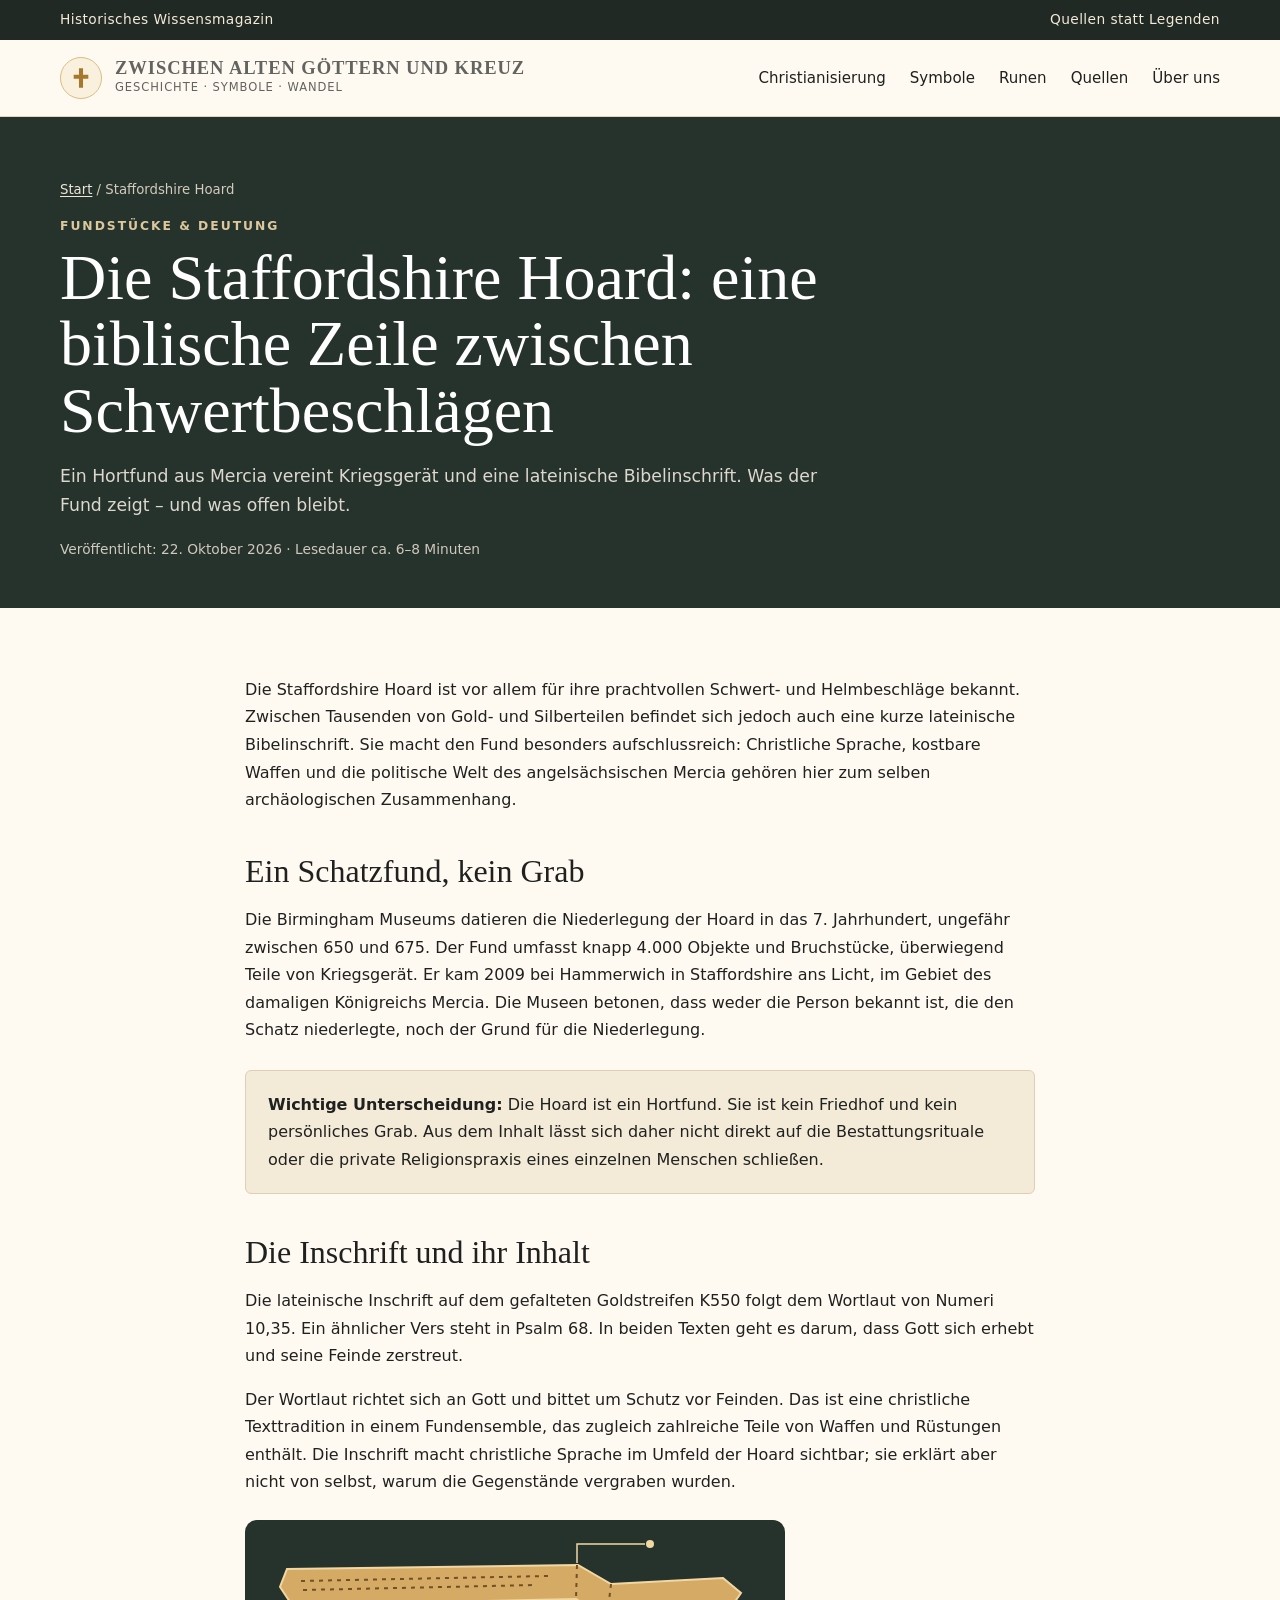
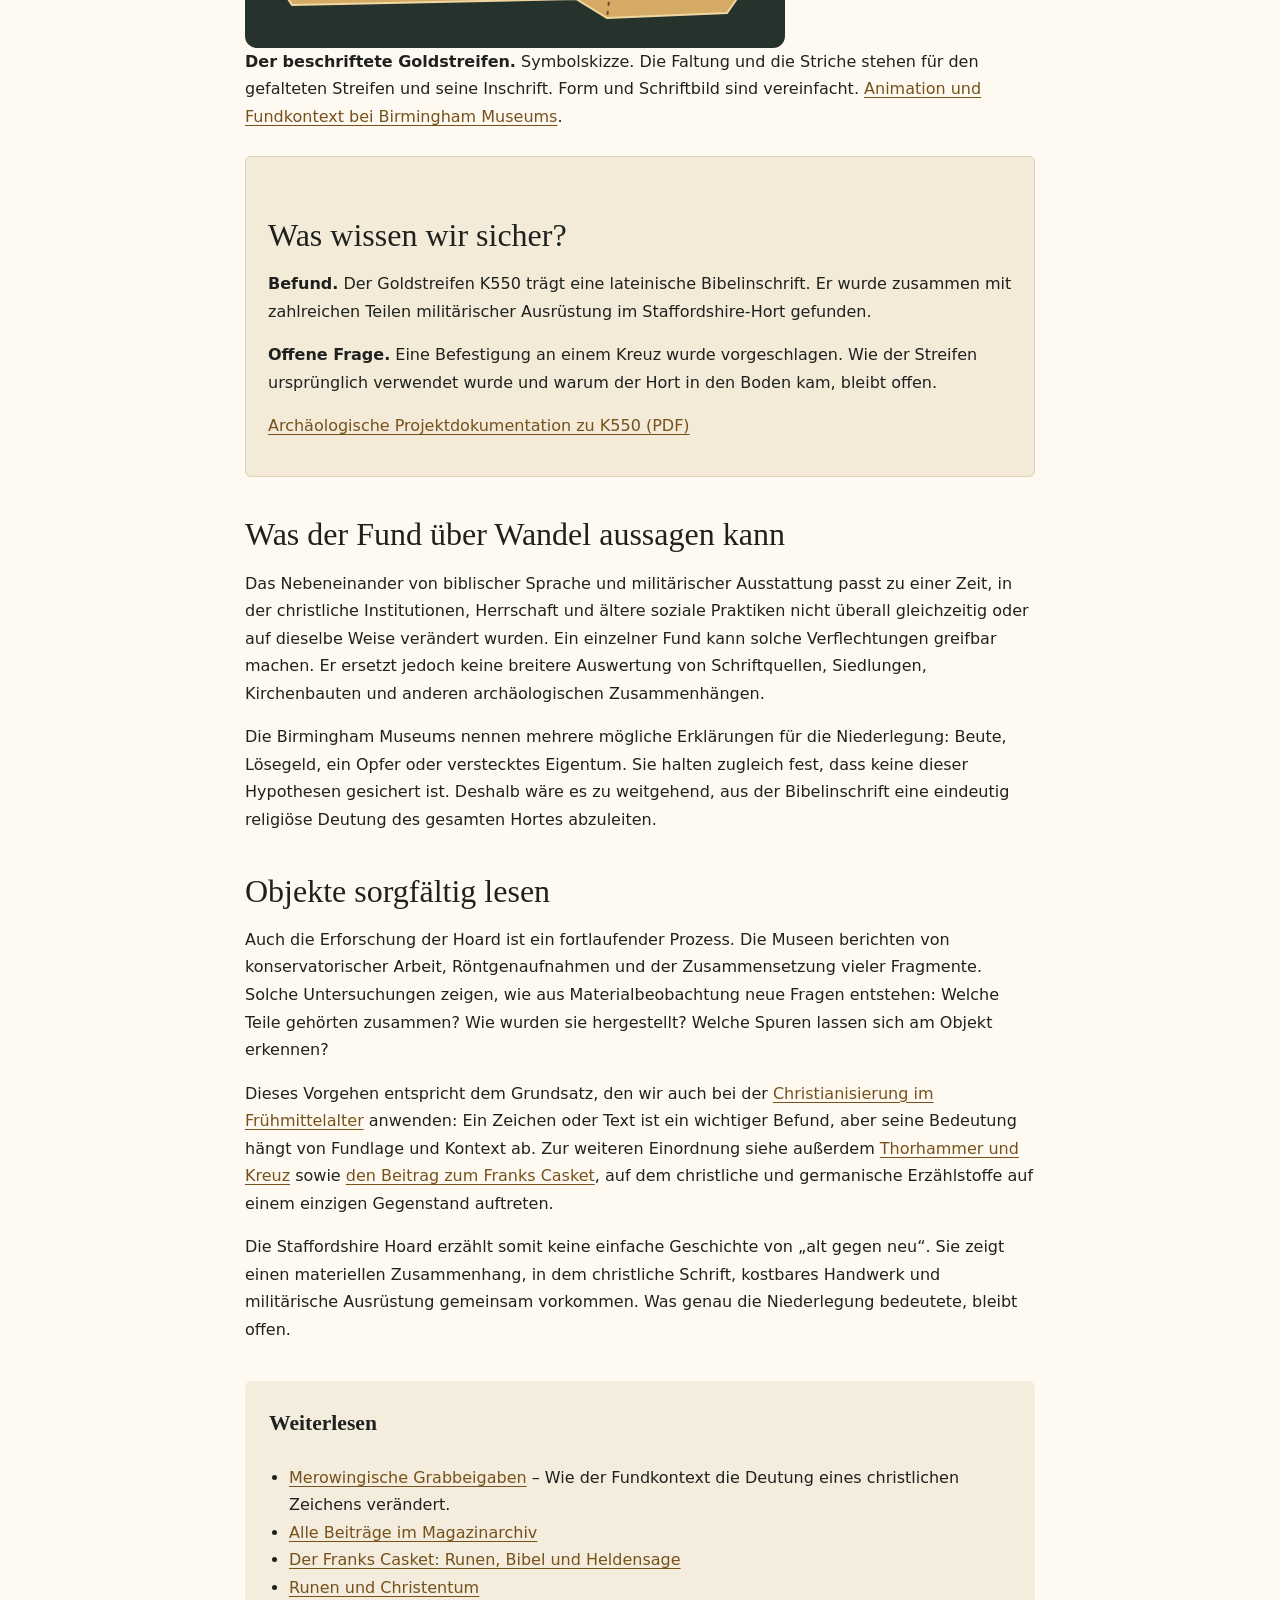
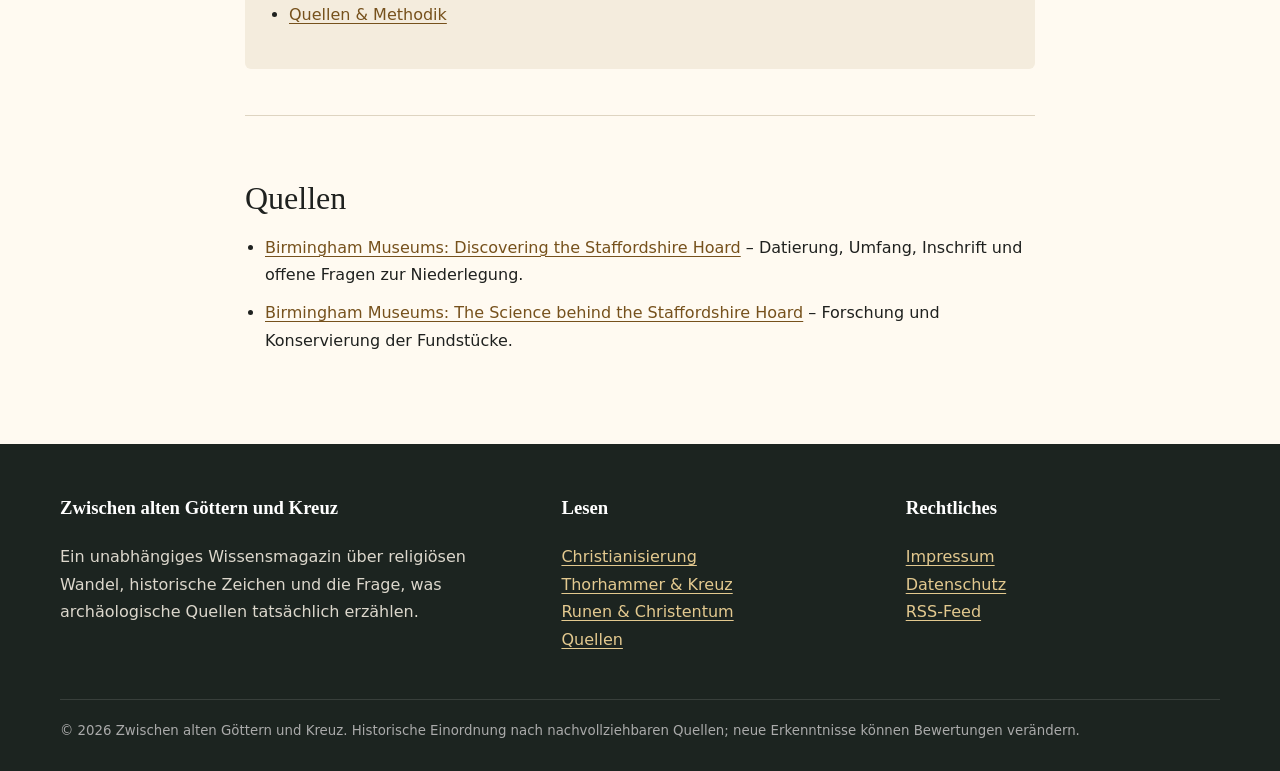
<file: staffordshire-hoard/index.html>
<!DOCTYPE html>
<html lang="de"><head>
<meta charset="utf-8"/><meta content="width=device-width,initial-scale=1" name="viewport"/>
<title>Die Staffordshire Hoard: Bibeltext zwischen Schwertbeschlägen | Zwischen alten Göttern und Kreuz</title><meta content="Ein Hortfund aus Mercia vereint Kriegsgerät und eine lateinische Bibelinschrift. Was der Fund zeigt – und was offen bleibt." name="description"/>
<link href="https://alte-goetter-und-kreuz.github.io/staffordshire-hoard/" rel="canonical"/><meta content="index,follow,max-image-preview:large" name="robots"/><meta content="#26332d" name="theme-color"/>
<link href="../assets/favicon.svg" rel="icon" type="image/svg+xml"/><link href="../assets/style.css" rel="stylesheet"/>
<meta content="article" property="og:type"/><meta content="Die Staffordshire Hoard: Bibeltext zwischen Schwertbeschlägen | Zwischen alten Göttern und Kreuz" property="og:title"/><meta content="Ein Hortfund aus Mercia vereint Kriegsgerät und eine lateinische Bibelinschrift. Was der Fund zeigt – und was offen bleibt." property="og:description"/><meta content="https://alte-goetter-und-kreuz.github.io/staffordshire-hoard/" property="og:url"/><meta content="Zwischen alten Göttern und Kreuz" property="og:site_name"/><meta content="de_DE" property="og:locale"/><meta content="summary" name="twitter:card"/>
<script type="application/ld+json">{"@context":"https://schema.org","@type":"Article","headline":"Die Staffordshire Hoard: eine biblische Zeile zwischen Schwertbeschlägen","name":"Die Staffordshire Hoard: Bibeltext zwischen Schwertbeschlägen | Zwischen alten Göttern und Kreuz","description":"Ein Hortfund aus Mercia vereint Kriegsgerät und eine lateinische Bibelinschrift. Was der Fund zeigt – und was offen bleibt.","url":"https://alte-goetter-und-kreuz.github.io/staffordshire-hoard/","datePublished":"2026-10-22","dateModified":"2026-10-22","inLanguage":"de-DE","mainEntityOfPage":"https://alte-goetter-und-kreuz.github.io/staffordshire-hoard/","isPartOf":{"@type":"WebSite","name":"Zwischen alten Göttern und Kreuz","url":"https://alte-goetter-und-kreuz.github.io/"}}</script>
<link href="https://alte-goetter-und-kreuz.github.io/feed.xml" rel="alternate" title="Zwischen alten Göttern und Kreuz – RSS" type="application/rss+xml"/></head><body>
<a class="skip" href="#inhalt">Zum Inhalt</a><div class="topbar"><div class="wrap"><span>Historisches Wissensmagazin</span><span>Quellen statt Legenden</span></div></div>
<header class="site-head"><div class="wrap head-inner">
<a class="brand" href="../"><span class="brand-mark"><svg aria-hidden="true" viewbox="0 0 64 64"><path d="M27 8h10v16h13v10H37v22H27V34H14V24h13z" fill="#a6782d"></path></svg></span><span><strong>Zwischen alten Göttern und Kreuz</strong><span>Geschichte · Symbole · Wandel</span></span></a>
<button aria-controls="main-nav" aria-expanded="false" aria-label="Menü öffnen" class="menu-btn">Menü</button>
<nav aria-label="Hauptnavigation" id="main-nav"><ul><li><a href="../christianisierung/">Christianisierung</a></li><li><a href="../thorhammer-und-kreuz/">Symbole</a></li><li><a href="../runen-und-christentum/">Runen</a></li><li><a href="../quellen/">Quellen</a></li><li><a href="../ueber/">Über uns</a></li></ul></nav></div></header><main id="inhalt"><section class="page-hero"><div class="wrap"><div class="breadcrumb"><a href="../">Start</a> / Staffordshire Hoard</div><div class="kicker">Fundstücke &amp; Deutung</div><h1>Die Staffordshire Hoard: eine biblische Zeile zwischen Schwertbeschlägen</h1><p>Ein Hortfund aus Mercia vereint Kriegsgerät und eine lateinische Bibelinschrift. Was der Fund zeigt – und was offen bleibt.</p><div class="article-meta">Veröffentlicht: 22. Oktober 2026 · Lesedauer ca. 6–8 Minuten</div></div></section>
<article class="content"><p>Die Staffordshire Hoard ist vor allem für ihre prachtvollen Schwert- und Helmbeschläge bekannt. Zwischen Tausenden von Gold- und Silberteilen befindet sich jedoch auch eine kurze lateinische Bibelinschrift. Sie macht den Fund besonders aufschlussreich: Christliche Sprache, kostbare Waffen und die politische Welt des angelsächsischen Mercia gehören hier zum selben archäologischen Zusammenhang.</p>
<h2>Ein Schatzfund, kein Grab</h2>
<p>Die Birmingham Museums datieren die Niederlegung der Hoard in das 7. Jahrhundert, ungefähr zwischen 650 und 675. Der Fund umfasst knapp 4.000 Objekte und Bruchstücke, überwiegend Teile von Kriegsgerät. Er kam 2009 bei Hammerwich in Staffordshire ans Licht, im Gebiet des damaligen Königreichs Mercia. Die Museen betonen, dass weder die Person bekannt ist, die den Schatz niederlegte, noch der Grund für die Niederlegung.</p>
<div class="note"><strong>Wichtige Unterscheidung:</strong> Die Hoard ist ein Hortfund. Sie ist kein Friedhof und kein persönliches Grab. Aus dem Inhalt lässt sich daher nicht direkt auf die Bestattungsrituale oder die private Religionspraxis eines einzelnen Menschen schließen.</div>
<h2>Die Inschrift und ihr Inhalt</h2>
<p>Die lateinische Inschrift auf dem gefalteten Goldstreifen K550 folgt dem Wortlaut von Numeri 10,35. Ein ähnlicher Vers steht in Psalm 68. In beiden Texten geht es darum, dass Gott sich erhebt und seine Feinde zerstreut.</p>
<p>Der Wortlaut richtet sich an Gott und bittet um Schutz vor Feinden. Das ist eine christliche Texttradition in einem Fundensemble, das zugleich zahlreiche Teile von Waffen und Rüstungen enthält. Die Inschrift macht christliche Sprache im Umfeld der Hoard sichtbar; sie erklärt aber nicht von selbst, warum die Gegenstände vergraben wurden.</p>
<figure style="margin:1.5rem 0">
<svg xmlns="http://www.w3.org/2000/svg" aria-hidden="true" focusable="false" viewBox="0 0 540 128" width="540" height="128" style="display:block;width:100%;max-width:540px;height:auto">
<rect width="540" height="128" rx="12" fill="#26332d"/>
<path d="m42 49 291-4 33 19 112-6 18 15-14 20-120 5-31-19-284 6-12-18z" fill="#d4aa65" stroke="#f2d7a2" stroke-width="2"/>
<path d="m332 45-1 34m35-15-4 34M56 61l247-5m-245 14 233-5" fill="none" stroke="#725027" stroke-width="2" stroke-dasharray="4 5"/>
<path d="M332 43V24h68" fill="none" stroke="#f2d7a2" stroke-width="1.5"/>
<circle cx="405" cy="24" r="4" fill="#f2d7a2"/>
</svg>
<figcaption><strong>Der beschriftete Goldstreifen.</strong> Symbolskizze. Die Faltung und die Striche stehen für den gefalteten Streifen und seine Inschrift. Form und Schriftbild sind vereinfacht. <a href="https://www.birminghammuseums.org.uk/resources/discovering-the-staffordshire-hoard">Animation und Fundkontext bei Birmingham Museums</a>.</figcaption>
</figure>
<aside class="note" aria-labelledby="hort-befund">
<h2 id="hort-befund">Was wissen wir sicher?</h2>
<p><strong>Befund.</strong> Der Goldstreifen K550 trägt eine lateinische Bibelinschrift. Er wurde zusammen mit zahlreichen Teilen militärischer Ausrüstung im Staffordshire-Hort gefunden.</p>
<p><strong>Offene Frage.</strong> Eine Befestigung an einem Kreuz wurde vorgeschlagen. Wie der Streifen ursprünglich verwendet wurde und warum der Hort in den Boden kam, bleibt offen.</p>
<p><a href="https://archaeologydataservice.ac.uk/catalogue/adsdata/arch-2457-1/dissemination/pdf/11_Project_Designs/Stage_2_Project_Design.pdf">Archäologische Projektdokumentation zu K550 (PDF)</a></p>
</aside>
<h2>Was der Fund über Wandel aussagen kann</h2>
<p>Das Nebeneinander von biblischer Sprache und militärischer Ausstattung passt zu einer Zeit, in der christliche Institutionen, Herrschaft und ältere soziale Praktiken nicht überall gleichzeitig oder auf dieselbe Weise verändert wurden. Ein einzelner Fund kann solche Verflechtungen greifbar machen. Er ersetzt jedoch keine breitere Auswertung von Schriftquellen, Siedlungen, Kirchenbauten und anderen archäologischen Zusammenhängen.</p>
<p>Die Birmingham Museums nennen mehrere mögliche Erklärungen für die Niederlegung: Beute, Lösegeld, ein Opfer oder verstecktes Eigentum. Sie halten zugleich fest, dass keine dieser Hypothesen gesichert ist. Deshalb wäre es zu weitgehend, aus der Bibelinschrift eine eindeutig religiöse Deutung des gesamten Hortes abzuleiten.</p>
<h2>Objekte sorgfältig lesen</h2>
<p>Auch die Erforschung der Hoard ist ein fortlaufender Prozess. Die Museen berichten von konservatorischer Arbeit, Röntgenaufnahmen und der Zusammensetzung vieler Fragmente. Solche Untersuchungen zeigen, wie aus Materialbeobachtung neue Fragen entstehen: Welche Teile gehörten zusammen? Wie wurden sie hergestellt? Welche Spuren lassen sich am Objekt erkennen?</p>
<p>Dieses Vorgehen entspricht dem Grundsatz, den wir auch bei der <a href="../christianisierung/">Christianisierung im Frühmittelalter</a> anwenden: Ein Zeichen oder Text ist ein wichtiger Befund, aber seine Bedeutung hängt von Fundlage und Kontext ab. Zur weiteren Einordnung siehe außerdem <a href="../thorhammer-und-kreuz/">Thorhammer und Kreuz</a> sowie <a href="../franks-casket/">den Beitrag zum Franks Casket</a>, auf dem christliche und germanische Erzählstoffe auf einem einzigen Gegenstand auftreten.</p>
<p>Die Staffordshire Hoard erzählt somit keine einfache Geschichte von „alt gegen neu“. Sie zeigt einen materiellen Zusammenhang, in dem christliche Schrift, kostbares Handwerk und militärische Ausrüstung gemeinsam vorkommen. Was genau die Niederlegung bedeutete, bleibt offen.</p>
<div class="article-links"><h3>Weiterlesen</h3><ul><li><a href="../merowingische-graeber-grabbeigaben/">Merowingische Grabbeigaben</a> – Wie der Fundkontext die Deutung eines christlichen Zeichens verändert.</li><li><a href="../#magazinarchiv">Alle Beiträge im Magazinarchiv</a></li><li><a href="../franks-casket/">Der Franks Casket: Runen, Bibel und Heldensage</a></li><li><a href="../runen-und-christentum/">Runen und Christentum</a></li><li><a href="../quellen/">Quellen &amp; Methodik</a></li></ul></div>
<div class="sources"><h2>Quellen</h2><ul><li><a href="https://www.birminghammuseums.org.uk/resources/discovering-the-staffordshire-hoard">Birmingham Museums: Discovering the Staffordshire Hoard</a> – Datierung, Umfang, Inschrift und offene Fragen zur Niederlegung.</li><li><a href="https://www.birminghammuseums.org.uk/resources/the-science-behind-the-staffordshire-hoard">Birmingham Museums: The Science behind the Staffordshire Hoard</a> – Forschung und Konservierung der Fundstücke.</li></ul></div></article></main><footer class="footer"><div class="wrap"><div class="footer-grid"><div><h3>Zwischen alten Göttern und Kreuz</h3><p>Ein unabhängiges Wissensmagazin über religiösen Wandel, historische Zeichen und die Frage, was archäologische Quellen tatsächlich erzählen.</p></div><div><h3>Lesen</h3><p><a href="../christianisierung/">Christianisierung</a><br/><a href="../thorhammer-und-kreuz/">Thorhammer &amp; Kreuz</a><br/><a href="../runen-und-christentum/">Runen &amp; Christentum</a><br/><a href="../quellen/">Quellen</a></p></div><div><h3>Rechtliches</h3><p><a href="../impressum/">Impressum</a><br/><a href="../datenschutz/">Datenschutz</a><br/><a href="../feed.xml">RSS-Feed</a></p></div></div><small>© 2026 Zwischen alten Göttern und Kreuz. Historische Einordnung nach nachvollziehbaren Quellen; neue Erkenntnisse können Bewertungen verändern.</small></div></footer><script src="../assets/main.js"></script></body></html>
</file>
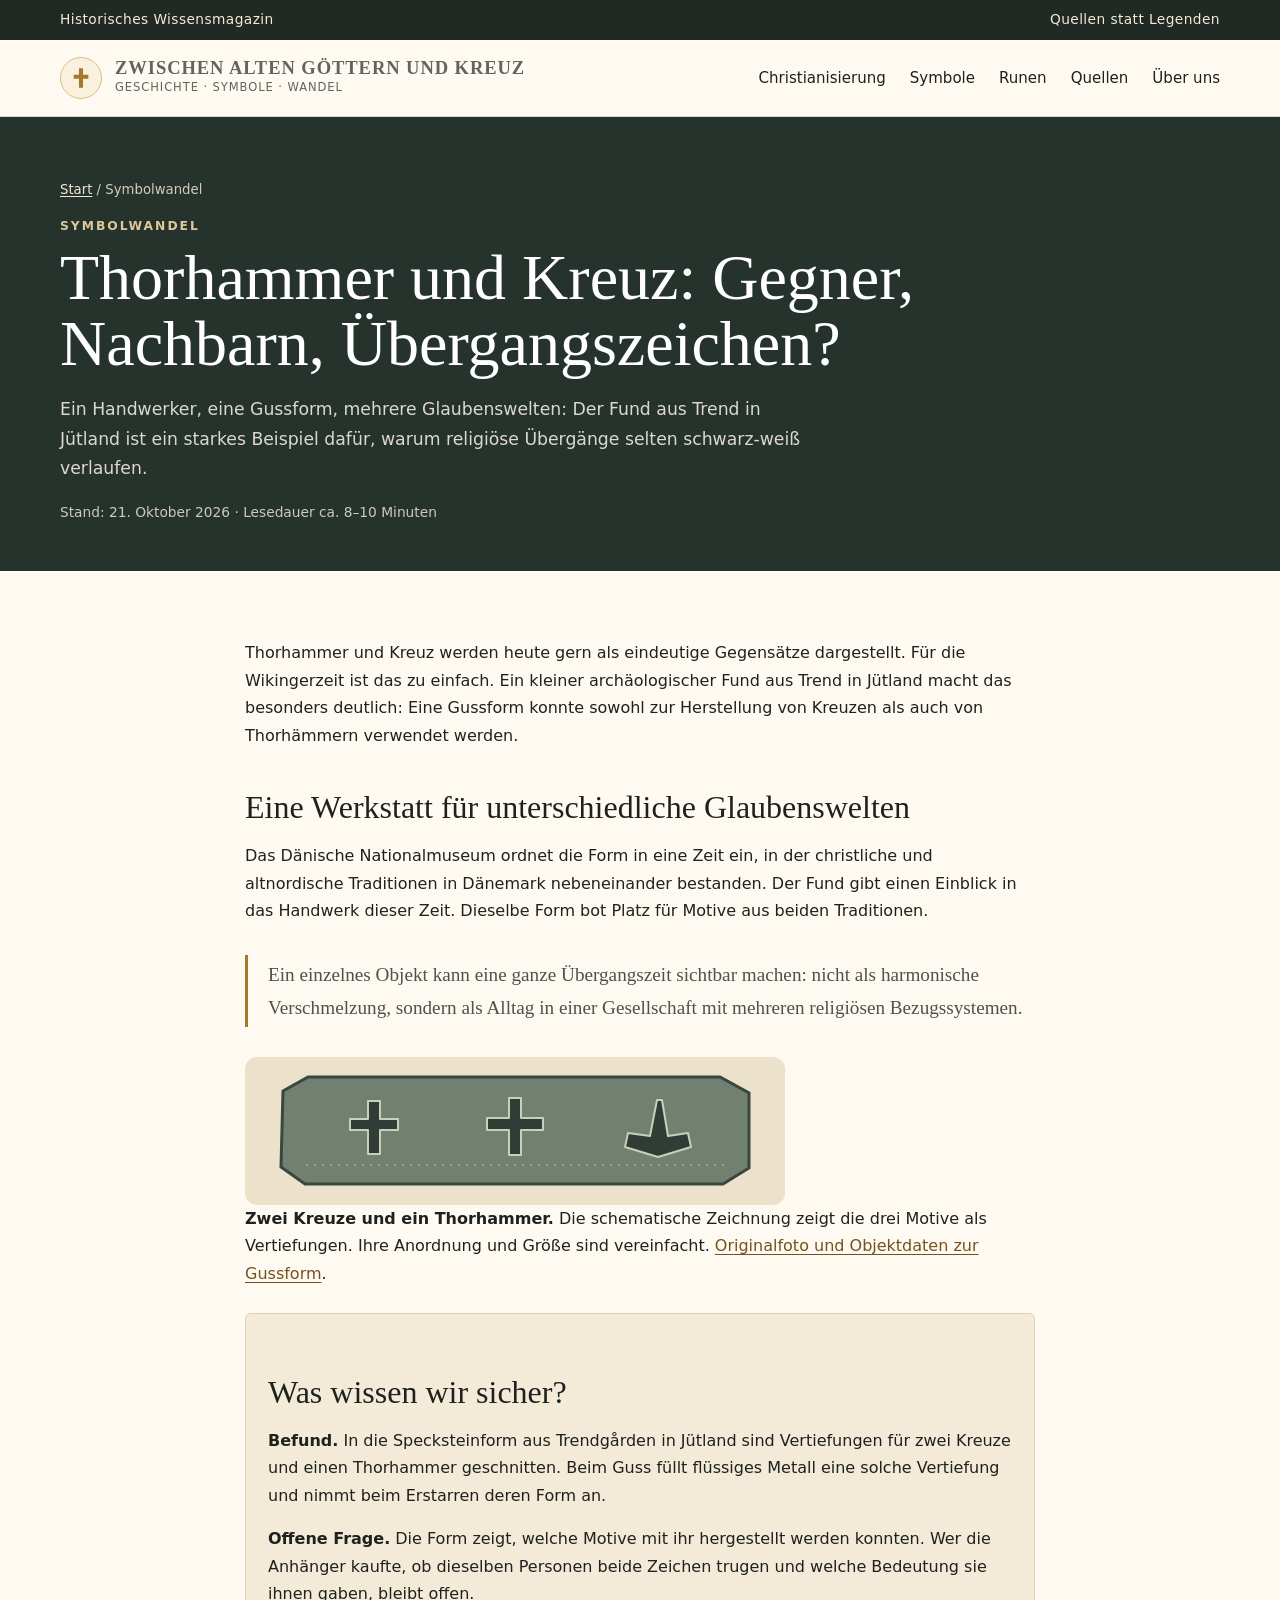
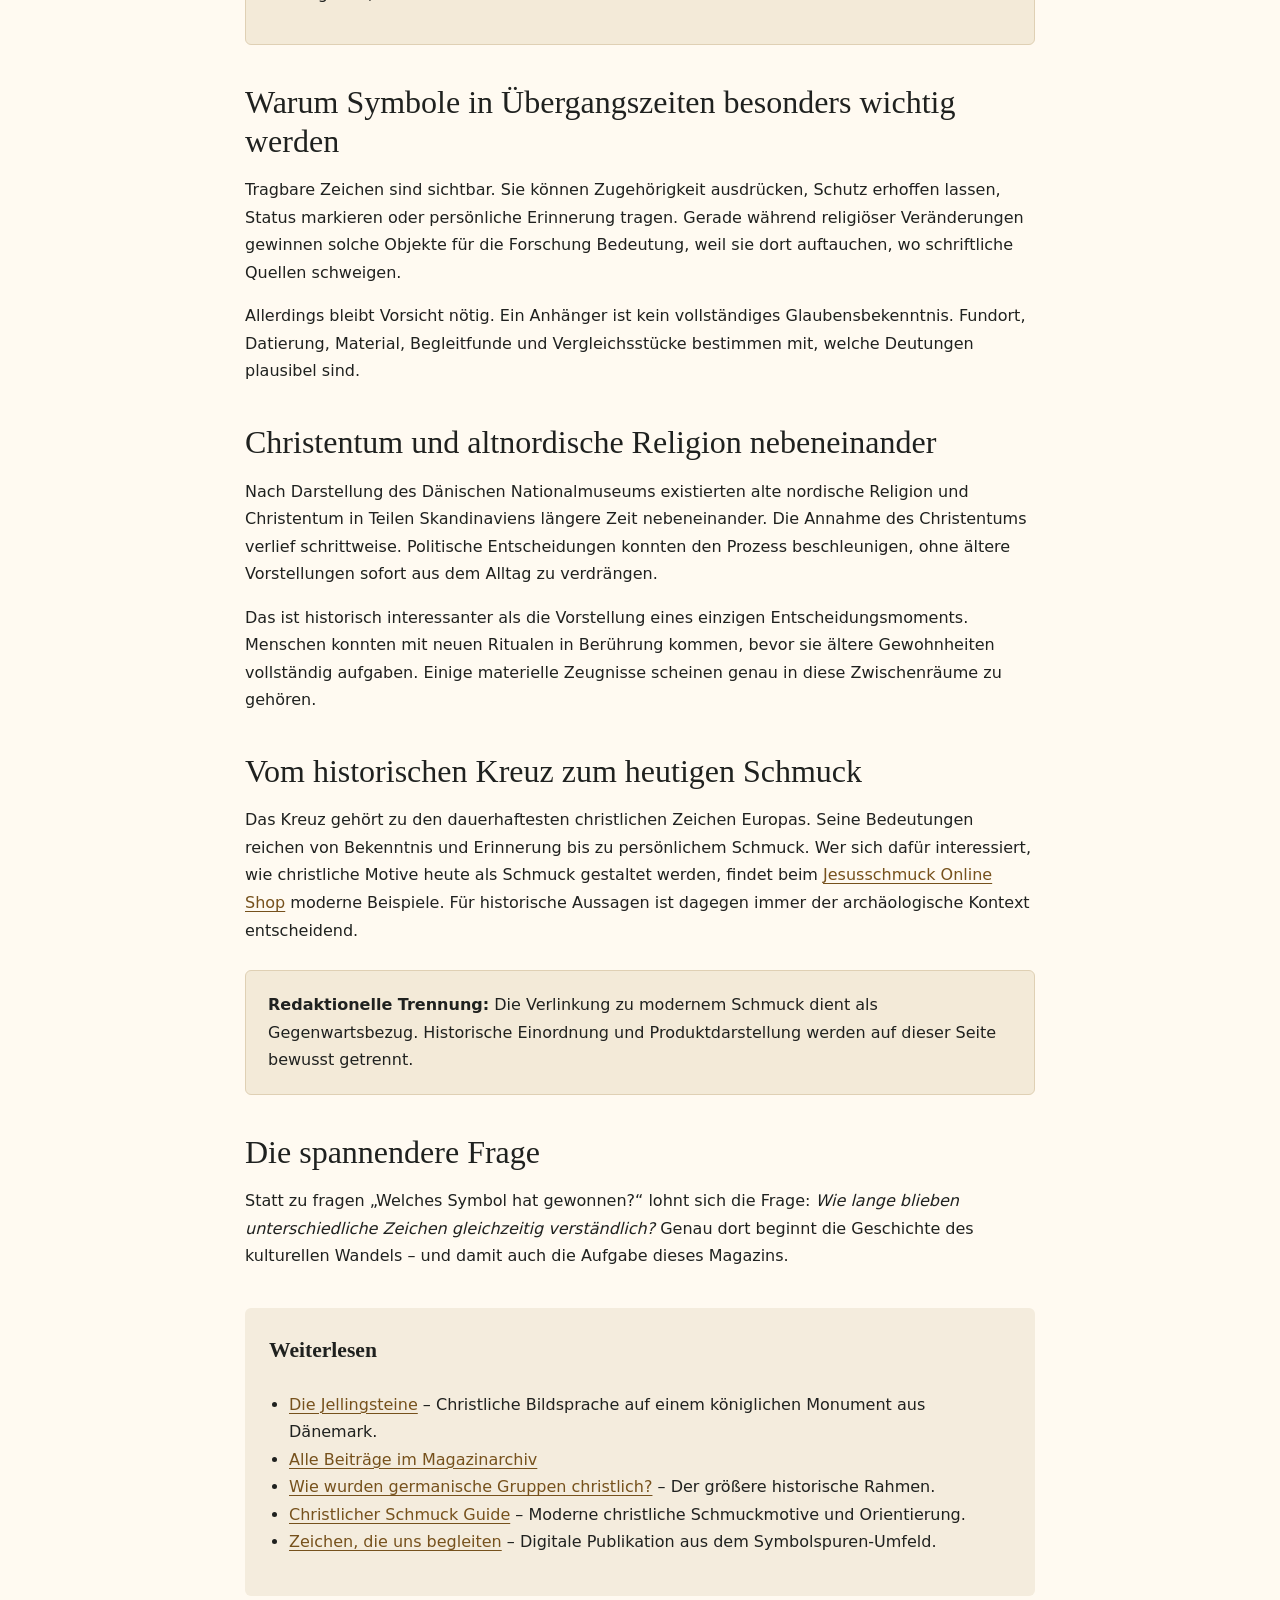
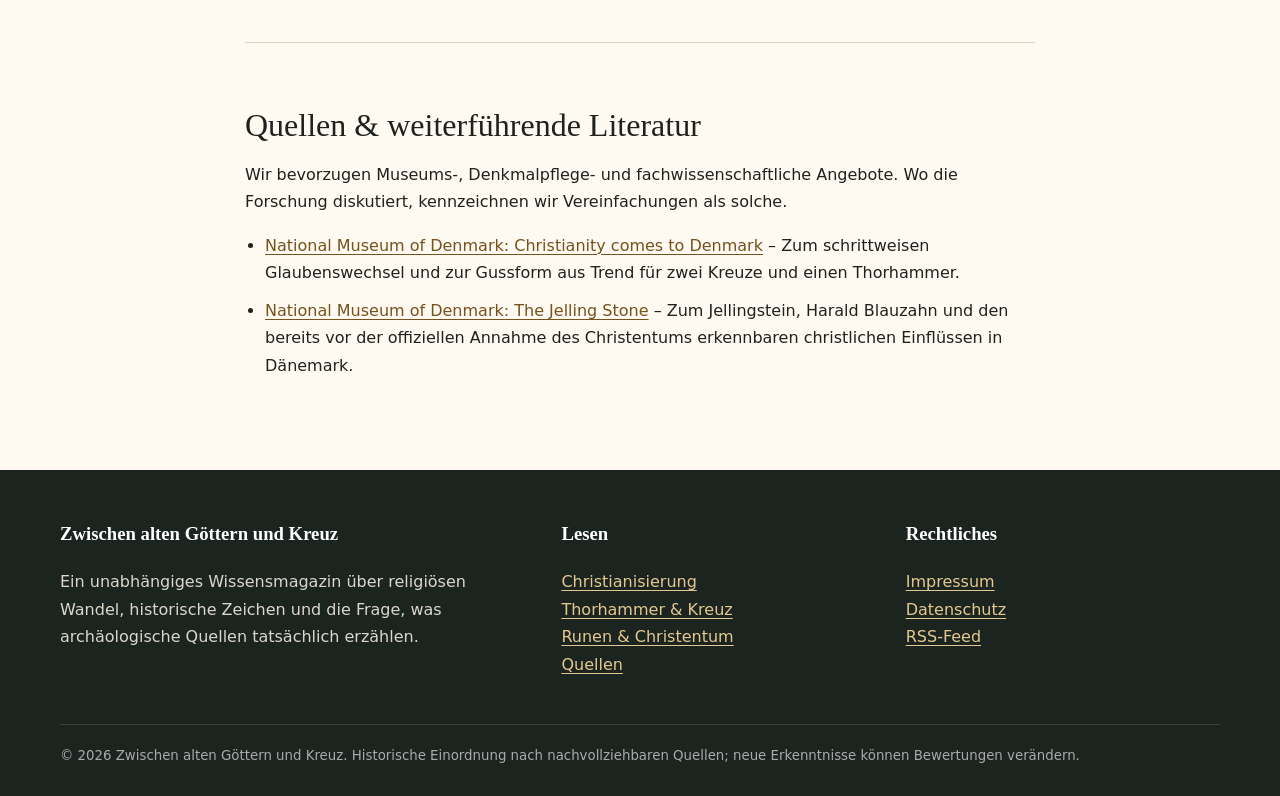
<file: thorhammer-und-kreuz/index.html>
<!DOCTYPE html>

<html lang="de">
<head>
<meta charset="utf-8"/>
<meta content="width=device-width,initial-scale=1" name="viewport"/>
<title>Thorhammer und Kreuz: Gegner, Nachbarn, Übergangszeichen? | Zwischen alten Göttern und Kreuz</title>
<meta content="Thorhammer und Kreuz in der Wikingerzeit: Was ein dänischer Gussformfund über religiöse Übergänge verrät." name="description"/>
<link href="https://alte-goetter-und-kreuz.github.io/thorhammer-und-kreuz/" rel="canonical"/>
<meta content="index,follow,max-image-preview:large" name="robots"/>
<meta content="#26332d" name="theme-color"/>
<link href="../assets/favicon.svg" rel="icon" type="image/svg+xml"/>
<link href="../assets/style.css" rel="stylesheet"/>
<meta content="article" property="og:type"/>
<meta content="Thorhammer und Kreuz: Gegner, Nachbarn, Übergangszeichen? | Zwischen alten Göttern und Kreuz" property="og:title"/>
<meta content="Thorhammer und Kreuz in der Wikingerzeit: Was ein dänischer Gussformfund über religiöse Übergänge verrät." property="og:description"/>
<meta content="https://alte-goetter-und-kreuz.github.io/thorhammer-und-kreuz/" property="og:url"/>
<meta content="Zwischen alten Göttern und Kreuz" property="og:site_name"/>
<script type="application/ld+json">{"@context": "https://schema.org", "@type": "Article", "name": "Thorhammer und Kreuz: Gegner, Nachbarn, Übergangszeichen? | Zwischen alten Göttern und Kreuz", "description": "Thorhammer und Kreuz in der Wikingerzeit: Was ein dänischer Gussformfund über religiöse Übergänge verrät.", "url": "https://alte-goetter-und-kreuz.github.io/thorhammer-und-kreuz/", "inLanguage": "de-DE", "headline": "Thorhammer und Kreuz: Gegner, Nachbarn, Übergangszeichen?", "datePublished": "2026-10-21", "dateModified": "2026-10-21", "mainEntityOfPage": "https://alte-goetter-und-kreuz.github.io/thorhammer-und-kreuz/", "isPartOf": {"@type": "WebSite", "name": "Zwischen alten Göttern und Kreuz", "url": "https://alte-goetter-und-kreuz.github.io/"}}</script>
<link href="https://alte-goetter-und-kreuz.github.io/feed.xml" rel="alternate" title="Zwischen alten Göttern und Kreuz – RSS" type="application/rss+xml"/><meta content="de_DE" property="og:locale"/><meta content="summary" name="twitter:card"/></head><body>
<a class="skip" href="#inhalt">Zum Inhalt</a>
<div class="topbar"><div class="wrap"><span>Historisches Wissensmagazin</span><span>Quellen statt Legenden</span></div></div>
<header class="site-head"><div class="wrap head-inner">
<a class="brand" href="../"><span class="brand-mark"><svg aria-hidden="true" viewbox="0 0 64 64"><path d="M27 8h10v16h13v10H37v22H27V34H14V24h13z" fill="#a6782d"></path></svg></span><span><strong>Zwischen alten Göttern und Kreuz</strong><span>Geschichte · Symbole · Wandel</span></span></a>
<button aria-controls="main-nav" aria-expanded="false" aria-label="Menü öffnen" class="menu-btn">Menü</button>
<nav aria-label="Hauptnavigation" id="main-nav"><ul>
<li><a href="../christianisierung/">Christianisierung</a></li>
<li><a href="../thorhammer-und-kreuz/">Symbole</a></li>
<li><a href="../runen-und-christentum/">Runen</a></li>
<li><a href="../quellen/">Quellen</a></li>
<li><a href="../ueber/">Über uns</a></li>
</ul></nav></div></header>
<main id="inhalt">
<section class="page-hero"><div class="wrap"><div class="breadcrumb"><a href="../">Start</a> / Symbolwandel</div><div class="kicker">Symbolwandel</div><h1>Thorhammer und Kreuz: Gegner, Nachbarn, Übergangszeichen?</h1><p>Ein Handwerker, eine Gussform, mehrere Glaubenswelten: Der Fund aus Trend in Jütland ist ein starkes Beispiel dafür, warum religiöse Übergänge selten schwarz-weiß verlaufen.</p><div class="article-meta">Stand: 21. Oktober 2026 · Lesedauer ca. 8–10 Minuten</div></div></section>
<article class="content">
<p>Thorhammer und Kreuz werden heute gern als eindeutige Gegensätze dargestellt. Für die Wikingerzeit ist das zu einfach. Ein kleiner archäologischer Fund aus Trend in Jütland macht das besonders deutlich: Eine Gussform konnte sowohl zur Herstellung von Kreuzen als auch von Thorhämmern verwendet werden.</p>
<h2>Eine Werkstatt für unterschiedliche Glaubenswelten</h2>
<p>Das Dänische Nationalmuseum ordnet die Form in eine Zeit ein, in der christliche und altnordische Traditionen in Dänemark nebeneinander bestanden. Der Fund gibt einen Einblick in das Handwerk dieser Zeit. Dieselbe Form bot Platz für Motive aus beiden Traditionen.</p>
<div class="quote">Ein einzelnes Objekt kann eine ganze Übergangszeit sichtbar machen: nicht als harmonische Verschmelzung, sondern als Alltag in einer Gesellschaft mit mehreren religiösen Bezugssystemen.</div>
<figure style="margin:1.5rem 0">
<svg xmlns="http://www.w3.org/2000/svg" aria-hidden="true" focusable="false" viewBox="0 0 540 148" width="540" height="148" style="display:block;width:100%;max-width:540px;height:auto">
<rect width="540" height="148" rx="12" fill="#ece1ca"/>
<path d="m38 34 25-14h412l29 16v75l-26 16H60l-24-17z" fill="#728071" stroke="#39473e" stroke-width="3"/>
<path d="M61 108h419" fill="none" stroke="#b8c0a6" stroke-dasharray="2 6"/>
<g fill="#303c35" stroke="#c8d0b7" stroke-width="2" stroke-linejoin="round">
<path d="M123 44h12v18h18v11h-18v24h-12V73h-18V62h18z"/>
<path d="M264 41h12v20h22v12h-22v25h-12V73h-22V61h22z"/>
<path d="M412 43h5l6 36 20-3 3 14-33 10-33-10 3-14 22 3z"/>
</g>
</svg>
<figcaption><strong>Zwei Kreuze und ein Thorhammer.</strong> Die schematische Zeichnung zeigt die drei Motive als Vertiefungen. Ihre Anordnung und Größe sind vereinfacht. <a href="https://naratonorwich.org/object/1149442/">Originalfoto und Objektdaten zur Gussform</a>.</figcaption>
</figure>
<aside class="note" aria-labelledby="trend-befund">
<h2 id="trend-befund">Was wissen wir sicher?</h2>
<p><strong>Befund.</strong> In die Specksteinform aus Trendgården in Jütland sind Vertiefungen für zwei Kreuze und einen Thorhammer geschnitten. Beim Guss füllt flüssiges Metall eine solche Vertiefung und nimmt beim Erstarren deren Form an.</p>
<p><strong>Offene Frage.</strong> Die Form zeigt, welche Motive mit ihr hergestellt werden konnten. Wer die Anhänger kaufte, ob dieselben Personen beide Zeichen trugen und welche Bedeutung sie ihnen gaben, bleibt offen.</p>
</aside>
<h2>Warum Symbole in Übergangszeiten besonders wichtig werden</h2>
<p>Tragbare Zeichen sind sichtbar. Sie können Zugehörigkeit ausdrücken, Schutz erhoffen lassen, Status markieren oder persönliche Erinnerung tragen. Gerade während religiöser Veränderungen gewinnen solche Objekte für die Forschung Bedeutung, weil sie dort auftauchen, wo schriftliche Quellen schweigen.</p>
<p>Allerdings bleibt Vorsicht nötig. Ein Anhänger ist kein vollständiges Glaubensbekenntnis. Fundort, Datierung, Material, Begleitfunde und Vergleichsstücke bestimmen mit, welche Deutungen plausibel sind.</p>
<h2>Christentum und altnordische Religion nebeneinander</h2>
<p>Nach Darstellung des Dänischen Nationalmuseums existierten alte nordische Religion und Christentum in Teilen Skandinaviens längere Zeit nebeneinander. Die Annahme des Christentums verlief schrittweise. Politische Entscheidungen konnten den Prozess beschleunigen, ohne ältere Vorstellungen sofort aus dem Alltag zu verdrängen.</p>
<p>Das ist historisch interessanter als die Vorstellung eines einzigen Entscheidungsmoments. Menschen konnten mit neuen Ritualen in Berührung kommen, bevor sie ältere Gewohnheiten vollständig aufgaben. Einige materielle Zeugnisse scheinen genau in diese Zwischenräume zu gehören.</p>
<h2>Vom historischen Kreuz zum heutigen Schmuck</h2>
<p>Das Kreuz gehört zu den dauerhaftesten christlichen Zeichen Europas. Seine Bedeutungen reichen von Bekenntnis und Erinnerung bis zu persönlichem Schmuck. Wer sich dafür interessiert, wie christliche Motive heute als Schmuck gestaltet werden, findet beim <a href="https://www.jesusschmuck.com/">Jesusschmuck Online Shop</a> moderne Beispiele. Für historische Aussagen ist dagegen immer der archäologische Kontext entscheidend.</p>
<div class="note"><strong>Redaktionelle Trennung:</strong> Die Verlinkung zu modernem Schmuck dient als Gegenwartsbezug. Historische Einordnung und Produktdarstellung werden auf dieser Seite bewusst getrennt.</div>
<h2>Die spannendere Frage</h2>
<p>Statt zu fragen „Welches Symbol hat gewonnen?“ lohnt sich die Frage: <em>Wie lange blieben unterschiedliche Zeichen gleichzeitig verständlich?</em> Genau dort beginnt die Geschichte des kulturellen Wandels – und damit auch die Aufgabe dieses Magazins.</p>
<div class="article-links"><h3>Weiterlesen</h3><ul><li><a href="../jellingsteine-harald-blauzahn/">Die Jellingsteine</a> – Christliche Bildsprache auf einem königlichen Monument aus Dänemark.</li><li><a href="../#magazinarchiv">Alle Beiträge im Magazinarchiv</a></li><li><a href="../christianisierung/">Wie wurden germanische Gruppen christlich?</a> – Der größere historische Rahmen.</li><li><a href="https://christlicherschmuckguide.wordpress.com/">Christlicher Schmuck Guide</a> – Moderne christliche Schmuckmotive und Orientierung.</li><li><a href="https://heyzine.com/flip-book/310cea502b.html">Zeichen, die uns begleiten</a> – Digitale Publikation aus dem Symbolspuren-Umfeld.</li></ul></div>
<div class="sources"><h2>Quellen &amp; weiterführende Literatur</h2><p>Wir bevorzugen Museums-, Denkmalpflege- und fachwissenschaftliche Angebote. Wo die Forschung diskutiert, kennzeichnen wir Vereinfachungen als solche.</p><ul><li><a href="https://en.natmus.dk/historical-knowledge/denmark/prehistoric-period-until-1050-ad/the-viking-age/religion-magic-death-and-rituals/christianity-comes-to-denmark/">National Museum of Denmark: Christianity comes to Denmark</a> – Zum schrittweisen Glaubenswechsel und zur Gussform aus Trend für zwei Kreuze und einen Thorhammer.</li><li><a href="https://en.natmus.dk/historical-knowledge/denmark/prehistoric-period-until-1050-ad/the-viking-age/the-monuments-at-jelling/the-jelling-stone/">National Museum of Denmark: The Jelling Stone</a> – Zum Jellingstein, Harald Blauzahn und den bereits vor der offiziellen Annahme des Christentums erkennbaren christlichen Einflüssen in Dänemark.</li></ul></div>
</article></main>
<footer class="footer"><div class="wrap"><div class="footer-grid">
<div><h3>Zwischen alten Göttern und Kreuz</h3><p>Ein unabhängiges Wissensmagazin über religiösen Wandel, historische Zeichen und die Frage, was archäologische Quellen tatsächlich erzählen.</p></div>
<div><h3>Lesen</h3><p><a href="../christianisierung/">Christianisierung</a><br/><a href="../thorhammer-und-kreuz/">Thorhammer &amp; Kreuz</a><br/><a href="../runen-und-christentum/">Runen &amp; Christentum</a><br/><a href="../quellen/">Quellen</a></p></div>
<div><h3>Rechtliches</h3><p><a href="../impressum/">Impressum</a><br/><a href="../datenschutz/">Datenschutz</a><br/><a href="../feed.xml">RSS-Feed</a></p></div>
</div><small>© 2026 Zwischen alten Göttern und Kreuz. Historische Einordnung nach nachvollziehbaren Quellen; neue Erkenntnisse können Bewertungen verändern.</small></div></footer>
<script src="../assets/main.js"></script></body></html>
</file>
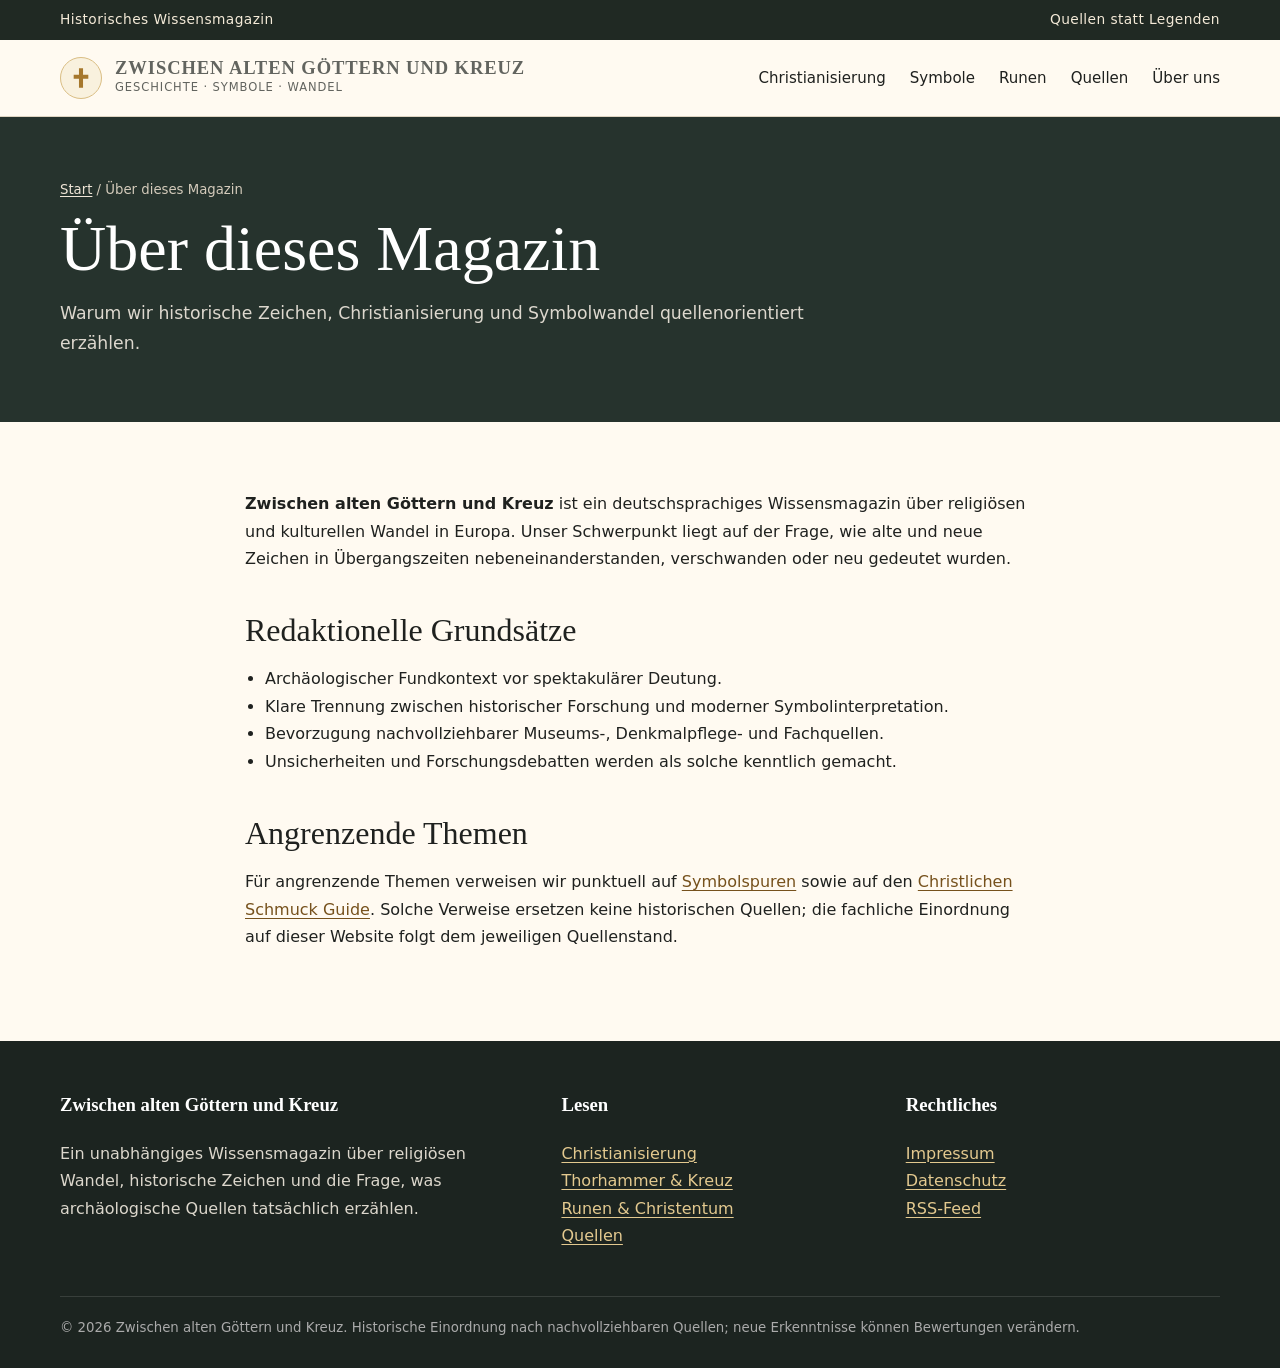
<file: ueber/index.html>
<!DOCTYPE html>

<html lang="de">
<head>
<meta charset="utf-8"/>
<meta content="width=device-width,initial-scale=1" name="viewport"/>
<title>Über dieses Magazin | Zwischen alten Göttern und Kreuz</title>
<meta content="Warum wir historische Zeichen, Christianisierung und Symbolwandel quellenorientiert erzählen." name="description"/>
<link href="https://alte-goetter-und-kreuz.github.io/ueber/" rel="canonical"/>
<meta content="index,follow,max-image-preview:large" name="robots"/>
<meta content="#26332d" name="theme-color"/>
<link href="../assets/favicon.svg" rel="icon" type="image/svg+xml"/>
<link href="../assets/style.css" rel="stylesheet"/>
<meta content="website" property="og:type"/>
<meta content="Über dieses Magazin | Zwischen alten Göttern und Kreuz" property="og:title"/>
<meta content="Warum wir historische Zeichen, Christianisierung und Symbolwandel quellenorientiert erzählen." property="og:description"/>
<meta content="https://alte-goetter-und-kreuz.github.io/ueber/" property="og:url"/>
<meta content="Zwischen alten Göttern und Kreuz" property="og:site_name"/>
<script type="application/ld+json">
{"@context": "https://schema.org", "@type": "WebPage", "name": "Über dieses Magazin | Zwischen alten Göttern und Kreuz", "description": "Warum wir historische Zeichen, Christianisierung und Symbolwandel quellenorientiert erzählen.", "url": "https://alte-goetter-und-kreuz.github.io/ueber/", "inLanguage": "de-DE"}
</script>
<link href="https://alte-goetter-und-kreuz.github.io/feed.xml" rel="alternate" title="Zwischen alten Göttern und Kreuz – RSS" type="application/rss+xml"/><meta content="de_DE" property="og:locale"/><meta content="summary" name="twitter:card"/></head><body>
<a class="skip" href="#inhalt">Zum Inhalt</a>
<div class="topbar"><div class="wrap"><span>Historisches Wissensmagazin</span><span>Quellen statt Legenden</span></div></div>
<header class="site-head"><div class="wrap head-inner">
<a class="brand" href="../"><span class="brand-mark"><svg aria-hidden="true" viewbox="0 0 64 64"><path d="M27 8h10v16h13v10H37v22H27V34H14V24h13z" fill="#a6782d"></path></svg></span><span><strong>Zwischen alten Göttern und Kreuz</strong><span>Geschichte · Symbole · Wandel</span></span></a>
<button aria-controls="main-nav" aria-expanded="false" aria-label="Menü öffnen" class="menu-btn">Menü</button>
<nav aria-label="Hauptnavigation" id="main-nav"><ul>
<li><a href="../christianisierung/">Christianisierung</a></li>
<li><a href="../thorhammer-und-kreuz/">Symbole</a></li>
<li><a href="../runen-und-christentum/">Runen</a></li>
<li><a href="../quellen/">Quellen</a></li>
<li><a href="../ueber/">Über uns</a></li>
</ul></nav></div></header>
<main id="inhalt"><section class="page-hero"><div class="wrap"><div class="breadcrumb"><a href="../">Start</a> / Über dieses Magazin</div><h1>Über dieses Magazin</h1><p>Warum wir historische Zeichen, Christianisierung und Symbolwandel quellenorientiert erzählen.</p></div></section><section class="content">
<p><strong>Zwischen alten Göttern und Kreuz</strong> ist ein deutschsprachiges Wissensmagazin über religiösen und kulturellen Wandel in Europa. Unser Schwerpunkt liegt auf der Frage, wie alte und neue Zeichen in Übergangszeiten nebeneinanderstanden, verschwanden oder neu gedeutet wurden.</p>
<h2>Redaktionelle Grundsätze</h2><ul><li>Archäologischer Fundkontext vor spektakulärer Deutung.</li><li>Klare Trennung zwischen historischer Forschung und moderner Symbolinterpretation.</li><li>Bevorzugung nachvollziehbarer Museums-, Denkmalpflege- und Fachquellen.</li><li>Unsicherheiten und Forschungsdebatten werden als solche kenntlich gemacht.</li></ul>
<h2>Angrenzende Themen</h2><p>Für angrenzende Themen verweisen wir punktuell auf <a href="https://www.symbolspuren.com/">Symbolspuren</a> sowie auf den <a href="https://christlicherschmuckguide.wordpress.com/">Christlichen Schmuck Guide</a>. Solche Verweise ersetzen keine historischen Quellen; die fachliche Einordnung auf dieser Website folgt dem jeweiligen Quellenstand.</p>
</section></main>
<footer class="footer"><div class="wrap"><div class="footer-grid">
<div><h3>Zwischen alten Göttern und Kreuz</h3><p>Ein unabhängiges Wissensmagazin über religiösen Wandel, historische Zeichen und die Frage, was archäologische Quellen tatsächlich erzählen.</p></div>
<div><h3>Lesen</h3><p><a href="../christianisierung/">Christianisierung</a><br/><a href="../thorhammer-und-kreuz/">Thorhammer &amp; Kreuz</a><br/><a href="../runen-und-christentum/">Runen &amp; Christentum</a><br/><a href="../quellen/">Quellen</a></p></div>
<div><h3>Rechtliches</h3><p><a href="../impressum/">Impressum</a><br/><a href="../datenschutz/">Datenschutz</a><br/><a href="../feed.xml">RSS-Feed</a></p></div>
</div><small>© 2026 Zwischen alten Göttern und Kreuz. Historische Einordnung nach nachvollziehbaren Quellen; neue Erkenntnisse können Bewertungen verändern.</small></div></footer>
<script src="../assets/main.js"></script></body></html>
</file>
<file: assets/style.css>
:root{
  --ink:#1f211f; --muted:#62645f; --paper:#f5efe3; --paper2:#fffaf1;
  --gold:#a6782d; --gold2:#d9bd83; --forest:#2d3a33; --line:#ded4c1;
  --shadow:0 18px 50px rgba(35,29,18,.08);
}
*{box-sizing:border-box}
html{scroll-behavior:smooth}
body{margin:0;background:var(--paper2);color:var(--ink);font-family:Inter,ui-sans-serif,system-ui,-apple-system,BlinkMacSystemFont,"Segoe UI",sans-serif;line-height:1.72}
a{color:#76511c;text-decoration-thickness:.08em;text-underline-offset:.18em}
a:hover{color:#3f2b0f}
img{max-width:100%;height:auto}
.wrap{width:min(1160px,calc(100% - 38px));margin:auto}
.skip{position:absolute;left:-9999px}.skip:focus{left:12px;top:12px;background:#fff;padding:10px;z-index:50}
.topbar{background:#202923;color:#f4ead8;font-size:.86rem;letter-spacing:.03em}
.topbar .wrap{padding:.5rem 0;display:flex;justify-content:space-between;gap:1rem}
.site-head{background:rgba(255,250,241,.96);border-bottom:1px solid var(--line);position:sticky;top:0;z-index:20;backdrop-filter:blur(12px)}
.head-inner{display:flex;align-items:center;justify-content:space-between;min-height:76px;gap:24px}
.brand{display:flex;align-items:center;gap:13px;color:var(--ink);text-decoration:none}
.brand-mark{width:42px;height:42px;border:1px solid var(--gold2);border-radius:50%;display:grid;place-items:center;background:#f9f1de}
.brand-mark svg{width:26px;height:26px}
.brand strong{font-family:Georgia,"Times New Roman",serif;font-size:1.16rem;display:block;line-height:1.05}
.brand span{font-size:.72rem;color:var(--muted);letter-spacing:.08em;text-transform:uppercase}
nav ul{display:flex;gap:24px;list-style:none;padding:0;margin:0}
nav a{text-decoration:none;color:var(--ink);font-size:.94rem}
.menu-btn{display:none;border:1px solid var(--line);background:#fff;border-radius:8px;padding:.55rem .7rem}
.hero{background:
radial-gradient(circle at 88% 12%, rgba(200,160,86,.18), transparent 26%),
linear-gradient(135deg,#26332d 0%,#1d2521 58%,#3b2e1d 100%);color:#fff;overflow:hidden}
.hero .wrap{display:grid;grid-template-columns:1.15fr .85fr;gap:50px;align-items:center;padding:82px 0 74px}
.kicker{font-size:.77rem;text-transform:uppercase;letter-spacing:.16em;color:#ddc89c;font-weight:700}
.hero h1,.page-hero h1{font-family:Georgia,"Times New Roman",serif;font-weight:500;line-height:1.04;margin:.5rem 0 1rem}
.hero h1{font-size:clamp(3rem,6vw,5.9rem);max-width:880px}
.hero p{font-size:1.16rem;color:#e7e2d8;max-width:700px}
.actions{display:flex;flex-wrap:wrap;gap:12px;margin-top:28px}
.btn{display:inline-block;border-radius:4px;padding:.8rem 1.05rem;text-decoration:none;font-weight:650}
.btn.primary{background:#d3b16b;color:#1f211f}
.btn.ghost{border:1px solid rgba(255,255,255,.4);color:#fff}
.hero-symbol{min-height:380px;display:grid;place-items:center;position:relative}
.orbit{width:min(360px,80vw);aspect-ratio:1;border:1px solid rgba(238,212,160,.35);border-radius:50%;position:relative;display:grid;place-items:center}
.orbit:before,.orbit:after{content:"";position:absolute;border:1px solid rgba(238,212,160,.18);border-radius:50%}
.orbit:before{inset:34px}.orbit:after{inset:78px}
.cross{width:86px;height:180px;background:linear-gradient(#d3b16b,#f1dcae);clip-path:polygon(36% 0,64% 0,64% 30%,100% 30%,100% 48%,64% 48%,64% 100%,36% 100%,36% 48%,0 48%,0 30%,36% 30%);filter:drop-shadow(0 5px 18px rgba(0,0,0,.3))}
.rune{position:absolute;color:#dfc88f;font-family:Georgia,serif;font-size:2rem;opacity:.82}
.r1{top:14%;left:10%}.r2{right:8%;top:31%}.r3{left:15%;bottom:11%}
.section{padding:66px 0}
.section.alt{background:#f2eadb}
.section h2,.content h2{font-family:Georgia,"Times New Roman",serif;font-weight:500;line-height:1.2;font-size:clamp(2rem,4vw,3.1rem);margin:.1rem 0 .7rem}
.lead{font-size:1.08rem;color:var(--muted);max-width:760px}
.grid{display:grid;grid-template-columns:repeat(3,1fr);gap:22px;margin-top:32px}
.card{background:#fff;border:1px solid var(--line);box-shadow:var(--shadow);padding:26px;border-radius:8px}
.card .tag{font-size:.72rem;text-transform:uppercase;letter-spacing:.12em;color:var(--gold);font-weight:750}
.card h3{font-family:Georgia,"Times New Roman",serif;font-size:1.55rem;line-height:1.25;margin:.5rem 0}
.card p{color:var(--muted)}
.card a.more{font-weight:700;text-decoration:none}
.timeline{display:grid;grid-template-columns:repeat(4,1fr);gap:0;margin-top:34px;border:1px solid var(--line)}
.timeline div{padding:24px;background:#fff;border-right:1px solid var(--line)}
.timeline div:last-child{border-right:0}
.timeline b{font-family:Georgia,serif;font-size:1.35rem;color:#7b571d;display:block}
.quote{border-left:3px solid var(--gold);padding:3px 0 3px 20px;margin:30px 0;color:#4e514d;font-family:Georgia,serif;font-size:1.2rem}
.links-grid{display:grid;grid-template-columns:repeat(2,1fr);gap:18px;margin-top:28px}
.linkbox{border-top:2px solid var(--gold2);background:#fff;padding:21px}
.linkbox strong{font-family:Georgia,serif;font-size:1.2rem;display:block}
.page-hero{background:#26332d;color:#fff;padding:62px 0 46px}
.page-hero h1{font-size:clamp(2.7rem,5vw,4.7rem);max-width:900px}
.page-hero p{color:#ddd8ce;max-width:760px;font-size:1.08rem}
.content{width:min(790px,calc(100% - 38px));margin:0 auto;padding:52px 0 74px}
.content p{margin:1rem 0}
.content h2{margin-top:2.4rem;font-size:2rem}
.content h3{font-family:Georgia,serif;margin-top:2rem;font-size:1.35rem}
.content ul{padding-left:1.25rem}
.note{background:#f3ead8;border:1px solid #dfd0b4;padding:20px 22px;border-radius:6px;margin:26px 0}
.sources{margin-top:46px;border-top:1px solid var(--line);padding-top:25px}
.sources li{margin:.65rem 0}
.breadcrumb{font-size:.83rem;color:#d4cbbb;margin-bottom:14px}
.breadcrumb a{color:#efe6d7}
.article-meta{font-size:.86rem;color:#cfc8bc}
.article-links{margin-top:38px;background:#f4ecdd;padding:24px;border-radius:6px}
.article-links h3{margin-top:0}
.footer{background:#1c2420;color:#dcd7cc;padding:48px 0 28px}
.footer-grid{display:grid;grid-template-columns:1.5fr 1fr 1fr;gap:30px}
.footer h3{font-family:Georgia,serif;color:#fff;margin-top:0}
.footer a{color:#e3c98f}
.footer small{display:block;border-top:1px solid rgba(255,255,255,.12);padding-top:20px;margin-top:30px;color:#aaa}
@media(max-width:850px){
 .hero .wrap{grid-template-columns:1fr;padding:60px 0}.hero-symbol{min-height:270px}
 .grid{grid-template-columns:1fr}.timeline{grid-template-columns:1fr 1fr}.timeline div{border-bottom:1px solid var(--line)}
 nav{display:none}.menu-btn{display:block}nav.open{display:block;position:absolute;top:76px;left:0;right:0;background:#fff;border-bottom:1px solid var(--line);padding:16px 20px}nav.open ul{flex-direction:column;gap:12px}
 .links-grid,.footer-grid{grid-template-columns:1fr}
}
@media(max-width:520px){.timeline{grid-template-columns:1fr}.hero h1{font-size:3rem}.topbar .wrap{display:block}}
</file>
